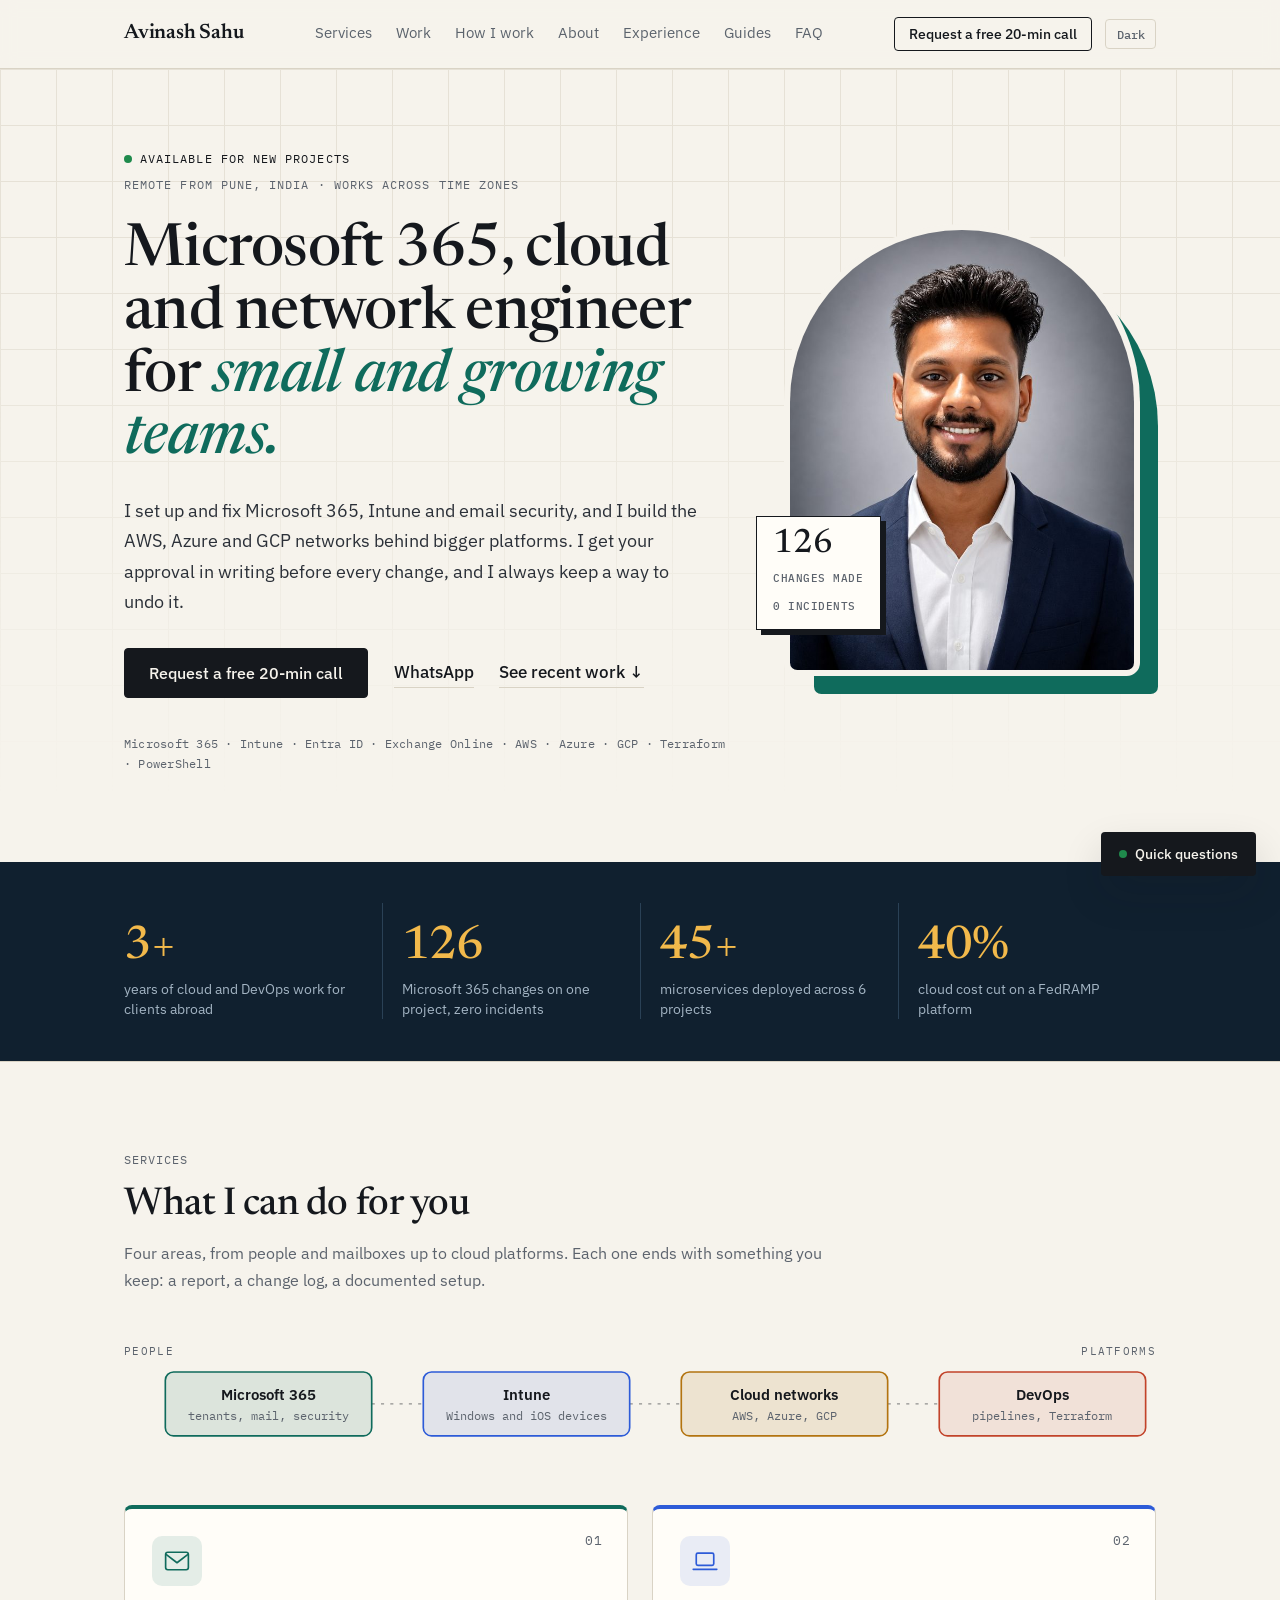
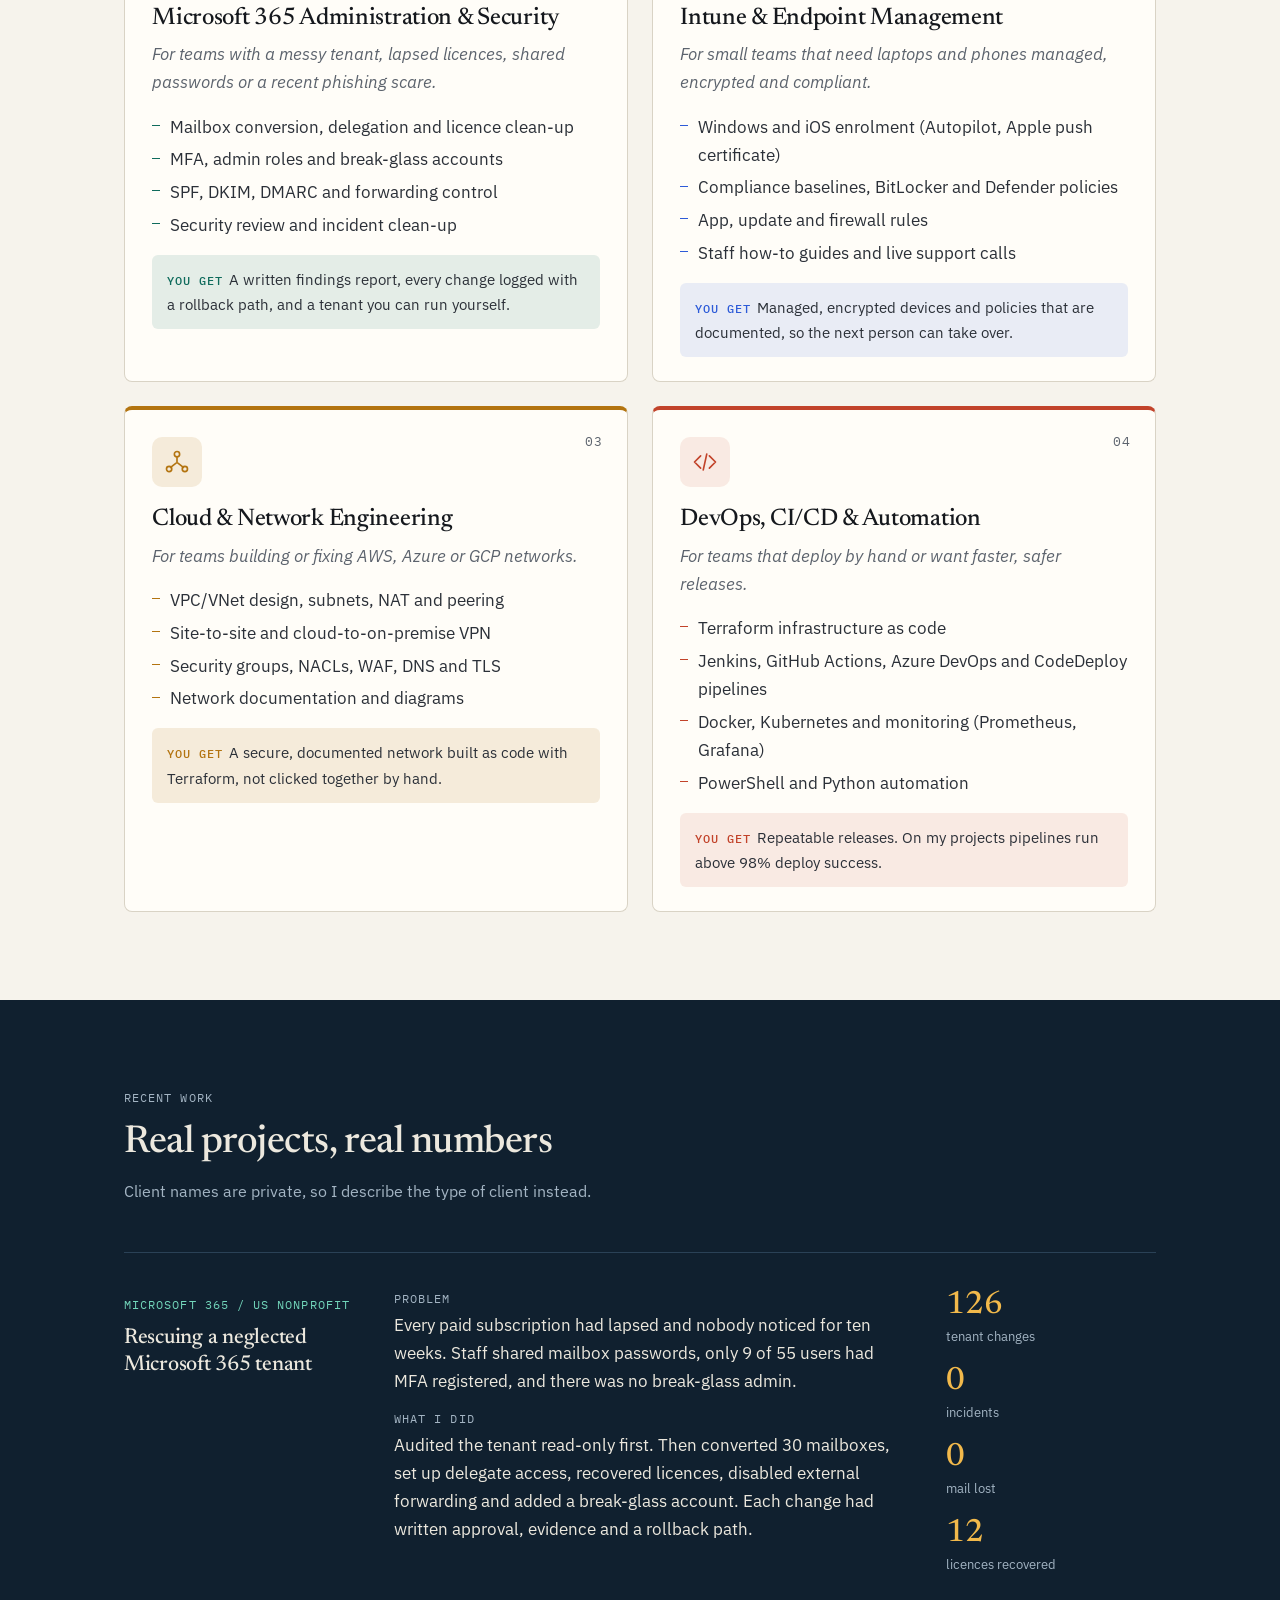
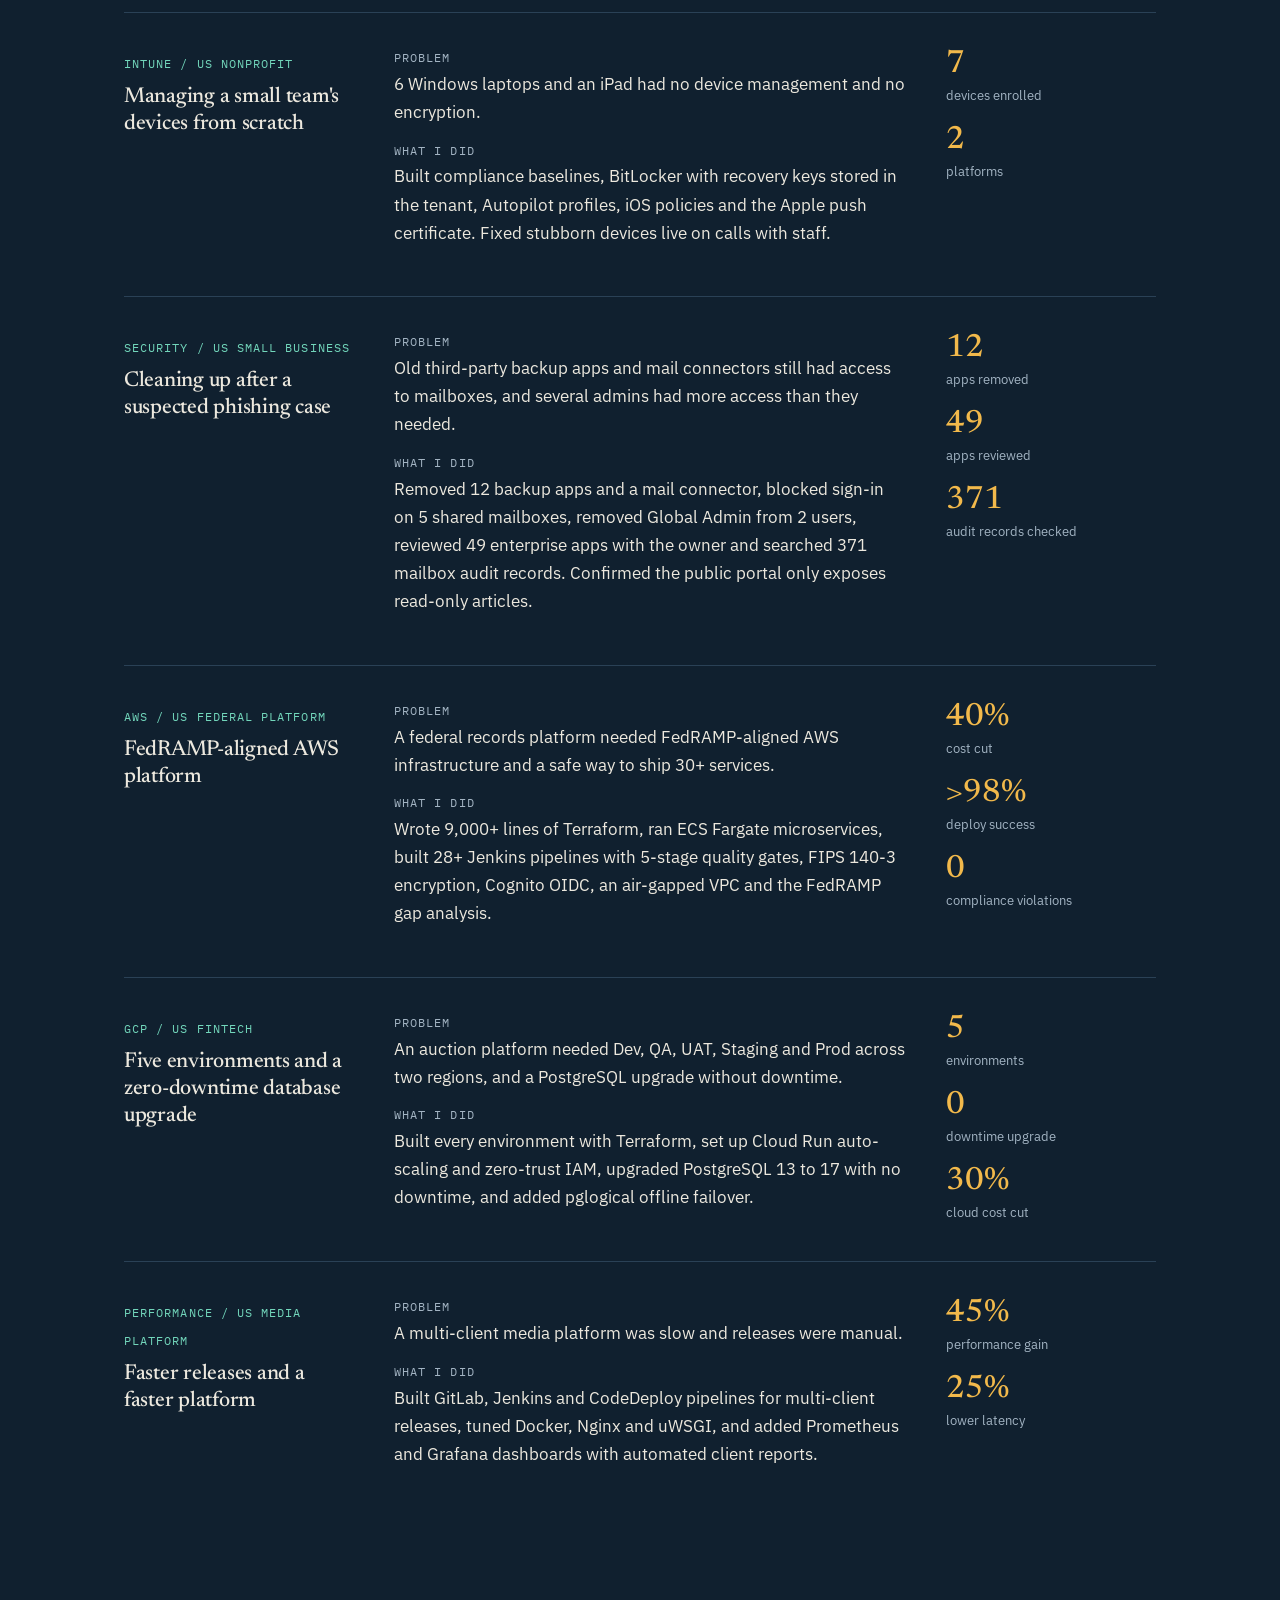
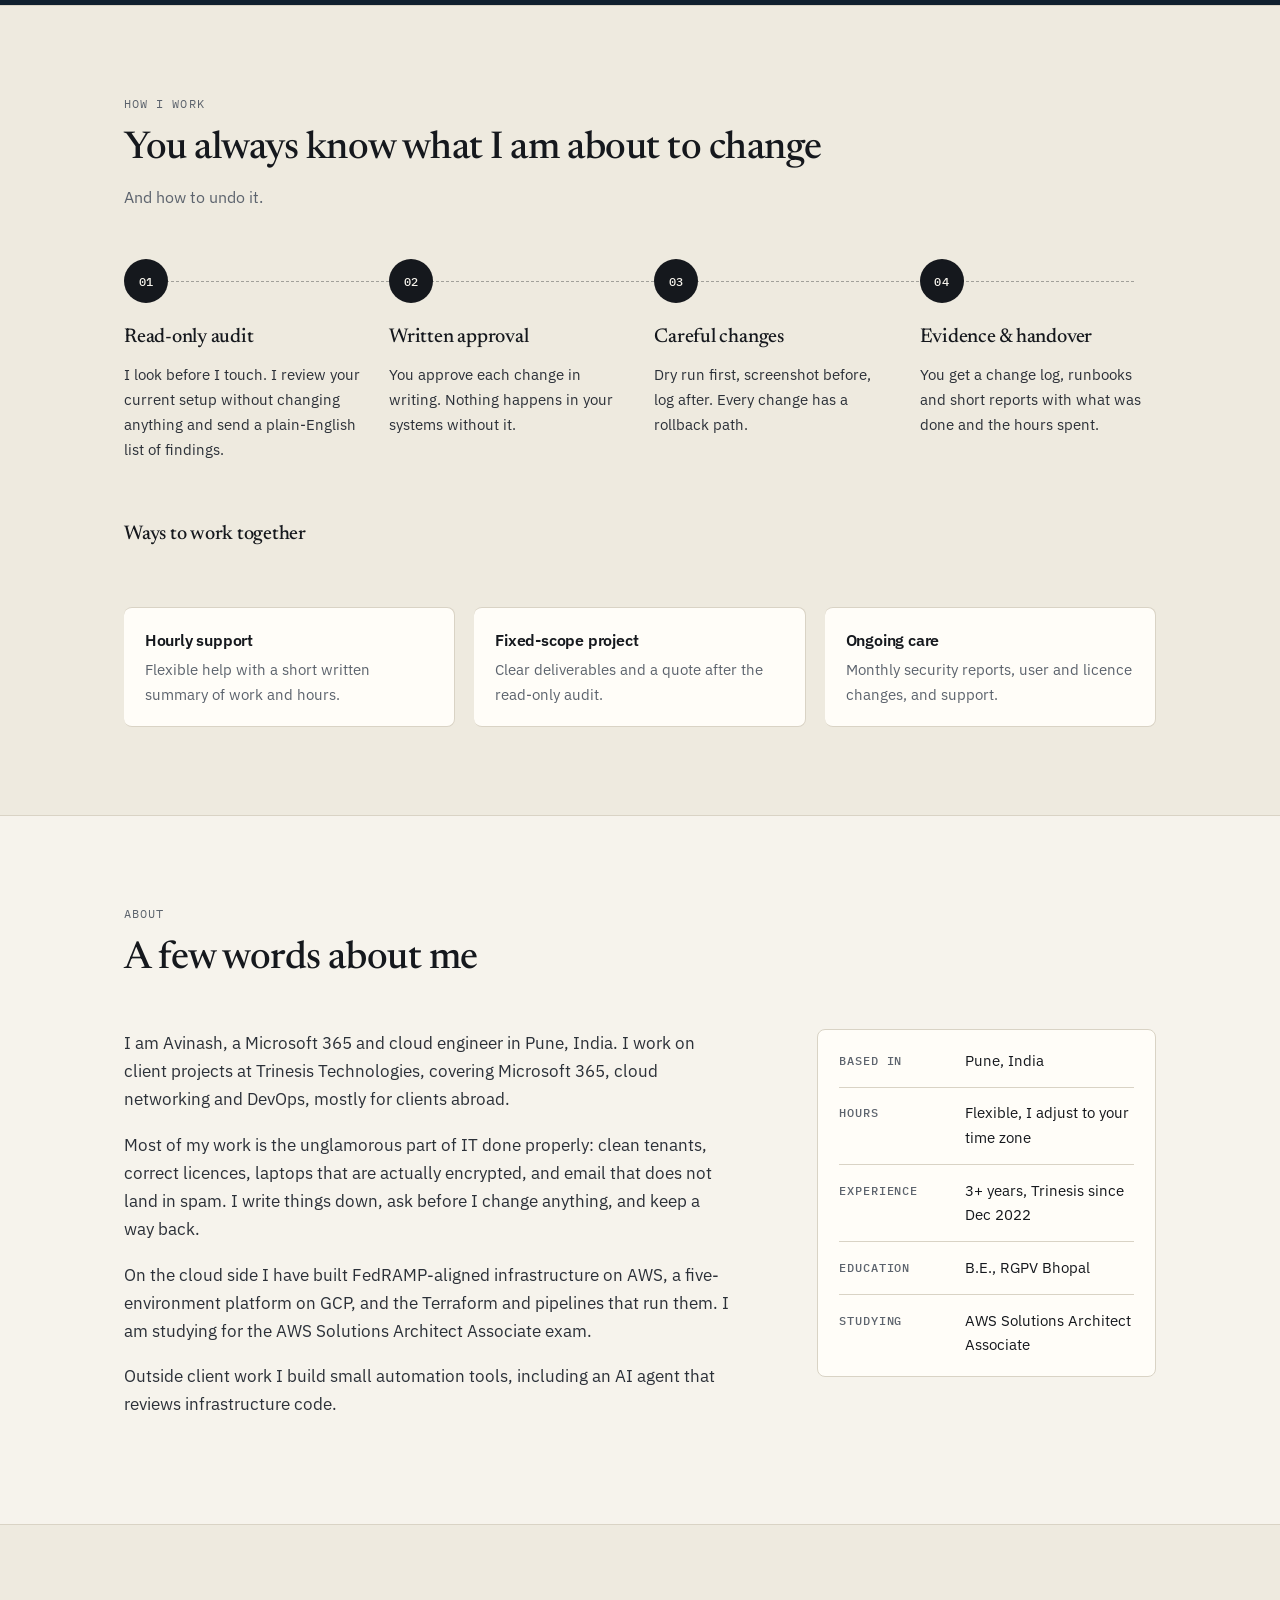
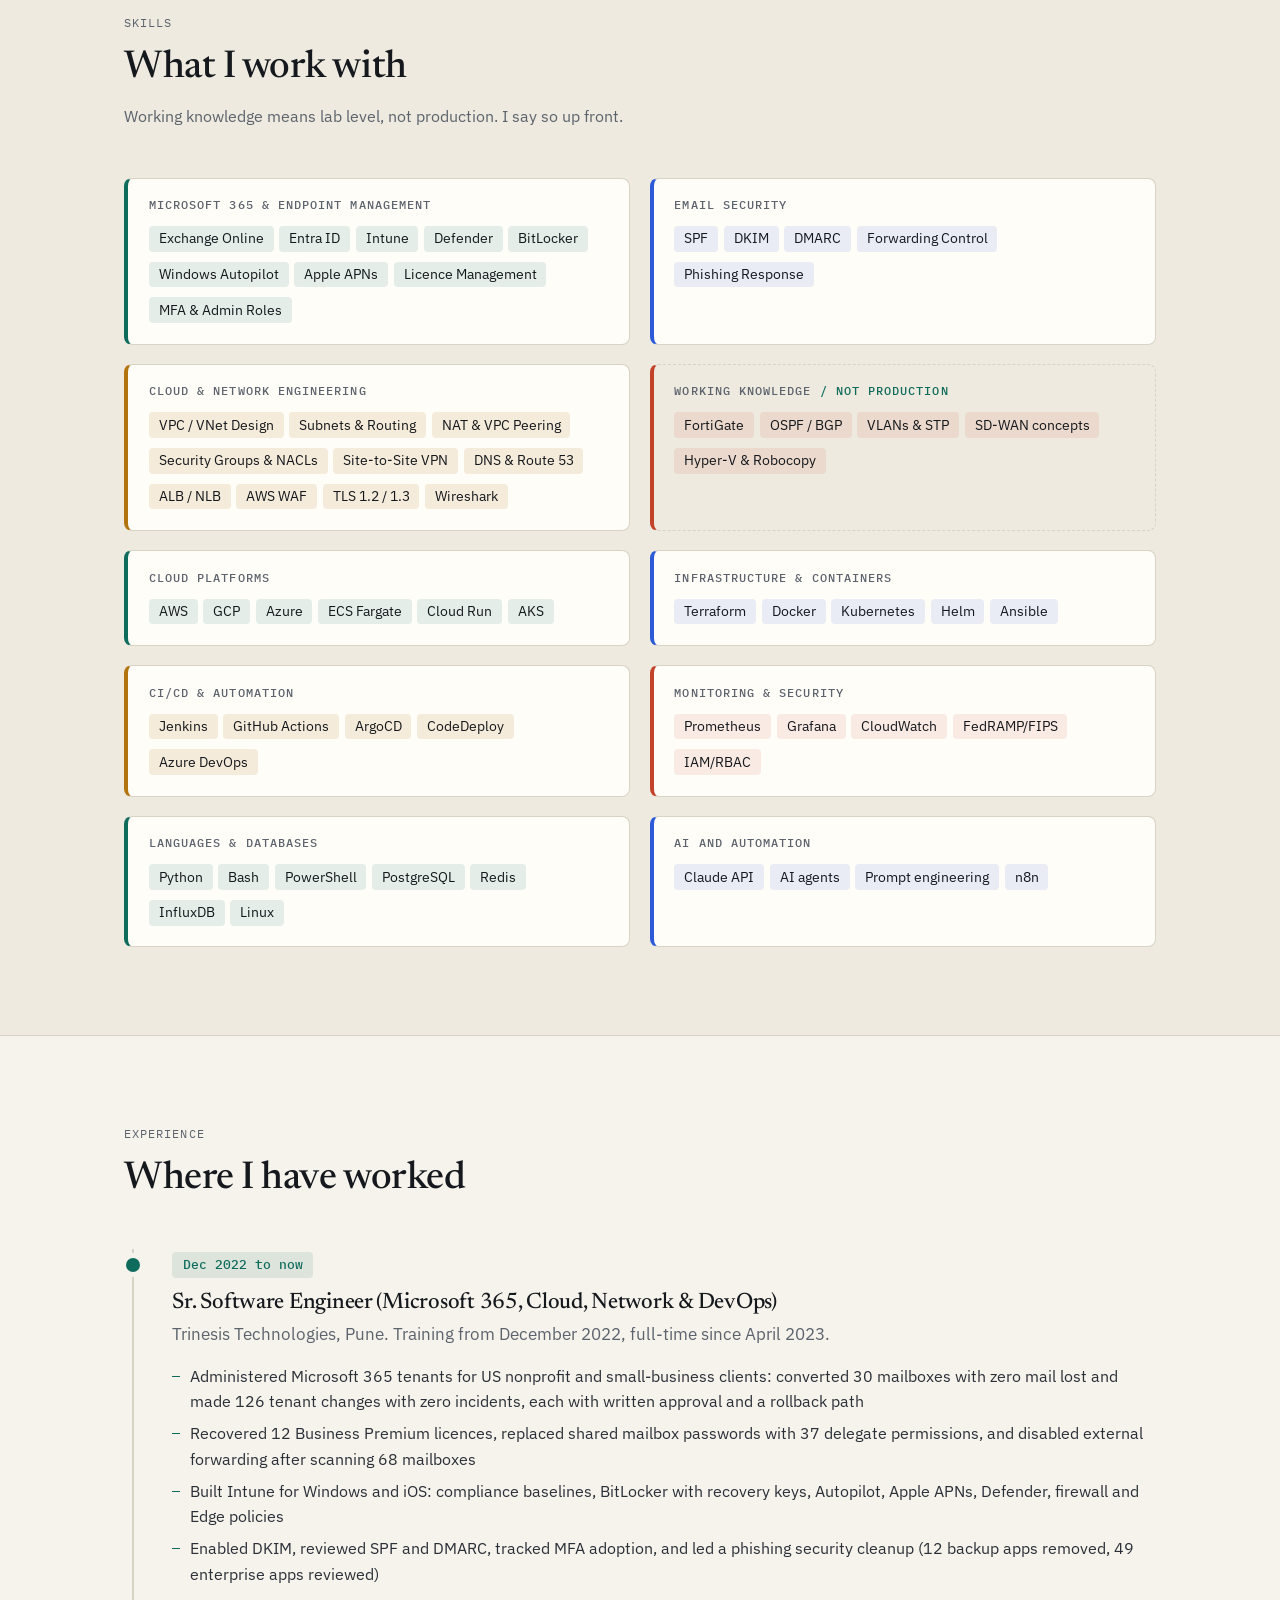
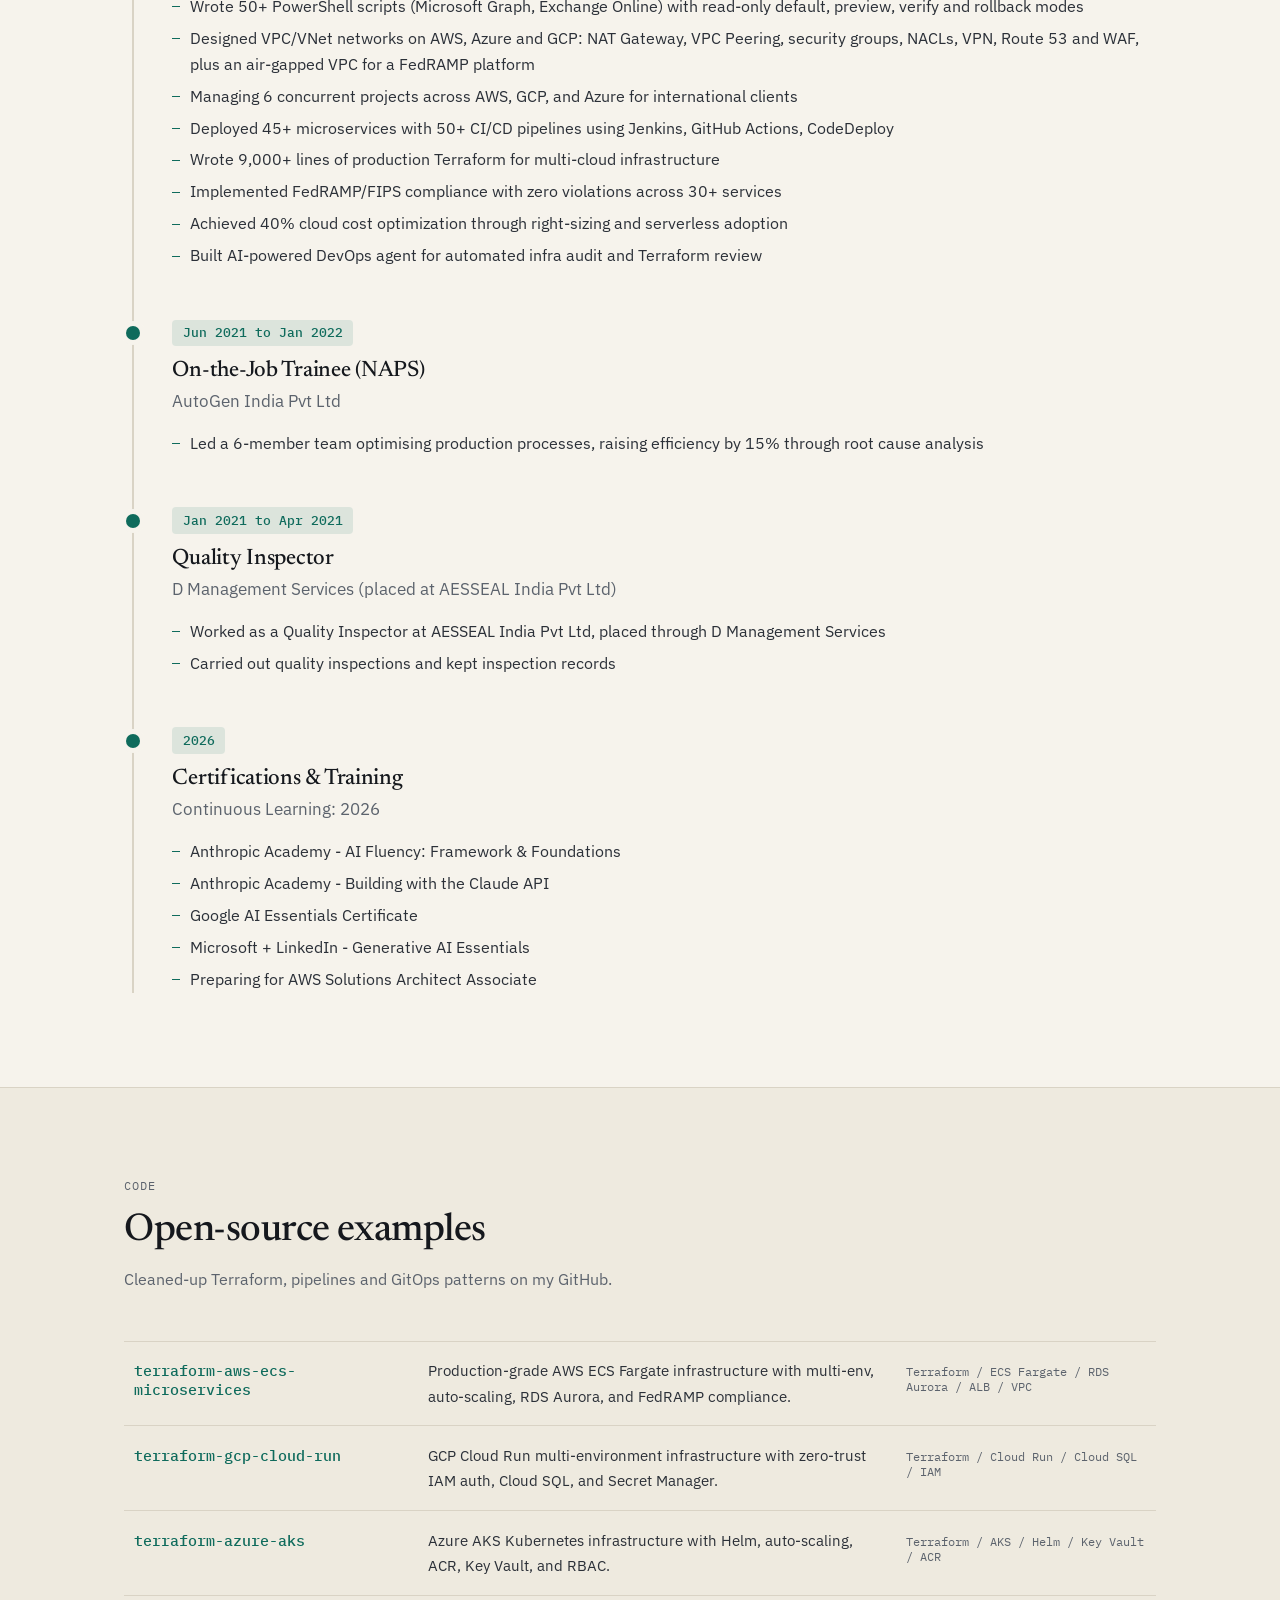
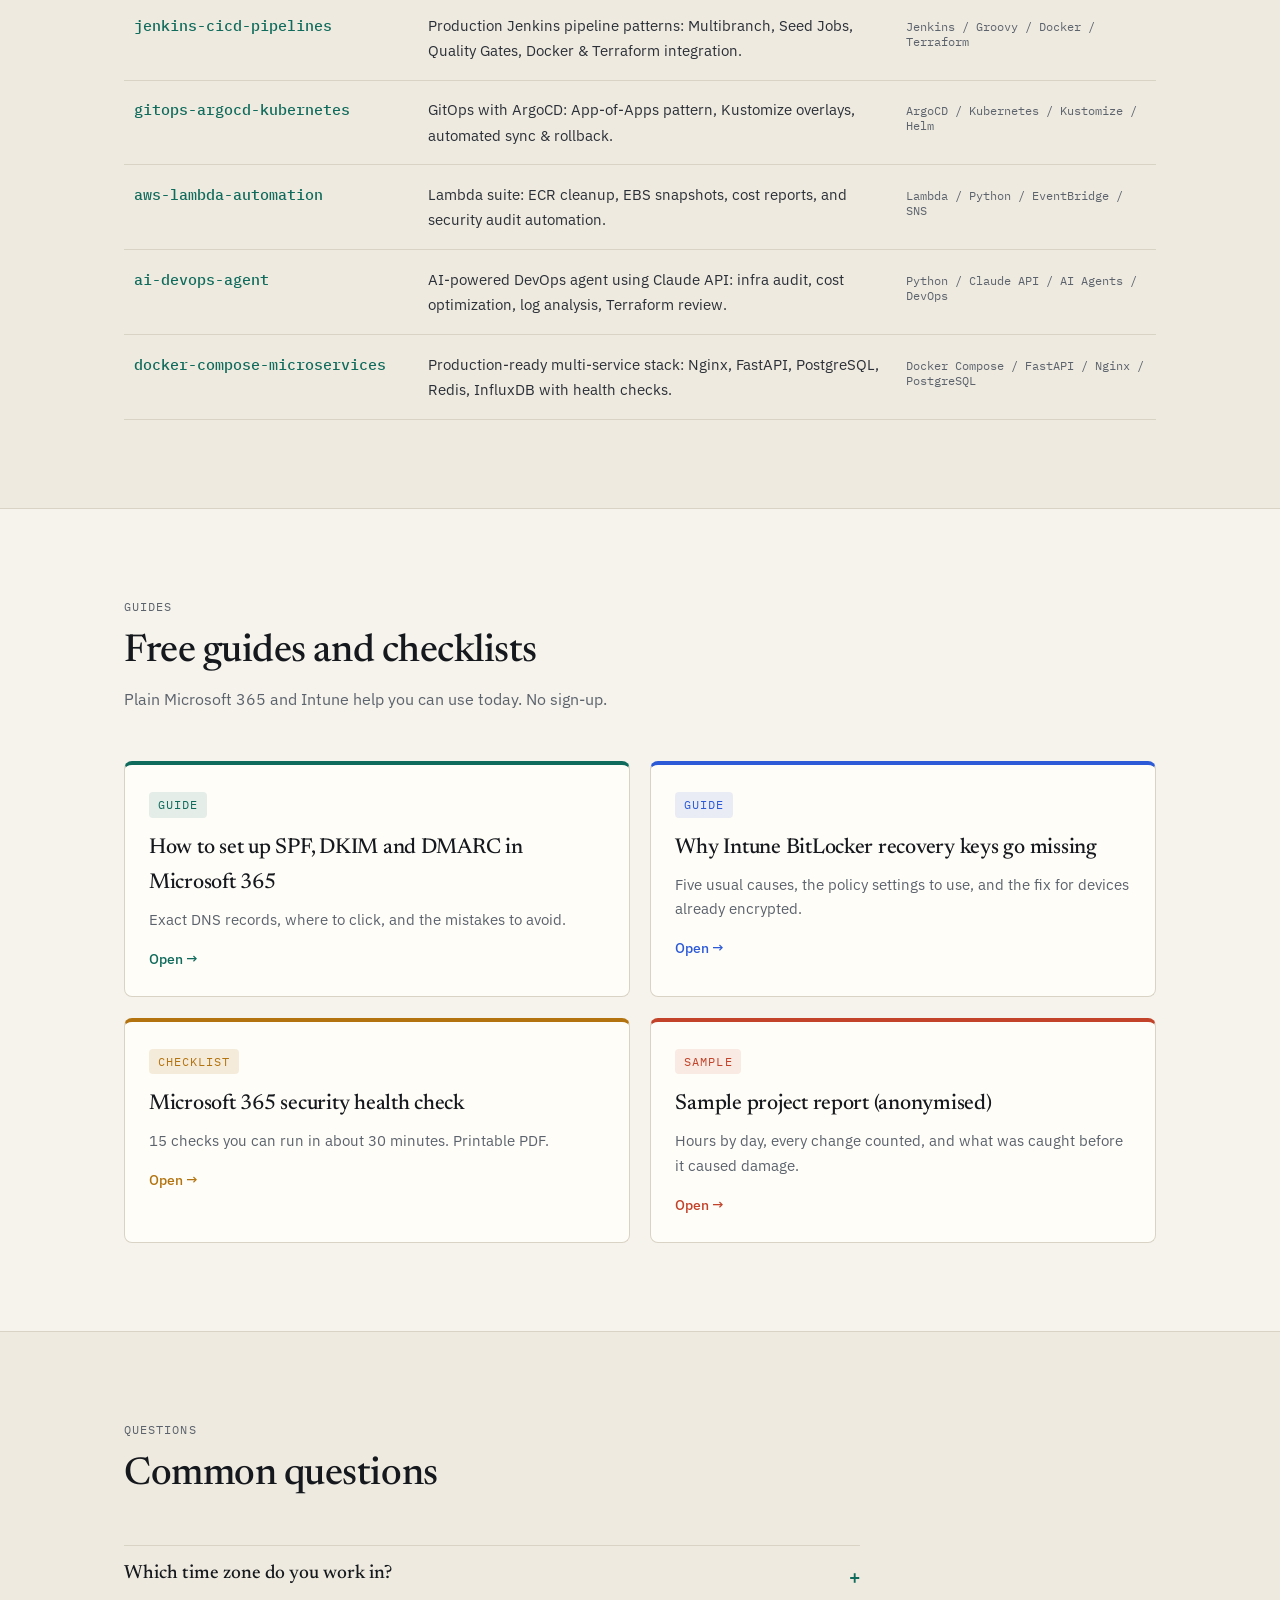
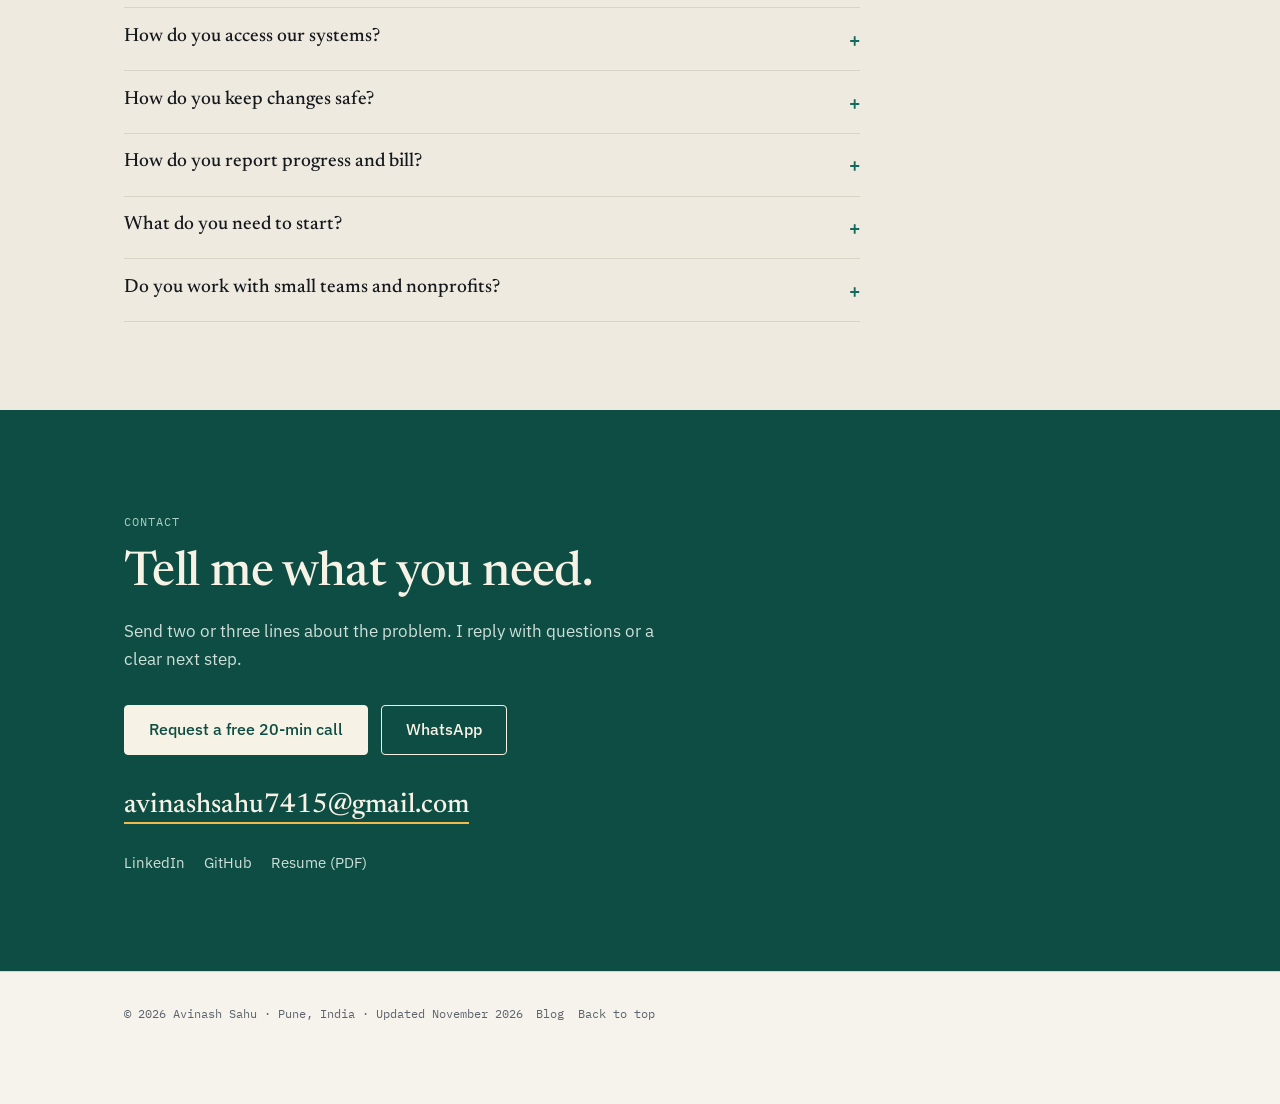
<file: index.html>
<!DOCTYPE html>
<html lang="en" data-theme="light">
<head>
  <meta charset="UTF-8" />
  <meta name="viewport" content="width=device-width, initial-scale=1.0" />
  <title>Avinash Sahu | Microsoft 365, Cloud & Network Engineer for Hire</title>
  <meta name="description" content="Remote Microsoft 365, Intune, cloud and network engineer for small and growing teams. Exchange Online, Entra ID, email security, AWS, Azure and GCP networking. Every change approved in writing and reversible." />
  <link rel="canonical" href="https://1998avinashsahu.github.io/portfolio/" />
  <meta name="theme-color" content="#f6f3ec" />
  <meta name="author" content="Avinash Sahu" />
  <meta property="og:type" content="website" />
  <meta property="og:site_name" content="Avinash Sahu" />
  <meta property="og:title" content="Avinash Sahu | Microsoft 365, Cloud & Network Engineer for Hire" />
  <meta property="og:description" content="Remote Microsoft 365, Intune, cloud and network engineer for small and growing teams. Exchange Online, Entra ID, email security, AWS, Azure and GCP networking. Every change approved in writing and reversible." />
  <meta property="og:url" content="https://1998avinashsahu.github.io/portfolio/" />
  <meta property="og:image" content="https://1998avinashsahu.github.io/portfolio/assets/og-image.jpg" />
  <meta property="og:image:width" content="1200" />
  <meta property="og:image:height" content="630" />
  <meta name="twitter:card" content="summary_large_image" />
  <meta name="twitter:title" content="Avinash Sahu | Microsoft 365, Cloud & Network Engineer for Hire" />
  <meta name="twitter:description" content="Remote Microsoft 365, Intune, cloud and network engineer for small and growing teams. Exchange Online, Entra ID, email security, AWS, Azure and GCP networking. Every change approved in writing and reversible." />
  <meta name="twitter:image" content="https://1998avinashsahu.github.io/portfolio/assets/og-image.jpg" />
  <link rel="icon" href="data:image/svg+xml,%3Csvg xmlns='http://www.w3.org/2000/svg' viewBox='0 0 64 64'%3E%3Crect width='64' height='64' rx='8' fill='%2315181d'/%3E%3Ctext x='32' y='42' font-size='30' font-family='Georgia,serif' font-weight='700' text-anchor='middle' fill='%23f6f3ec'%3EAS%3C/text%3E%3C/svg%3E" />
  <script>try{var t=localStorage.getItem('theme');if(t)document.documentElement.setAttribute('data-theme',t)}catch(e){}</script>
  <link rel="preconnect" href="https://fonts.googleapis.com" /><link rel="preconnect" href="https://fonts.gstatic.com" crossorigin /><link href="https://fonts.googleapis.com/css2?family=IBM+Plex+Mono:wght@400;500&family=IBM+Plex+Sans:wght@400;500;600&family=Newsreader:ital,opsz,wght@0,6..72,400;0,6..72,500;0,6..72,600;1,6..72,400&display=swap" rel="stylesheet" />
  <link rel="stylesheet" href="style.css" />
  <script type="application/ld+json">{"@context": "https://schema.org", "@type": "Person", "name": "Avinash Sahu", "jobTitle": "Microsoft 365, Cloud and Network Engineer", "url": "https://1998avinashsahu.github.io/portfolio/", "image": "https://1998avinashsahu.github.io/portfolio/assets/avinash.jpg", "email": "mailto:avinashsahu7415@gmail.com", "address": {"@type": "PostalAddress", "addressLocality": "Pune", "addressCountry": "IN"}, "sameAs": ["https://www.linkedin.com/in/avinash-sahu-0ba434181/", "https://github.com/1998avinashsahu"], "knowsAbout": ["Microsoft 365", "Exchange Online", "Microsoft Entra ID", "Microsoft Intune", "Email security", "AWS", "Azure", "Google Cloud", "Cloud networking", "Terraform", "CI/CD", "PowerShell", "FedRAMP"]}</script>
</head>
<body>
  <a class="skip-link" href="#main">Skip to content</a>
  <div class="scroll-progress" id="scrollProgress" aria-hidden="true"></div>

  <header class="nav" id="navbar">
    <div class="wrap nav-inner">
      <a class="nav-logo" href="#top">Avinash Sahu</a>
      <nav class="nav-menu" id="navMenu" aria-label="Main">
        <a href="#services" class="nav-link">Services</a>
        <a href="#work" class="nav-link">Work</a>
        <a href="#process" class="nav-link">How I work</a>
        <a href="#about" class="nav-link">About</a>
        <a href="#experience" class="nav-link">Experience</a>
        <a href="#guides" class="nav-link">Guides</a>
        <a href="#faq" class="nav-link">FAQ</a>
      </nav>
      <div class="nav-right">
        <a data-book href="#" class="btn btn-sm"><span class="book-label">Request a free call</span></a>
        <button class="theme-btn" id="themeToggle" aria-label="Switch between light and dark"><span class="t-to-dark">Dark</span><span class="t-to-light">Light</span></button>
        <button class="hamburger" id="hamburger" aria-label="Open menu"><span></span><span></span><span></span></button>
      </div>
    </div>
  </header>

  <main id="main">
  <section class="hero" id="top">
    <div class="hero-bg" aria-hidden="true"></div>
    <div class="wrap">
      <div class="hero-grid">
        <div>
          <div class="kicker label"><span class="avail"><span class="dot"></span> Available for new projects</span><span>Remote from Pune, India &middot; works across time zones</span></div>
          <h1>Microsoft 365, cloud and network engineer for <em>small and growing teams.</em></h1>
          <p class="lead">I set up and fix Microsoft 365, Intune and email security, and I build the AWS, Azure and GCP networks behind bigger platforms. I get your approval in writing before every change, and I always keep a way to undo it.</p>
          <div class="hero-cta">
            <a data-book href="#" class="btn btn-primary btn-lg"><span class="book-label">Request a free 20-min call</span></a>
            <a data-wa href="#" class="arrow-link">WhatsApp</a>
            <a href="#work" class="arrow-link">See recent work &darr;</a>
          </div>
          <p class="worksline">Microsoft 365 &middot; Intune &middot; Entra ID &middot; Exchange Online &middot; AWS &middot; Azure &middot; GCP &middot; Terraform &middot; PowerShell</p>
        </div>
        <div class="hero-visual">
          <div class="photo-frame">
            <img src="assets/avinash.jpg" alt="Portrait of Avinash Sahu" width="330" height="440" fetchpriority="high" />
            <div class="stamp"><b>126</b><span>changes made<br>0 incidents</span></div>
          </div>
        </div>
      </div>
    </div>
  </section>

  <section class="band facts-band" aria-label="Key numbers">
    <div class="wrap facts">
      <div class="fact"><b>3+</b><span>years of cloud and DevOps work for clients abroad</span></div>
      <div class="fact"><b>126</b><span>Microsoft 365 changes on one project, zero incidents</span></div>
      <div class="fact"><b>45+</b><span>microservices deployed across 6 projects</span></div>
      <div class="fact"><b>40%</b><span>cloud cost cut on a FedRAMP platform</span></div>
    </div>
  </section>

  <section class="section" id="services">
    <div class="wrap">
      <div class="sec-head"><span class="label">Services</span><h2>What I can do for you</h2><p>Four areas, from people and mailboxes up to cloud platforms. Each one ends with something you keep: a report, a change log, a documented setup.</p></div>
      <div class="map">
        <svg viewBox="0 0 1000 118" role="img" aria-label="The four service areas in a row, from people and mailboxes to cloud platforms">
          <path class="line" d="M240 61 H290"/><path class="line" d="M490 61 H540"/><path class="line" d="M740 61 H790"/>
          <text class="ends" x="0" y="14">PEOPLE</text><text class="ends" x="1000" y="14" text-anchor="end">PLATFORMS</text>
          <g><rect class="node n1" x="40" y="30" width="200" height="62" rx="8"/><text class="t1" x="140" y="57" text-anchor="middle">Microsoft 365</text><text class="t2" x="140" y="77" text-anchor="middle">tenants, mail, security</text></g>
          <g><rect class="node n2" x="290" y="30" width="200" height="62" rx="8"/><text class="t1" x="390" y="57" text-anchor="middle">Intune</text><text class="t2" x="390" y="77" text-anchor="middle">Windows and iOS devices</text></g>
          <g><rect class="node n3" x="540" y="30" width="200" height="62" rx="8"/><text class="t1" x="640" y="57" text-anchor="middle">Cloud networks</text><text class="t2" x="640" y="77" text-anchor="middle">AWS, Azure, GCP</text></g>
          <g><rect class="node n4" x="790" y="30" width="200" height="62" rx="8"/><text class="t1" x="890" y="57" text-anchor="middle">DevOps</text><text class="t2" x="890" y="77" text-anchor="middle">pipelines, Terraform</text></g>
        </svg>
      </div>
      <div class="svc-grid">
        <article class="svc c1">
          <span class="label">01</span>
          <div class="ico"><svg viewBox="0 0 32 32" aria-hidden="true"><rect x="3" y="6" width="26" height="20" rx="2.5"/><path d="M3.5 8.5l12.5 9.5 12.5-9.5"/></svg></div>
          <h3>Microsoft 365 Administration &amp; Security</h3>
          <p class="fit">For teams with a messy tenant, lapsed licences, shared passwords or a recent phishing scare.</p>
          <ul><li>Mailbox conversion, delegation and licence clean-up</li><li>MFA, admin roles and break-glass accounts</li><li>SPF, DKIM, DMARC and forwarding control</li><li>Security review and incident clean-up</li></ul>
          <p class="out"><b>You get</b>A written findings report, every change logged with a rollback path, and a tenant you can run yourself.</p>
        </article>
        <article class="svc c2">
          <span class="label">02</span>
          <div class="ico"><svg viewBox="0 0 32 32" aria-hidden="true"><rect x="6" y="7" width="20" height="14" rx="1.8"/><path d="M2.5 25.5h27"/></svg></div>
          <h3>Intune &amp; Endpoint Management</h3>
          <p class="fit">For small teams that need laptops and phones managed, encrypted and compliant.</p>
          <ul><li>Windows and iOS enrolment (Autopilot, Apple push certificate)</li><li>Compliance baselines, BitLocker and Defender policies</li><li>App, update and firewall rules</li><li>Staff how-to guides and live support calls</li></ul>
          <p class="out"><b>You get</b>Managed, encrypted devices and policies that are documented, so the next person can take over.</p>
        </article>
        <article class="svc c3">
          <span class="label">03</span>
          <div class="ico"><svg viewBox="0 0 32 32" aria-hidden="true"><circle cx="16" cy="7" r="3"/><circle cx="7" cy="24" r="3"/><circle cx="25" cy="24" r="3"/><path d="M16 10v6.5M16 16.5l-7.3 5.7M16 16.5l7.3 5.7"/></svg></div>
          <h3>Cloud &amp; Network Engineering</h3>
          <p class="fit">For teams building or fixing AWS, Azure or GCP networks.</p>
          <ul><li>VPC/VNet design, subnets, NAT and peering</li><li>Site-to-site and cloud-to-on-premise VPN</li><li>Security groups, NACLs, WAF, DNS and TLS</li><li>Network documentation and diagrams</li></ul>
          <p class="out"><b>You get</b>A secure, documented network built as code with Terraform, not clicked together by hand.</p>
        </article>
        <article class="svc c4">
          <span class="label">04</span>
          <div class="ico"><svg viewBox="0 0 32 32" aria-hidden="true"><path d="M11 9L4 16l7 7M21 9l7 7-7 7M18 7l-4 18"/></svg></div>
          <h3>DevOps, CI/CD &amp; Automation</h3>
          <p class="fit">For teams that deploy by hand or want faster, safer releases.</p>
          <ul><li>Terraform infrastructure as code</li><li>Jenkins, GitHub Actions, Azure DevOps and CodeDeploy pipelines</li><li>Docker, Kubernetes and monitoring (Prometheus, Grafana)</li><li>PowerShell and Python automation</li></ul>
          <p class="out"><b>You get</b>Repeatable releases. On my projects pipelines run above 98% deploy success.</p>
        </article>
      </div>
    </div>
  </section>

  <section class="section band" id="work">
    <div class="wrap">
      <div class="sec-head"><span class="label">Recent work</span><h2>Real projects, real numbers</h2><p>Client names are private, so I describe the type of client instead.</p></div>

      <article class="case">
        <div><span class="label">Microsoft 365 / US nonprofit</span><h3>Rescuing a neglected Microsoft 365 tenant</h3></div>
        <div class="col-text">
          <p><span class="label">Problem</span>Every paid subscription had lapsed and nobody noticed for ten weeks. Staff shared mailbox passwords, only 9 of 55 users had MFA registered, and there was no break-glass admin.</p>
          <p><span class="label">What I did</span>Audited the tenant read-only first. Then converted 30 mailboxes, set up delegate access, recovered licences, disabled external forwarding and added a break-glass account. Each change had written approval, evidence and a rollback path.</p>
        </div>
        <div class="results"><div><b>126</b><span>tenant changes</span></div><div><b>0</b><span>incidents</span></div><div><b>0</b><span>mail lost</span></div><div><b>12</b><span>licences recovered</span></div></div>
      </article>
      <article class="case">
        <div><span class="label">Intune / US nonprofit</span><h3>Managing a small team's devices from scratch</h3></div>
        <div class="col-text">
          <p><span class="label">Problem</span>6 Windows laptops and an iPad had no device management and no encryption.</p>
          <p><span class="label">What I did</span>Built compliance baselines, BitLocker with recovery keys stored in the tenant, Autopilot profiles, iOS policies and the Apple push certificate. Fixed stubborn devices live on calls with staff.</p>
        </div>
        <div class="results"><div><b>7</b><span>devices enrolled</span></div><div><b>2</b><span>platforms</span></div></div>
      </article>
      <article class="case">
        <div><span class="label">Security / US small business</span><h3>Cleaning up after a suspected phishing case</h3></div>
        <div class="col-text">
          <p><span class="label">Problem</span>Old third-party backup apps and mail connectors still had access to mailboxes, and several admins had more access than they needed.</p>
          <p><span class="label">What I did</span>Removed 12 backup apps and a mail connector, blocked sign-in on 5 shared mailboxes, removed Global Admin from 2 users, reviewed 49 enterprise apps with the owner and searched 371 mailbox audit records. Confirmed the public portal only exposes read-only articles.</p>
        </div>
        <div class="results"><div><b>12</b><span>apps removed</span></div><div><b>49</b><span>apps reviewed</span></div><div><b>371</b><span>audit records checked</span></div></div>
      </article>
      <article class="case">
        <div><span class="label">AWS / US federal platform</span><h3>FedRAMP-aligned AWS platform</h3></div>
        <div class="col-text">
          <p><span class="label">Problem</span>A federal records platform needed FedRAMP-aligned AWS infrastructure and a safe way to ship 30+ services.</p>
          <p><span class="label">What I did</span>Wrote 9,000+ lines of Terraform, ran ECS Fargate microservices, built 28+ Jenkins pipelines with 5-stage quality gates, FIPS 140-3 encryption, Cognito OIDC, an air-gapped VPC and the FedRAMP gap analysis.</p>
        </div>
        <div class="results"><div><b>40%</b><span>cost cut</span></div><div><b>&gt;98%</b><span>deploy success</span></div><div><b>0</b><span>compliance violations</span></div></div>
      </article>
      <article class="case">
        <div><span class="label">GCP / US fintech</span><h3>Five environments and a zero-downtime database upgrade</h3></div>
        <div class="col-text">
          <p><span class="label">Problem</span>An auction platform needed Dev, QA, UAT, Staging and Prod across two regions, and a PostgreSQL upgrade without downtime.</p>
          <p><span class="label">What I did</span>Built every environment with Terraform, set up Cloud Run auto-scaling and zero-trust IAM, upgraded PostgreSQL 13 to 17 with no downtime, and added pglogical offline failover.</p>
        </div>
        <div class="results"><div><b>5</b><span>environments</span></div><div><b>0</b><span>downtime upgrade</span></div><div><b>30%</b><span>cloud cost cut</span></div></div>
      </article>
      <article class="case">
        <div><span class="label">Performance / US media platform</span><h3>Faster releases and a faster platform</h3></div>
        <div class="col-text">
          <p><span class="label">Problem</span>A multi-client media platform was slow and releases were manual.</p>
          <p><span class="label">What I did</span>Built GitLab, Jenkins and CodeDeploy pipelines for multi-client releases, tuned Docker, Nginx and uWSGI, and added Prometheus and Grafana dashboards with automated client reports.</p>
        </div>
        <div class="results"><div><b>45%</b><span>performance gain</span></div><div><b>25%</b><span>lower latency</span></div></div>
      </article>
    </div>
  </section>

  <section class="section" id="testimonials" hidden>
    <div class="wrap">
      <div class="sec-head"><span class="label">Clients</span><h2>What clients say</h2></div>
      <div class="quote-grid" id="testimonialGrid"></div>
    </div>
  </section>

  <section class="section alt" id="process">
    <div class="wrap">
      <div class="sec-head"><span class="label">How I work</span><h2>You always know what I am about to change</h2><p>And how to undo it.</p></div>
      <ol class="steps"><li class="step"><span class="num">01</span><h3>Read-only audit</h3><p>I look before I touch. I review your current setup without changing anything and send a plain-English list of findings.</p></li><li class="step"><span class="num">02</span><h3>Written approval</h3><p>You approve each change in writing. Nothing happens in your systems without it.</p></li><li class="step"><span class="num">03</span><h3>Careful changes</h3><p>Dry run first, screenshot before, log after. Every change has a rollback path.</p></li><li class="step"><span class="num">04</span><h3>Evidence &amp; handover</h3><p>You get a change log, runbooks and short reports with what was done and the hours spent.</p></li></ol>
      <h3 class="ways-title">Ways to work together</h3>
      <div class="ways"><div class="way"><h3>Hourly support</h3><p>Flexible help with a short written summary of work and hours.</p></div><div class="way"><h3>Fixed-scope project</h3><p>Clear deliverables and a quote after the read-only audit.</p></div><div class="way"><h3>Ongoing care</h3><p>Monthly security reports, user and licence changes, and support.</p></div></div>
    </div>
  </section>

  <section class="section" id="about">
    <div class="wrap">
      <div class="sec-head"><span class="label">About</span><h2>A few words about me</h2></div>
      <div class="about-grid">
        <div class="about-text">
          <p>I am Avinash, a Microsoft 365 and cloud engineer in Pune, India. I work on client projects at Trinesis Technologies, covering Microsoft 365, cloud networking and DevOps, mostly for clients abroad.</p>
          <p>Most of my work is the unglamorous part of IT done properly: clean tenants, correct licences, laptops that are actually encrypted, and email that does not land in spam. I write things down, ask before I change anything, and keep a way back.</p>
          <p>On the cloud side I have built FedRAMP-aligned infrastructure on AWS, a five-environment platform on GCP, and the Terraform and pipelines that run them. I am studying for the AWS Solutions Architect Associate exam.</p>
          <p>Outside client work I build small automation tools, including an AI agent that reviews infrastructure code.</p>
        </div>
        <dl class="glance">
          <div><dt>Based in</dt><dd>Pune, India</dd></div>
          <div><dt>Hours</dt><dd>Flexible, I adjust to your time zone</dd></div>
          <div><dt>Experience</dt><dd>3+ years, Trinesis since Dec 2022</dd></div>
          <div><dt>Education</dt><dd>B.E., RGPV Bhopal</dd></div>
          <div><dt>Studying</dt><dd>AWS Solutions Architect Associate</dd></div>
        </dl>
      </div>
    </div>
  </section>

  <section class="section alt" id="skills">
    <div class="wrap">
      <div class="sec-head"><span class="label">Skills</span><h2>What I work with</h2><p>Working knowledge means lab level, not production. I say so up front.</p></div>
      <div class="skill-grid"><div class="skill c1"><h3>Microsoft 365 &amp; Endpoint Management</h3><p><span class=pill>Exchange Online</span><span class=pill>Entra ID</span><span class=pill>Intune</span><span class=pill>Defender</span><span class=pill>BitLocker</span><span class=pill>Windows Autopilot</span><span class=pill>Apple APNs</span><span class=pill>Licence Management</span><span class=pill>MFA &amp; Admin Roles</span></p></div><div class="skill c2"><h3>Email Security</h3><p><span class=pill>SPF</span><span class=pill>DKIM</span><span class=pill>DMARC</span><span class=pill>Forwarding Control</span><span class=pill>Phishing Response</span></p></div><div class="skill c3"><h3>Cloud &amp; Network Engineering</h3><p><span class=pill>VPC / VNet Design</span><span class=pill>Subnets &amp; Routing</span><span class=pill>NAT &amp; VPC Peering</span><span class=pill>Security Groups &amp; NACLs</span><span class=pill>Site-to-Site VPN</span><span class=pill>DNS &amp; Route 53</span><span class=pill>ALB / NLB</span><span class=pill>AWS WAF</span><span class=pill>TLS 1.2 / 1.3</span><span class=pill>Wireshark</span></p></div><div class="skill c4 note"><h3>Working Knowledge</h3><p><span class=pill>FortiGate</span><span class=pill>OSPF / BGP</span><span class=pill>VLANs &amp; STP</span><span class=pill>SD-WAN concepts</span><span class=pill>Hyper-V &amp; Robocopy</span></p></div><div class="skill c1"><h3>Cloud Platforms</h3><p><span class=pill>AWS</span><span class=pill>GCP</span><span class=pill>Azure</span><span class=pill>ECS Fargate</span><span class=pill>Cloud Run</span><span class=pill>AKS</span></p></div><div class="skill c2"><h3>Infrastructure &amp; Containers</h3><p><span class=pill>Terraform</span><span class=pill>Docker</span><span class=pill>Kubernetes</span><span class=pill>Helm</span><span class=pill>Ansible</span></p></div><div class="skill c3"><h3>CI/CD &amp; Automation</h3><p><span class=pill>Jenkins</span><span class=pill>GitHub Actions</span><span class=pill>ArgoCD</span><span class=pill>CodeDeploy</span><span class=pill>Azure DevOps</span></p></div><div class="skill c4"><h3>Monitoring &amp; Security</h3><p><span class=pill>Prometheus</span><span class=pill>Grafana</span><span class=pill>CloudWatch</span><span class=pill>FedRAMP/FIPS</span><span class=pill>IAM/RBAC</span></p></div><div class="skill c1"><h3>Languages &amp; Databases</h3><p><span class=pill>Python</span><span class=pill>Bash</span><span class=pill>PowerShell</span><span class=pill>PostgreSQL</span><span class=pill>Redis</span><span class=pill>InfluxDB</span><span class=pill>Linux</span></p></div><div class="skill c2"><h3>AI and automation</h3><p><span class=pill>Claude API</span><span class=pill>AI agents</span><span class=pill>Prompt engineering</span><span class=pill>n8n</span></p></div></div>
    </div>
  </section>

  <section class="section" id="experience">
    <div class="wrap">
      <div class="sec-head"><span class="label">Experience</span><h2>Where I have worked</h2></div>
      <div class="jobs"><div class="job"><div class="when">Dec 2022 to now</div><div><h3>Sr. Software Engineer (Microsoft 365, Cloud, Network &amp; DevOps)</h3><p class="co">Trinesis Technologies, Pune. Training from December 2022, full-time since April 2023.</p><ul><li>Administered Microsoft 365 tenants for US nonprofit and small-business clients: converted 30 mailboxes with zero mail lost and made 126 tenant changes with zero incidents, each with written approval and a rollback path</li><li>Recovered 12 Business Premium licences, replaced shared mailbox passwords with 37 delegate permissions, and disabled external forwarding after scanning 68 mailboxes</li><li>Built Intune for Windows and iOS: compliance baselines, BitLocker with recovery keys, Autopilot, Apple APNs, Defender, firewall and Edge policies</li><li>Enabled DKIM, reviewed SPF and DMARC, tracked MFA adoption, and led a phishing security cleanup (12 backup apps removed, 49 enterprise apps reviewed)</li><li>Wrote 50+ PowerShell scripts (Microsoft Graph, Exchange Online) with read-only default, preview, verify and rollback modes</li><li>Designed VPC/VNet networks on AWS, Azure and GCP: NAT Gateway, VPC Peering, security groups, NACLs, VPN, Route 53 and WAF, plus an air-gapped VPC for a FedRAMP platform</li><li>Managing 6 concurrent projects across AWS, GCP, and Azure for international clients</li><li>Deployed 45+ microservices with 50+ CI/CD pipelines using Jenkins, GitHub Actions, CodeDeploy</li><li>Wrote 9,000+ lines of production Terraform for multi-cloud infrastructure</li><li>Implemented FedRAMP/FIPS compliance with zero violations across 30+ services</li><li>Achieved 40% cloud cost optimization through right-sizing and serverless adoption</li><li>Built AI-powered DevOps agent for automated infra audit and Terraform review</li></ul></div></div><div class="job"><div class="when">Jun 2021 to Jan 2022</div><div><h3>On-the-Job Trainee (NAPS)</h3><p class="co">AutoGen India Pvt Ltd</p><ul><li>Led a 6-member team optimising production processes, raising efficiency by 15% through root cause analysis</li></ul></div></div><div class="job"><div class="when">Jan 2021 to Apr 2021</div><div><h3>Quality Inspector</h3><p class="co">D Management Services (placed at AESSEAL India Pvt Ltd)</p><ul><li>Worked as a Quality Inspector at AESSEAL India Pvt Ltd, placed through D Management Services</li><li>Carried out quality inspections and kept inspection records</li></ul></div></div><div class="job"><div class="when">2026</div><div><h3>Certifications &amp; Training</h3><p class="co">Continuous Learning: 2026</p><ul><li>Anthropic Academy - AI Fluency: Framework &amp; Foundations</li><li>Anthropic Academy - Building with the Claude API</li><li>Google AI Essentials Certificate</li><li>Microsoft + LinkedIn - Generative AI Essentials</li><li>Preparing for AWS Solutions Architect Associate</li></ul></div></div></div>
    </div>
  </section>

  <section class="section alt" id="code">
    <div class="wrap">
      <div class="sec-head"><span class="label">Code</span><h2>Open-source examples</h2><p>Cleaned-up Terraform, pipelines and GitOps patterns on my GitHub.</p></div>
      <div class="repos"><div class="repo"><a href="https://github.com/1998avinashsahu/terraform-aws-ecs-microservices" target="_blank" rel="noopener">terraform-aws-ecs-microservices</a><p>Production-grade AWS ECS Fargate infrastructure with multi-env, auto-scaling, RDS Aurora, and FedRAMP compliance.</p><span class="tech">Terraform / ECS Fargate / RDS Aurora / ALB / VPC</span></div><div class="repo"><a href="https://github.com/1998avinashsahu/terraform-gcp-cloud-run" target="_blank" rel="noopener">terraform-gcp-cloud-run</a><p>GCP Cloud Run multi-environment infrastructure with zero-trust IAM auth, Cloud SQL, and Secret Manager.</p><span class="tech">Terraform / Cloud Run / Cloud SQL / IAM</span></div><div class="repo"><a href="https://github.com/1998avinashsahu/terraform-azure-aks" target="_blank" rel="noopener">terraform-azure-aks</a><p>Azure AKS Kubernetes infrastructure with Helm, auto-scaling, ACR, Key Vault, and RBAC.</p><span class="tech">Terraform / AKS / Helm / Key Vault / ACR</span></div><div class="repo"><a href="https://github.com/1998avinashsahu/jenkins-cicd-pipelines" target="_blank" rel="noopener">jenkins-cicd-pipelines</a><p>Production Jenkins pipeline patterns: Multibranch, Seed Jobs, Quality Gates, Docker &amp; Terraform integration.</p><span class="tech">Jenkins / Groovy / Docker / Terraform</span></div><div class="repo"><a href="https://github.com/1998avinashsahu/gitops-argocd-kubernetes" target="_blank" rel="noopener">gitops-argocd-kubernetes</a><p>GitOps with ArgoCD: App-of-Apps pattern, Kustomize overlays, automated sync &amp; rollback.</p><span class="tech">ArgoCD / Kubernetes / Kustomize / Helm</span></div><div class="repo"><a href="https://github.com/1998avinashsahu/aws-lambda-automation" target="_blank" rel="noopener">aws-lambda-automation</a><p>Lambda suite: ECR cleanup, EBS snapshots, cost reports, and security audit automation.</p><span class="tech">Lambda / Python / EventBridge / SNS</span></div><div class="repo"><a href="https://github.com/1998avinashsahu/ai-devops-agent" target="_blank" rel="noopener">ai-devops-agent</a><p>AI-powered DevOps agent using Claude API: infra audit, cost optimization, log analysis, Terraform review.</p><span class="tech">Python / Claude API / AI Agents / DevOps</span></div><div class="repo"><a href="https://github.com/1998avinashsahu/docker-compose-microservices" target="_blank" rel="noopener">docker-compose-microservices</a><p>Production-ready multi-service stack: Nginx, FastAPI, PostgreSQL, Redis, InfluxDB with health checks.</p><span class="tech">Docker Compose / FastAPI / Nginx / PostgreSQL</span></div></div>
    </div>
  </section>

  <section class="section" id="guides">
    <div class="wrap">
      <div class="sec-head"><span class="label">Guides</span><h2>Free guides and checklists</h2><p>Plain Microsoft 365 and Intune help you can use today. No sign-up.</p></div>
      <div class="guides"><a class="guide c1" href="blog/dkim-dmarc-microsoft-365.html"><span class="label">Guide</span><h3>How to set up SPF, DKIM and DMARC in Microsoft 365</h3><p>Exact DNS records, where to click, and the mistakes to avoid.</p><span class="go">Open &rarr;</span></a><a class="guide c2" href="blog/intune-bitlocker-recovery-keys-missing.html"><span class="label">Guide</span><h3>Why Intune BitLocker recovery keys go missing</h3><p>Five usual causes, the policy settings to use, and the fix for devices already encrypted.</p><span class="go">Open &rarr;</span></a><a class="guide c3" href="resources/m365-security-health-check.html"><span class="label">Checklist</span><h3>Microsoft 365 security health check</h3><p>15 checks you can run in about 30 minutes. Printable PDF.</p><span class="go">Open &rarr;</span></a><a class="guide c4" href="resources/sample-work-report.html"><span class="label">Sample</span><h3>Sample project report (anonymised)</h3><p>Hours by day, every change counted, and what was caught before it caused damage.</p><span class="go">Open &rarr;</span></a></div>
    </div>
  </section>

  <section class="section alt" id="faq">
    <div class="wrap">
      <div class="sec-head"><span class="label">Questions</span><h2>Common questions</h2></div>
      <div class="faq"><details><summary>Which time zone do you work in?</summary><p>I work from India and adjust to your time zone. For clients in the Americas I overlap with their morning hours. Most work is done on my own time, with a short written update at the end of each day.</p></details><details><summary>How do you access our systems?</summary><p>Through an admin account you invite, with only the roles the job needs. I never ask for your passwords, and I remove my access when the work ends.</p></details><details><summary>How do you keep changes safe?</summary><p>I start read-only, get your approval in writing, do a dry run where possible, and keep a rollback path and a log for every change.</p></details><details><summary>How do you report progress and bill?</summary><p>You get short written reports of what was done and the hours spent. I can work hourly or on a fixed scope, whichever you prefer.</p></details><details><summary>What do you need to start?</summary><p>A short description of the problem, a contact who can approve changes, and an admin invite. A 30 minute call helps but is not required.</p></details><details><summary>Do you work with small teams and nonprofits?</summary><p>Yes. Much of my Microsoft 365 work is for small organisations with no in-house IT.</p></details></div>
    </div>
  </section>

  <section class="section contact" id="contact">
    <div class="wrap">
      <span class="label">Contact</span>
      <h2 style="margin-top:.9rem">Tell me what you need.</h2>
      <p class="sub">Send two or three lines about the problem. I reply with questions or a clear next step.</p>
      <div class="contact-actions">
        <a data-book href="#" class="btn btn-primary btn-lg"><span class="book-label">Request a free 20-min call</span></a>
        <a data-wa href="#" class="btn btn-lg">WhatsApp</a>
      </div>
      <a class="mailbig" href="mailto:avinashsahu7415@gmail.com?subject=Project%20enquiry%20from%20your%20portfolio&body=Hi%20Avinash%2C%0A%0AWhat%20I%20need%20help%20with%3A%0A%0ASystems%20involved%20%28Microsoft%20365%2C%20AWS%2C%20Azure%2C%20network...%29%3A%0A%0ATiming%3A%0A%0AThanks%2C">avinashsahu7415@gmail.com</a>
      <p class="elsewhere"><a href="https://www.linkedin.com/in/avinash-sahu-0ba434181/" target="_blank" rel="noopener">LinkedIn</a><a href="https://github.com/1998avinashsahu" target="_blank" rel="noopener">GitHub</a><a href="assets/Avinash_Sahu_Resume.pdf" target="_blank" rel="noopener">Resume (PDF)</a></p>
    </div>
  </section>
  </main>

  <footer class="footer">
    <div class="wrap">&copy; 2026 Avinash Sahu &middot; Pune, India &middot; Updated November 2026 <a href="blog/">Blog</a> <a href="#top">Back to top</a></div>
  </footer>

  <a data-book href="#" class="sticky-cta" id="stickyCta"><span class="book-label">Request a free call</span></a>

  <button class="chatbot-fab" id="chatbotFab" aria-label="Open quick questions">Quick questions</button>
  <div class="chatbot-window" id="chatbotWindow" role="dialog" aria-label="Quick answers about Avinash">
    <div class="chatbot-header">
      <div class="chatbot-header-info">
        <div class="chatbot-avatar">AS</div>
        <div><h4>Ask about Avinash</h4><span class="chatbot-status"><span class="status-dot"></span> Quick answers</span></div>
      </div>
      <button class="chatbot-close" id="chatbotClose" aria-label="Close chat">&times;</button>
    </div>
    <div class="chatbot-messages" id="chatbotMessages">
      <div class="chat-msg bot"><div class="chat-bubble">Hi! I can answer common questions about Avinash's services, results and how he works. For anything specific, email him and he replies personally. Try:</div></div>
      <div class="chat-suggestions" id="chatSuggestions">
        <button class="suggestion-btn" data-q="What services do you offer?">Services</button>
        <button class="suggestion-btn" data-q="Show me case studies and results">Results</button>
        <button class="suggestion-btn" data-q="How do you work and keep changes safe?">How he works</button>
        <button class="suggestion-btn" data-q="Are you available and how do we start?">Availability</button>
        <button class="suggestion-btn" data-q="How does pricing work?">Pricing</button>
        <button class="suggestion-btn" data-q="How to contact him?">Contact</button>
      </div>
    </div>
    <div class="chatbot-input">
      <input type="text" id="chatInput" placeholder="Ask about services, results, availability..." aria-label="Type your question" autocomplete="off" />
      <button id="chatSend" aria-label="Send">Send</button>
    </div>
  </div>

  <script src="site.js"></script>
  <script src="script.js"></script>
</body>
</html>
</file>
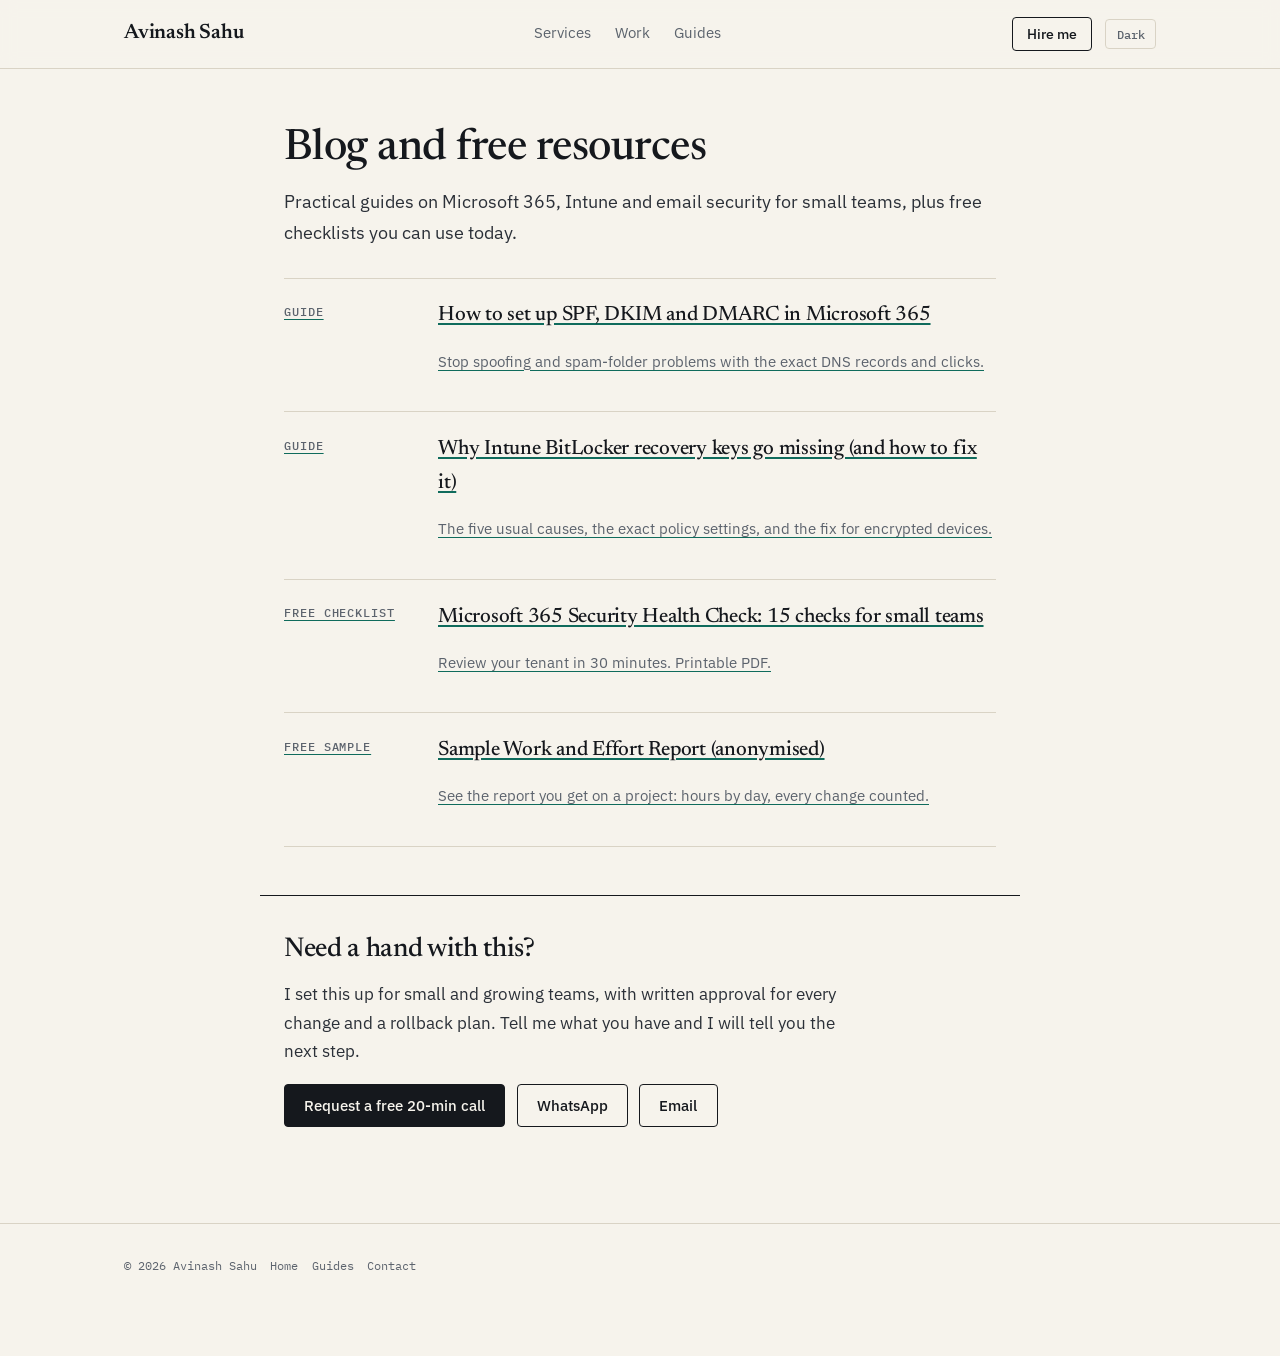
<file: blog/index.html>
<!DOCTYPE html>
<html lang="en" data-theme="light">
<head>
  <meta charset="UTF-8" />
  <meta name="viewport" content="width=device-width, initial-scale=1.0" />
  <title>Blog and free resources: Microsoft 365, Intune and email security | Avinash Sahu</title>
  <meta name="description" content="Practical guides on Microsoft 365, Intune and email security for small teams, plus free checklists and a sample project report." />
  <link rel="canonical" href="https://1998avinashsahu.github.io/portfolio/blog/" />
  <meta name="theme-color" content="#f6f3ec" />
  <meta property="og:type" content="website" />
  <meta property="og:title" content="Blog and free resources: Microsoft 365, Intune and email security" />
  <meta property="og:description" content="Practical guides on Microsoft 365, Intune and email security for small teams, plus free checklists and a sample project report." />
  <meta property="og:url" content="https://1998avinashsahu.github.io/portfolio/blog/" />
  <meta property="og:image" content="https://1998avinashsahu.github.io/portfolio/assets/og-image.jpg" />
  <meta name="twitter:card" content="summary_large_image" />
  <link rel="icon" href="data:image/svg+xml,%3Csvg xmlns='http://www.w3.org/2000/svg' viewBox='0 0 64 64'%3E%3Crect width='64' height='64' rx='8' fill='%2315181d'/%3E%3Ctext x='32' y='42' font-size='30' font-family='Georgia,serif' font-weight='700' text-anchor='middle' fill='%23f6f3ec'%3EAS%3C/text%3E%3C/svg%3E" />
  <script>try{var t=localStorage.getItem('theme');if(t)document.documentElement.setAttribute('data-theme',t)}catch(e){}</script>
  <link rel="preconnect" href="https://fonts.googleapis.com" /><link rel="preconnect" href="https://fonts.gstatic.com" crossorigin /><link href="https://fonts.googleapis.com/css2?family=IBM+Plex+Mono:wght@400;500&family=IBM+Plex+Sans:wght@400;500;600&family=Newsreader:ital,opsz,wght@0,6..72,400;0,6..72,500;0,6..72,600;1,6..72,400&display=swap" rel="stylesheet" />
  <link rel="stylesheet" href="../style.css" />
  
</head>
<body class="post-page">
  <a class="skip-link" href="#main">Skip to content</a>
  <header class="nav">
    <div class="wrap nav-inner">
      <a class="nav-logo" href="../">Avinash Sahu</a>
      <nav class="nav-menu" aria-label="Main"><a href="../#services">Services</a><a href="../#work">Work</a><a href="./">Guides</a></nav>
      <div class="nav-right">
        <a href="../#contact" class="btn btn-sm">Hire me</a>
        <button class="theme-btn" id="themeToggle" aria-label="Switch between light and dark"><span class="t-to-dark">Dark</span><span class="t-to-light">Light</span></button>
      </div>
    </div>
  </header>
  <main id="main">

    <section class="post container">
      <h1>Blog and free resources</h1>
      <p class="lead">Practical guides on Microsoft 365, Intune and email security for small teams, plus free checklists you can use today.</p>
      <div class="res-grid"><a class="res-card" href="../blog/dkim-dmarc-microsoft-365.html"><span class="res-tag">Guide</span><h3>How to set up SPF, DKIM and DMARC in Microsoft 365</h3><p>Stop spoofing and spam-folder problems with the exact DNS records and clicks.</p><span class="res-more">Read </span></a><a class="res-card" href="../blog/intune-bitlocker-recovery-keys-missing.html"><span class="res-tag">Guide</span><h3>Why Intune BitLocker recovery keys go missing (and how to fix it)</h3><p>The five usual causes, the exact policy settings, and the fix for encrypted devices.</p><span class="res-more">Read </span></a><a class="res-card" href="../resources/m365-security-health-check.html"><span class="res-tag">Free checklist</span><h3>Microsoft 365 Security Health Check: 15 checks for small teams</h3><p>Review your tenant in 30 minutes. Printable PDF.</p><span class="res-more">Read </span></a><a class="res-card" href="../resources/sample-work-report.html"><span class="res-tag">Free sample</span><h3>Sample Work and Effort Report (anonymised)</h3><p>See the report you get on a project: hours by day, every change counted.</p><span class="res-more">Read </span></a></div>
    </section>

    <section class="post-cta no-print">
      <h2>Need a hand with this?</h2>
      <p>I set this up for small and growing teams, with written approval for every change and a rollback plan. Tell me what you have and I will tell you the next step.</p>
      <div class="cta-actions">
        <a data-book class="btn btn-primary" href="#"><span class="book-label">Request a free 20-min call</span></a>
        <a data-wa class="btn" href="#">WhatsApp</a>
        <a class="btn" href="mailto:avinashsahu7415@gmail.com?subject=Question%20from%20your%20guides">Email</a>
      </div>
    </section>
  </main>
  <footer class="footer post-footer"><div class="wrap">&copy; 2026 Avinash Sahu <a href="../">Home</a> <a href="./">Guides</a> <a href="../#contact">Contact</a></div></footer>
  <script src="../site.js"></script>
</body>
</html>
</file>
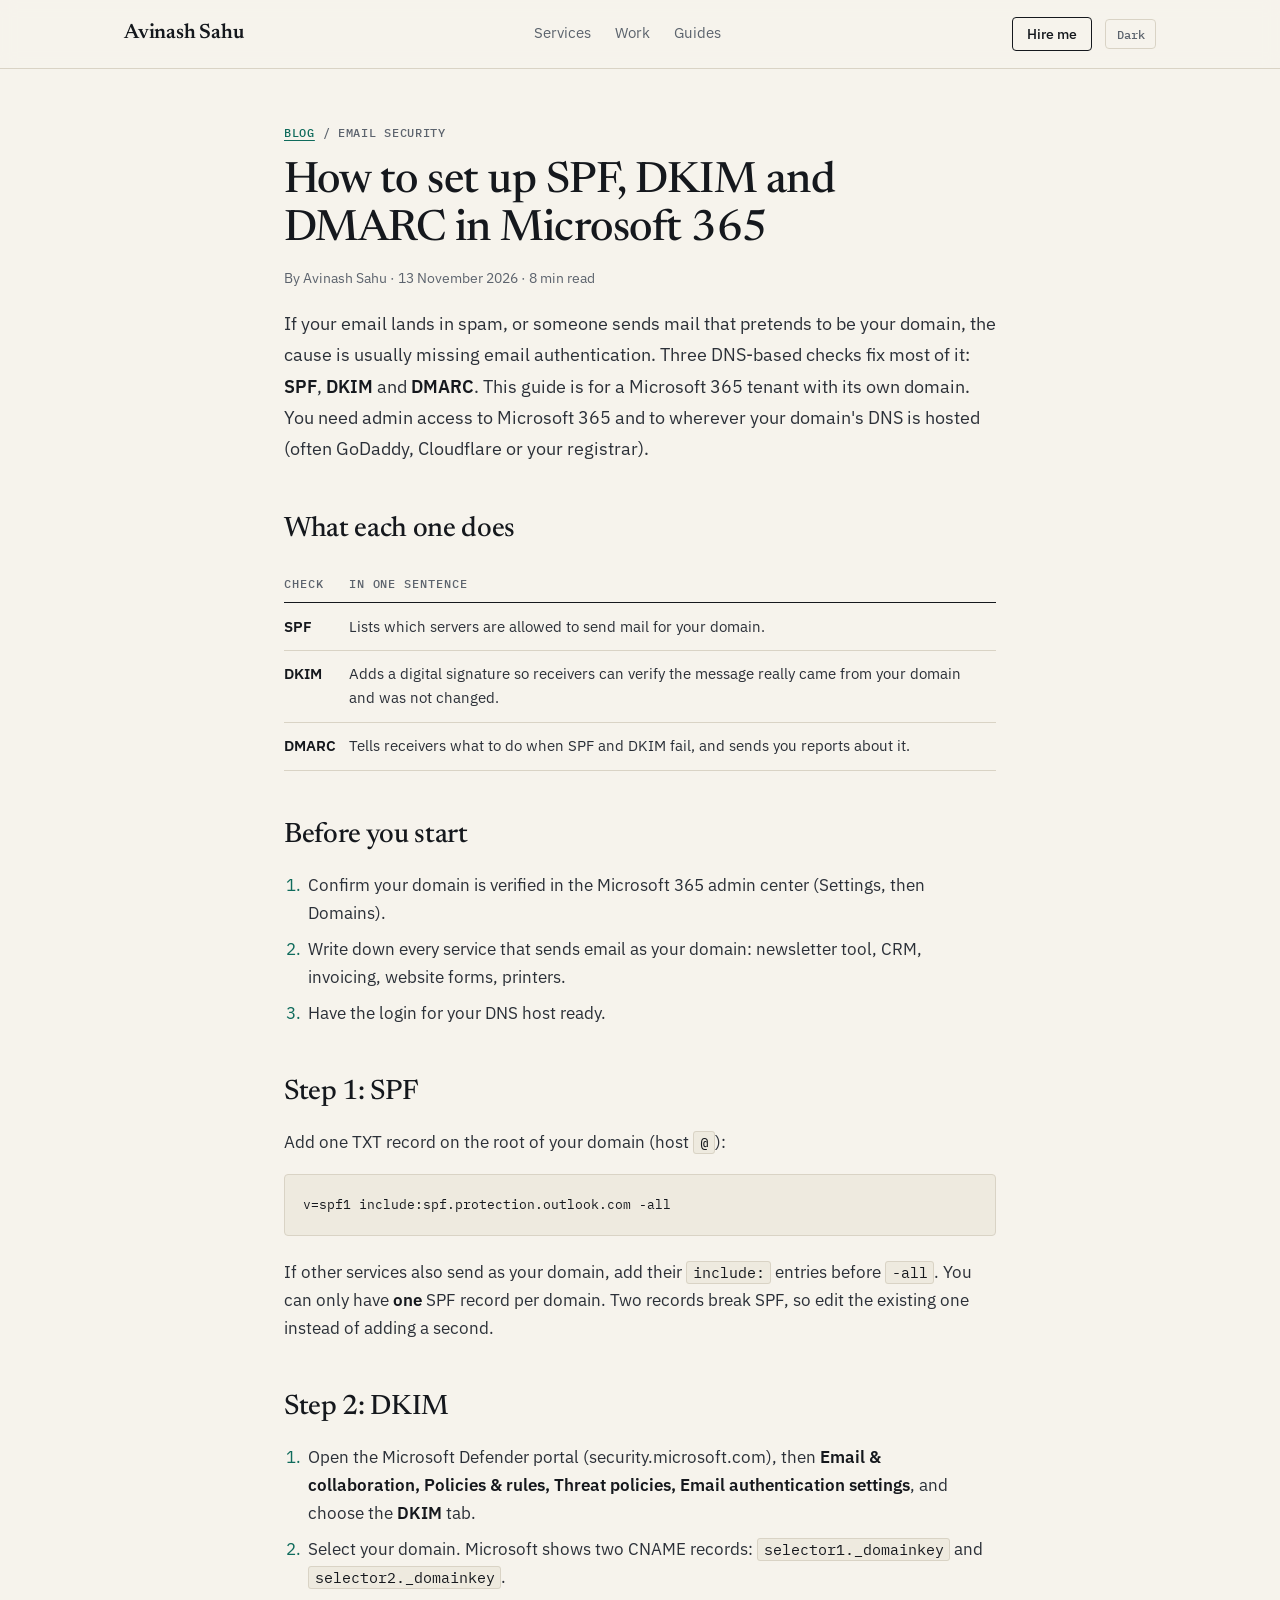
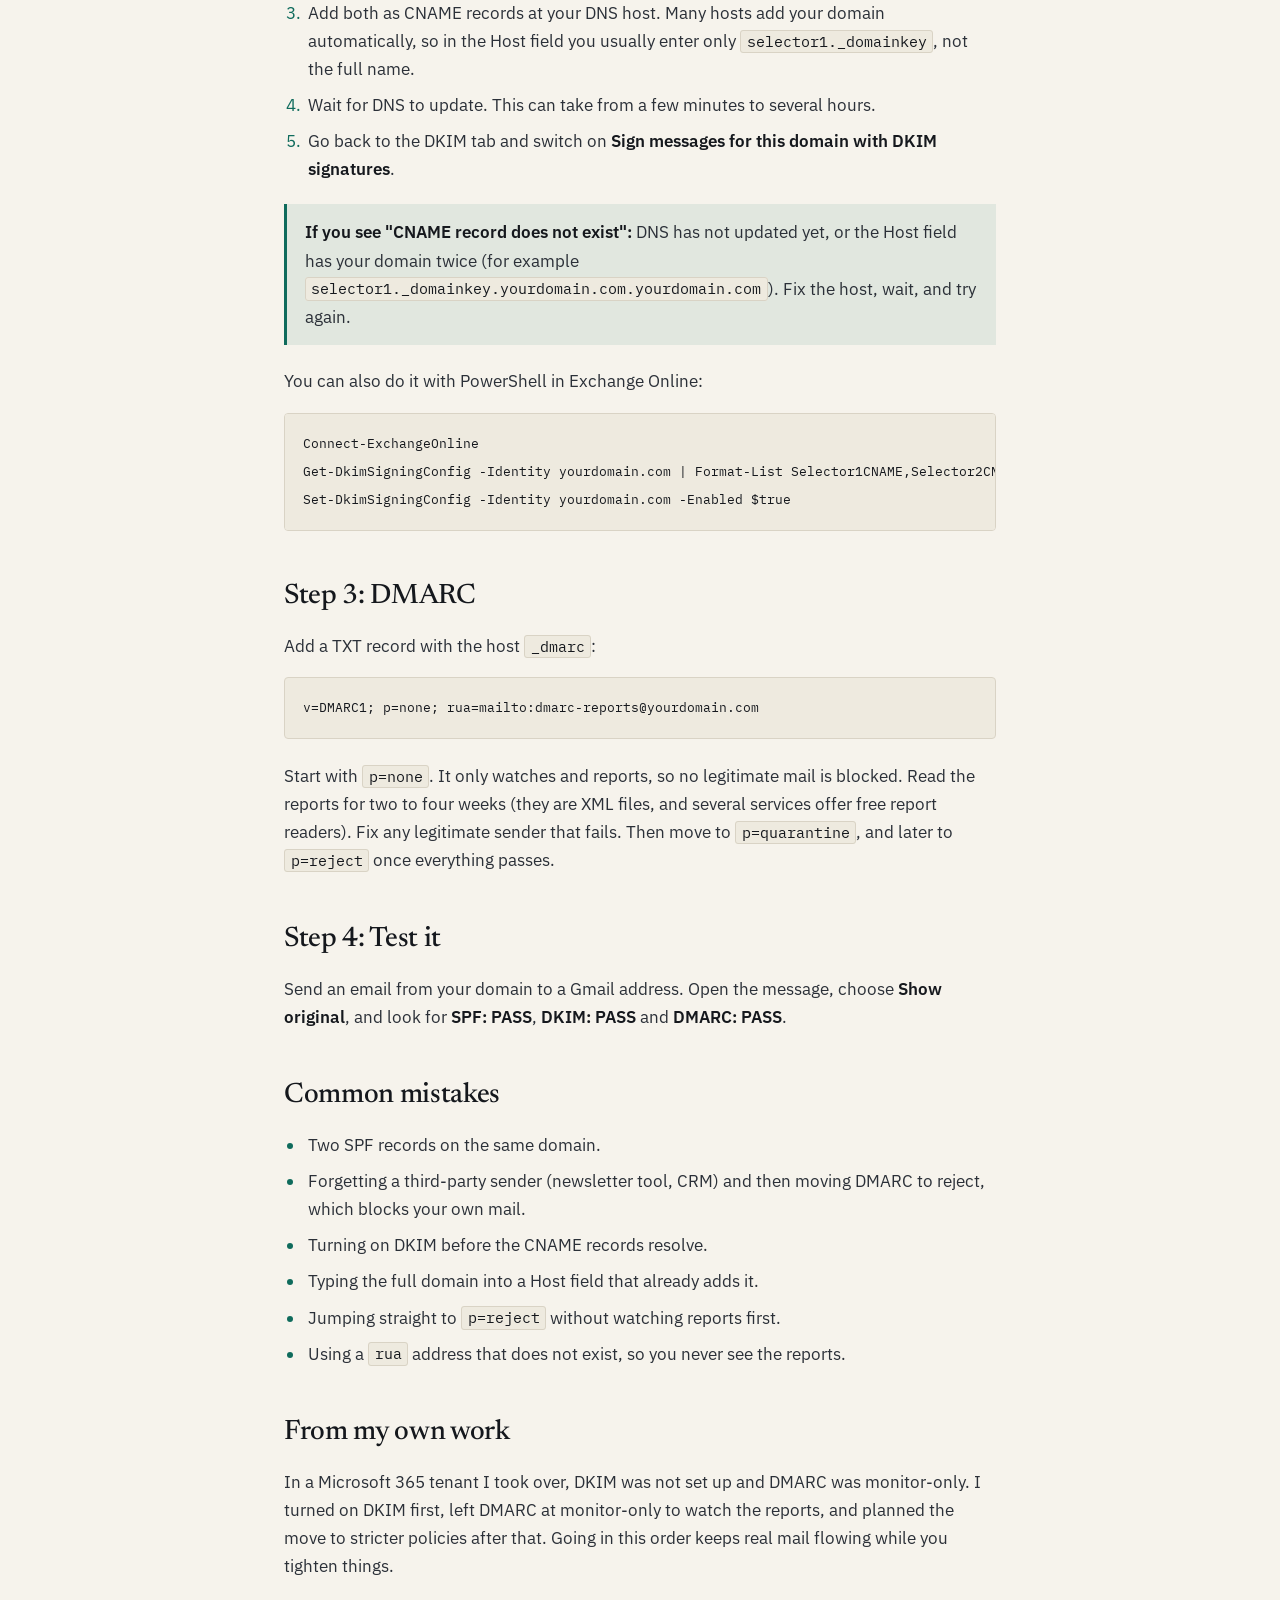
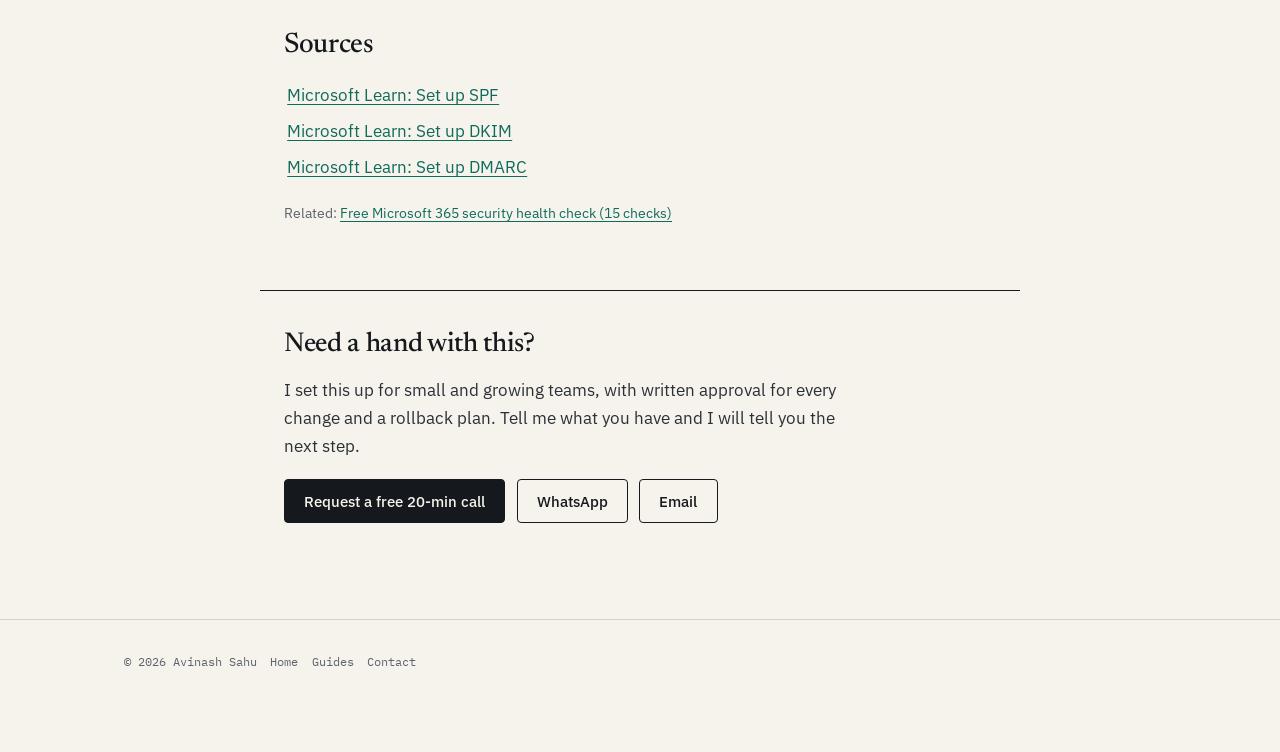
<file: blog/dkim-dmarc-microsoft-365.html>
<!DOCTYPE html>
<html lang="en" data-theme="light">
<head>
  <meta charset="UTF-8" />
  <meta name="viewport" content="width=device-width, initial-scale=1.0" />
  <title>How to set up SPF, DKIM and DMARC in Microsoft 365 | Avinash Sahu</title>
  <meta name="description" content="A plain-English, step-by-step guide to stopping spoofed email and spam-folder problems in Microsoft 365: the exact DNS records, where to click, and the mistakes to avoid." />
  <link rel="canonical" href="https://1998avinashsahu.github.io/portfolio/blog/dkim-dmarc-microsoft-365.html" />
  <meta name="theme-color" content="#f6f3ec" />
  <meta property="og:type" content="article" />
  <meta property="og:title" content="How to set up SPF, DKIM and DMARC in Microsoft 365" />
  <meta property="og:description" content="A plain-English, step-by-step guide to stopping spoofed email and spam-folder problems in Microsoft 365: the exact DNS records, where to click, and the mistakes to avoid." />
  <meta property="og:url" content="https://1998avinashsahu.github.io/portfolio/blog/dkim-dmarc-microsoft-365.html" />
  <meta property="og:image" content="https://1998avinashsahu.github.io/portfolio/assets/og-image.jpg" />
  <meta name="twitter:card" content="summary_large_image" />
  <link rel="icon" href="data:image/svg+xml,%3Csvg xmlns='http://www.w3.org/2000/svg' viewBox='0 0 64 64'%3E%3Crect width='64' height='64' rx='8' fill='%2315181d'/%3E%3Ctext x='32' y='42' font-size='30' font-family='Georgia,serif' font-weight='700' text-anchor='middle' fill='%23f6f3ec'%3EAS%3C/text%3E%3C/svg%3E" />
  <script>try{var t=localStorage.getItem('theme');if(t)document.documentElement.setAttribute('data-theme',t)}catch(e){}</script>
  <link rel="preconnect" href="https://fonts.googleapis.com" /><link rel="preconnect" href="https://fonts.gstatic.com" crossorigin /><link href="https://fonts.googleapis.com/css2?family=IBM+Plex+Mono:wght@400;500&family=IBM+Plex+Sans:wght@400;500;600&family=Newsreader:ital,opsz,wght@0,6..72,400;0,6..72,500;0,6..72,600;1,6..72,400&display=swap" rel="stylesheet" />
  <link rel="stylesheet" href="../style.css" />
  <script type="application/ld+json">{"@context": "https://schema.org", "@type": "Article", "headline": "How to set up SPF, DKIM and DMARC in Microsoft 365", "description": "A plain-English, step-by-step guide to stopping spoofed email and spam-folder problems in Microsoft 365: the exact DNS records, where to click, and the mistakes to avoid.", "datePublished": "2026-11-13", "dateModified": "2026-11-13", "mainEntityOfPage": "https://1998avinashsahu.github.io/portfolio/blog/dkim-dmarc-microsoft-365.html", "image": "https://1998avinashsahu.github.io/portfolio/assets/og-image.jpg", "author": {"@type": "Person", "name": "Avinash Sahu", "url": "https://1998avinashsahu.github.io/portfolio/"}}</script>
</head>
<body class="post-page">
  <a class="skip-link" href="#main">Skip to content</a>
  <header class="nav">
    <div class="wrap nav-inner">
      <a class="nav-logo" href="../">Avinash Sahu</a>
      <nav class="nav-menu" aria-label="Main"><a href="../#services">Services</a><a href="../#work">Work</a><a href="./">Guides</a></nav>
      <div class="nav-right">
        <a href="../#contact" class="btn btn-sm">Hire me</a>
        <button class="theme-btn" id="themeToggle" aria-label="Switch between light and dark"><span class="t-to-dark">Dark</span><span class="t-to-light">Light</span></button>
      </div>
    </div>
  </header>
  <main id="main">

    <article class="post container">
      <p class="post-crumb"><a href="./">Blog</a> / Email security</p>
      <h1>How to set up SPF, DKIM and DMARC in Microsoft 365</h1>
      <p class="post-meta">By Avinash Sahu &middot; 13 November 2026 &middot; 8 min read</p>
      <p class="lead">If your email lands in spam, or someone sends mail that pretends to be your domain, the cause is usually missing email authentication. Three DNS-based checks fix most of it: <strong>SPF</strong>, <strong>DKIM</strong> and <strong>DMARC</strong>. This guide is for a Microsoft 365 tenant with its own domain. You need admin access to Microsoft 365 and to wherever your domain's DNS is hosted (often GoDaddy, Cloudflare or your registrar).</p>

      <h2>What each one does</h2>
      <div class="table-wrap"><table>
        <tr><th>Check</th><th>In one sentence</th></tr>
        <tr><td><strong>SPF</strong></td><td>Lists which servers are allowed to send mail for your domain.</td></tr>
        <tr><td><strong>DKIM</strong></td><td>Adds a digital signature so receivers can verify the message really came from your domain and was not changed.</td></tr>
        <tr><td><strong>DMARC</strong></td><td>Tells receivers what to do when SPF and DKIM fail, and sends you reports about it.</td></tr>
      </table></div>

      <h2>Before you start</h2>
      <ol>
        <li>Confirm your domain is verified in the Microsoft 365 admin center (Settings, then Domains).</li>
        <li>Write down every service that sends email as your domain: newsletter tool, CRM, invoicing, website forms, printers.</li>
        <li>Have the login for your DNS host ready.</li>
      </ol>

      <h2>Step 1: SPF</h2>
      <p>Add one TXT record on the root of your domain (host <code>@</code>):</p>
      <pre><code>v=spf1 include:spf.protection.outlook.com -all</code></pre>
      <p>If other services also send as your domain, add their <code>include:</code> entries before <code>-all</code>. You can only have <strong>one</strong> SPF record per domain. Two records break SPF, so edit the existing one instead of adding a second.</p>

      <h2>Step 2: DKIM</h2>
      <ol>
        <li>Open the Microsoft Defender portal (security.microsoft.com), then <strong>Email &amp; collaboration, Policies &amp; rules, Threat policies, Email authentication settings</strong>, and choose the <strong>DKIM</strong> tab.</li>
        <li>Select your domain. Microsoft shows two CNAME records: <code>selector1._domainkey</code> and <code>selector2._domainkey</code>.</li>
        <li>Add both as CNAME records at your DNS host. Many hosts add your domain automatically, so in the Host field you usually enter only <code>selector1._domainkey</code>, not the full name.</li>
        <li>Wait for DNS to update. This can take from a few minutes to several hours.</li>
        <li>Go back to the DKIM tab and switch on <strong>Sign messages for this domain with DKIM signatures</strong>.</li>
      </ol>
      <div class="callout"><strong>If you see "CNAME record does not exist":</strong> DNS has not updated yet, or the Host field has your domain twice (for example <code>selector1._domainkey.yourdomain.com.yourdomain.com</code>). Fix the host, wait, and try again.</div>
      <p>You can also do it with PowerShell in Exchange Online:</p>
      <pre><code>Connect-ExchangeOnline
Get-DkimSigningConfig -Identity yourdomain.com | Format-List Selector1CNAME,Selector2CNAME
Set-DkimSigningConfig -Identity yourdomain.com -Enabled $true</code></pre>

      <h2>Step 3: DMARC</h2>
      <p>Add a TXT record with the host <code>_dmarc</code>:</p>
      <pre><code>v=DMARC1; p=none; rua=mailto:dmarc-reports@yourdomain.com</code></pre>
      <p>Start with <code>p=none</code>. It only watches and reports, so no legitimate mail is blocked. Read the reports for two to four weeks (they are XML files, and several services offer free report readers). Fix any legitimate sender that fails. Then move to <code>p=quarantine</code>, and later to <code>p=reject</code> once everything passes.</p>

      <h2>Step 4: Test it</h2>
      <p>Send an email from your domain to a Gmail address. Open the message, choose <strong>Show original</strong>, and look for <strong>SPF: PASS</strong>, <strong>DKIM: PASS</strong> and <strong>DMARC: PASS</strong>.</p>

      <h2>Common mistakes</h2>
      <ul>
        <li>Two SPF records on the same domain.</li>
        <li>Forgetting a third-party sender (newsletter tool, CRM) and then moving DMARC to reject, which blocks your own mail.</li>
        <li>Turning on DKIM before the CNAME records resolve.</li>
        <li>Typing the full domain into a Host field that already adds it.</li>
        <li>Jumping straight to <code>p=reject</code> without watching reports first.</li>
        <li>Using a <code>rua</code> address that does not exist, so you never see the reports.</li>
      </ul>

      <h2>From my own work</h2>
      <p>In a Microsoft 365 tenant I took over, DKIM was not set up and DMARC was monitor-only. I turned on DKIM first, left DMARC at monitor-only to watch the reports, and planned the move to stricter policies after that. Going in this order keeps real mail flowing while you tighten things.</p>

      <h2>Sources</h2>
      <ul class="sources">
        <li><a href="https://learn.microsoft.com/en-us/defender-office-365/email-authentication-spf-configure" target="_blank" rel="noopener">Microsoft Learn: Set up SPF</a></li>
        <li><a href="https://learn.microsoft.com/en-us/defender-office-365/email-authentication-dkim-configure" target="_blank" rel="noopener">Microsoft Learn: Set up DKIM</a></li>
        <li><a href="https://learn.microsoft.com/en-us/defender-office-365/email-authentication-dmarc-configure" target="_blank" rel="noopener">Microsoft Learn: Set up DMARC</a></li>
      </ul>
      <p class="post-note">Related: <a href="../resources/m365-security-health-check.html">Free Microsoft 365 security health check (15 checks)</a></p>
    </article>

    <section class="post-cta no-print">
      <h2>Need a hand with this?</h2>
      <p>I set this up for small and growing teams, with written approval for every change and a rollback plan. Tell me what you have and I will tell you the next step.</p>
      <div class="cta-actions">
        <a data-book class="btn btn-primary" href="#"><span class="book-label">Request a free 20-min call</span></a>
        <a data-wa class="btn" href="#">WhatsApp</a>
        <a class="btn" href="mailto:avinashsahu7415@gmail.com?subject=Question%20from%20your%20guides">Email</a>
      </div>
    </section>
  </main>
  <footer class="footer post-footer"><div class="wrap">&copy; 2026 Avinash Sahu <a href="../">Home</a> <a href="./">Guides</a> <a href="../#contact">Contact</a></div></footer>
  <script src="../site.js"></script>
</body>
</html>
</file>
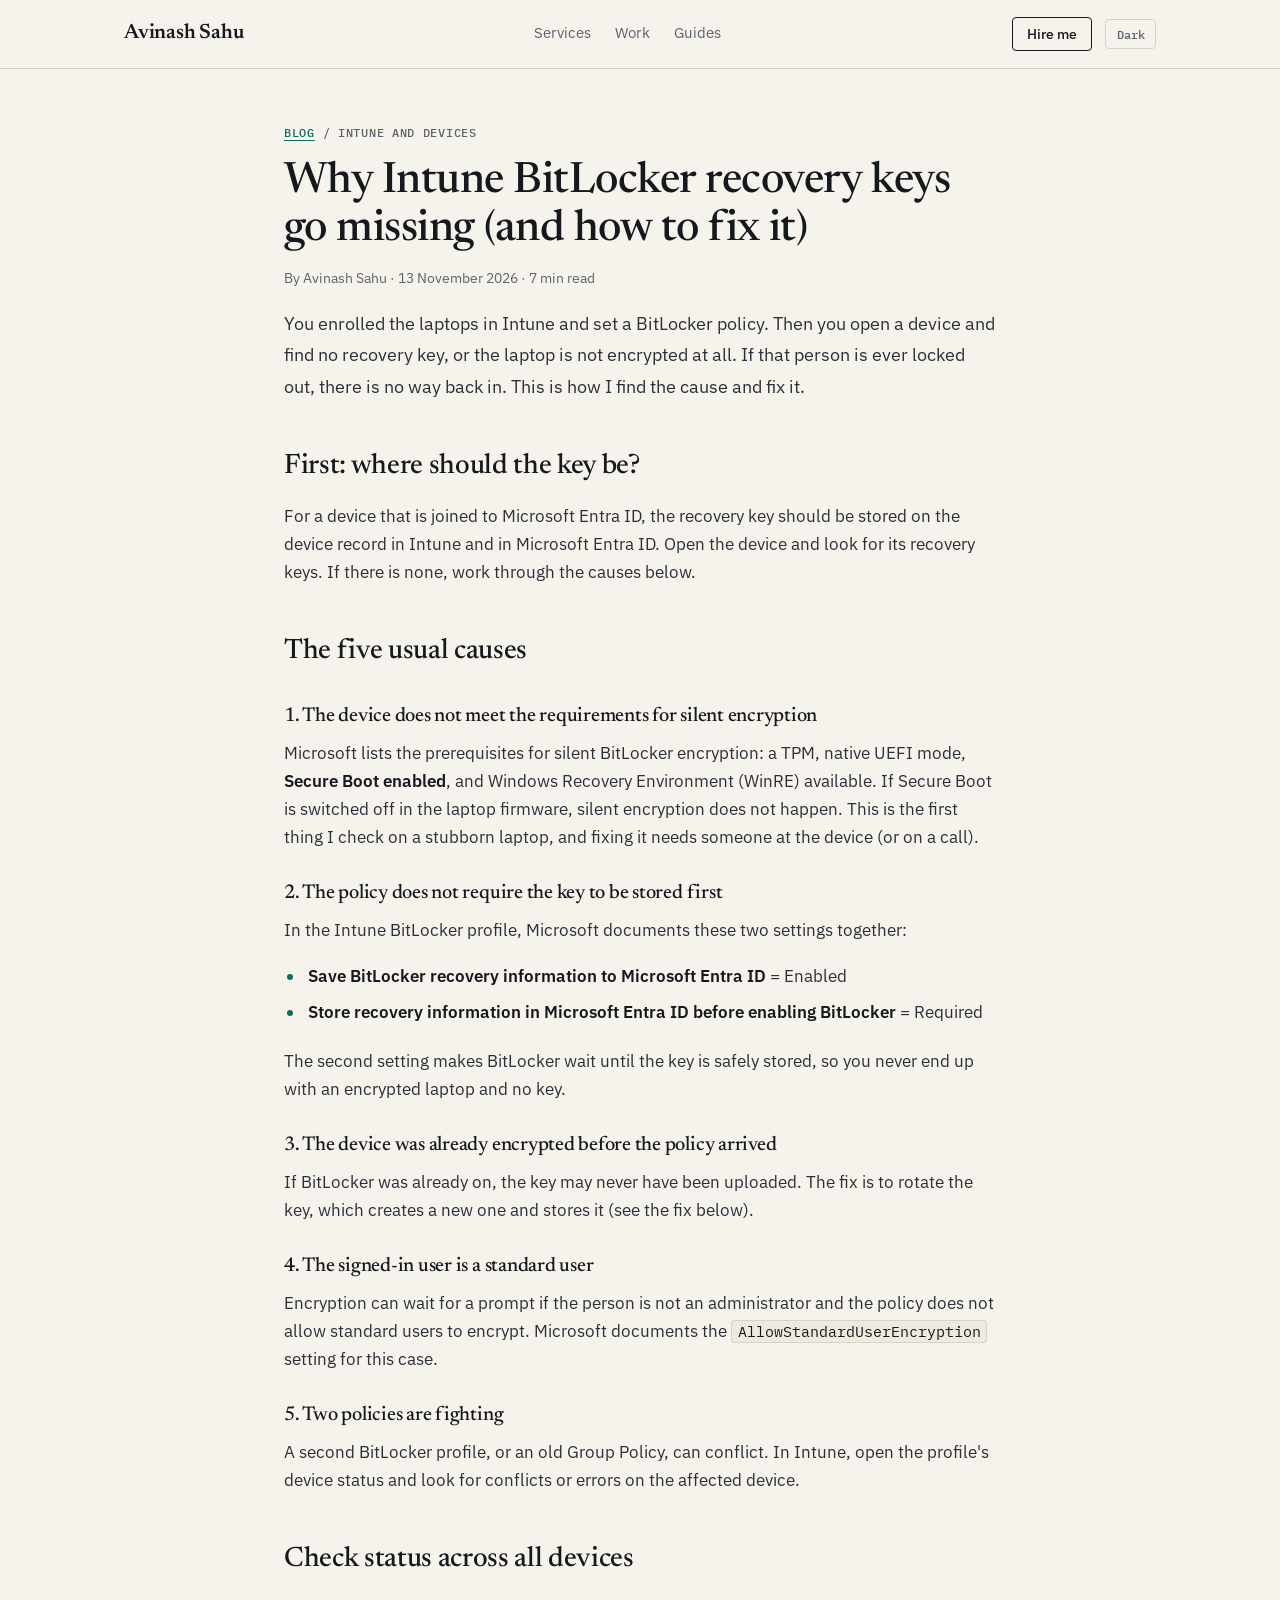
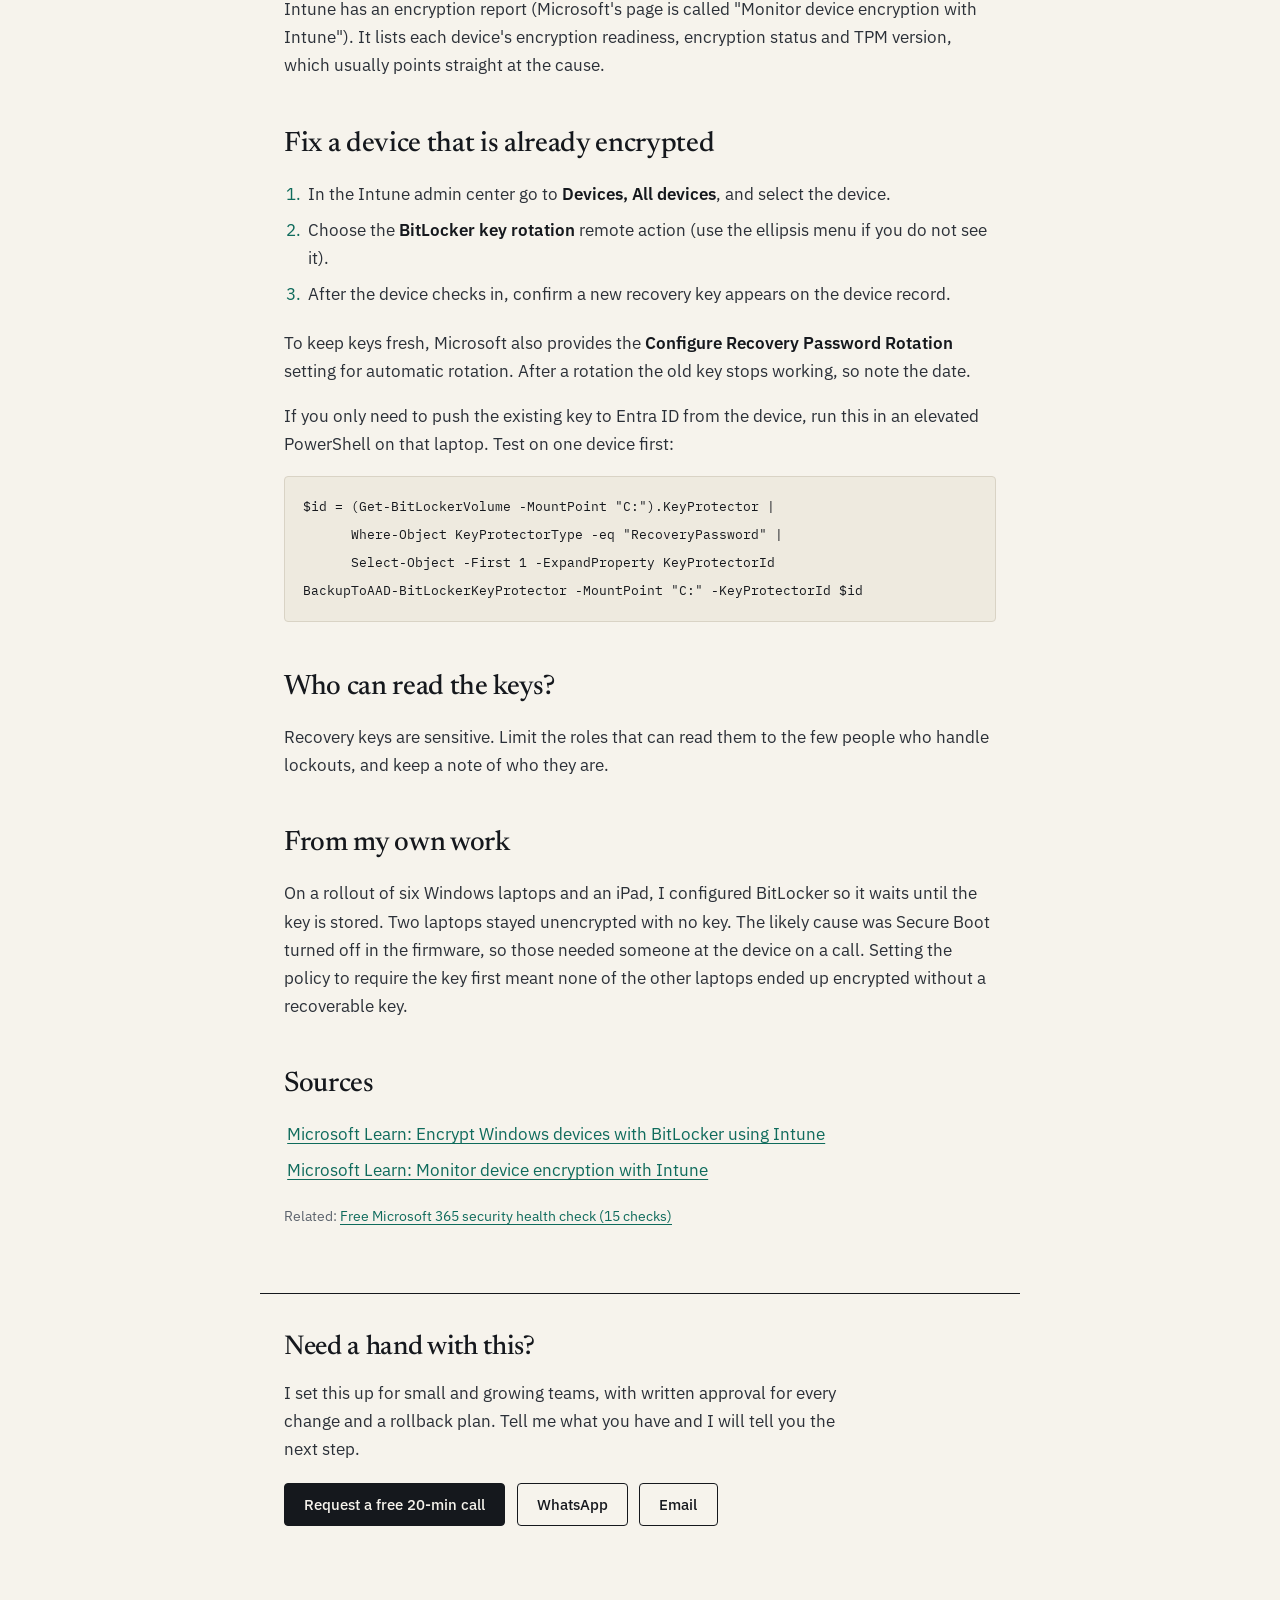
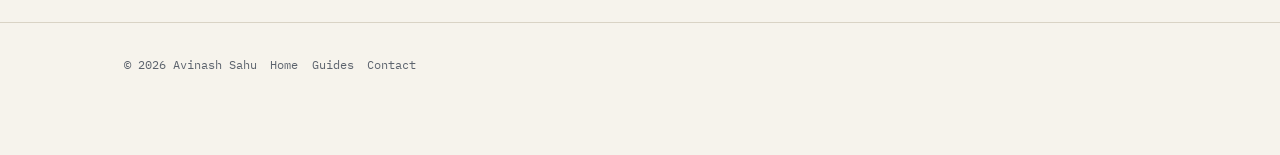
<file: blog/intune-bitlocker-recovery-keys-missing.html>
<!DOCTYPE html>
<html lang="en" data-theme="light">
<head>
  <meta charset="UTF-8" />
  <meta name="viewport" content="width=device-width, initial-scale=1.0" />
  <title>Why Intune BitLocker recovery keys go missing (and how to fix it) | Avinash Sahu</title>
  <meta name="description" content="Laptops enrolled in Intune but no BitLocker recovery key in Microsoft Entra ID? The five usual causes, the exact policy settings to use, and how to fix devices that are already encrypted." />
  <link rel="canonical" href="https://1998avinashsahu.github.io/portfolio/blog/intune-bitlocker-recovery-keys-missing.html" />
  <meta name="theme-color" content="#f6f3ec" />
  <meta property="og:type" content="article" />
  <meta property="og:title" content="Why Intune BitLocker recovery keys go missing (and how to fix it)" />
  <meta property="og:description" content="Laptops enrolled in Intune but no BitLocker recovery key in Microsoft Entra ID? The five usual causes, the exact policy settings to use, and how to fix devices that are already encrypted." />
  <meta property="og:url" content="https://1998avinashsahu.github.io/portfolio/blog/intune-bitlocker-recovery-keys-missing.html" />
  <meta property="og:image" content="https://1998avinashsahu.github.io/portfolio/assets/og-image.jpg" />
  <meta name="twitter:card" content="summary_large_image" />
  <link rel="icon" href="data:image/svg+xml,%3Csvg xmlns='http://www.w3.org/2000/svg' viewBox='0 0 64 64'%3E%3Crect width='64' height='64' rx='8' fill='%2315181d'/%3E%3Ctext x='32' y='42' font-size='30' font-family='Georgia,serif' font-weight='700' text-anchor='middle' fill='%23f6f3ec'%3EAS%3C/text%3E%3C/svg%3E" />
  <script>try{var t=localStorage.getItem('theme');if(t)document.documentElement.setAttribute('data-theme',t)}catch(e){}</script>
  <link rel="preconnect" href="https://fonts.googleapis.com" /><link rel="preconnect" href="https://fonts.gstatic.com" crossorigin /><link href="https://fonts.googleapis.com/css2?family=IBM+Plex+Mono:wght@400;500&family=IBM+Plex+Sans:wght@400;500;600&family=Newsreader:ital,opsz,wght@0,6..72,400;0,6..72,500;0,6..72,600;1,6..72,400&display=swap" rel="stylesheet" />
  <link rel="stylesheet" href="../style.css" />
  <script type="application/ld+json">{"@context": "https://schema.org", "@type": "Article", "headline": "Why Intune BitLocker recovery keys go missing (and how to fix it)", "description": "Laptops enrolled in Intune but no BitLocker recovery key in Microsoft Entra ID? The five usual causes, the exact policy settings to use, and how to fix devices that are already encrypted.", "datePublished": "2026-11-13", "dateModified": "2026-11-13", "mainEntityOfPage": "https://1998avinashsahu.github.io/portfolio/blog/intune-bitlocker-recovery-keys-missing.html", "image": "https://1998avinashsahu.github.io/portfolio/assets/og-image.jpg", "author": {"@type": "Person", "name": "Avinash Sahu", "url": "https://1998avinashsahu.github.io/portfolio/"}}</script>
</head>
<body class="post-page">
  <a class="skip-link" href="#main">Skip to content</a>
  <header class="nav">
    <div class="wrap nav-inner">
      <a class="nav-logo" href="../">Avinash Sahu</a>
      <nav class="nav-menu" aria-label="Main"><a href="../#services">Services</a><a href="../#work">Work</a><a href="./">Guides</a></nav>
      <div class="nav-right">
        <a href="../#contact" class="btn btn-sm">Hire me</a>
        <button class="theme-btn" id="themeToggle" aria-label="Switch between light and dark"><span class="t-to-dark">Dark</span><span class="t-to-light">Light</span></button>
      </div>
    </div>
  </header>
  <main id="main">

    <article class="post container">
      <p class="post-crumb"><a href="./">Blog</a> / Intune and devices</p>
      <h1>Why Intune BitLocker recovery keys go missing (and how to fix it)</h1>
      <p class="post-meta">By Avinash Sahu &middot; 13 November 2026 &middot; 7 min read</p>
      <p class="lead">You enrolled the laptops in Intune and set a BitLocker policy. Then you open a device and find no recovery key, or the laptop is not encrypted at all. If that person is ever locked out, there is no way back in. This is how I find the cause and fix it.</p>

      <h2>First: where should the key be?</h2>
      <p>For a device that is joined to Microsoft Entra ID, the recovery key should be stored on the device record in Intune and in Microsoft Entra ID. Open the device and look for its recovery keys. If there is none, work through the causes below.</p>

      <h2>The five usual causes</h2>
      <h3>1. The device does not meet the requirements for silent encryption</h3>
      <p>Microsoft lists the prerequisites for silent BitLocker encryption: a TPM, native UEFI mode, <strong>Secure Boot enabled</strong>, and Windows Recovery Environment (WinRE) available. If Secure Boot is switched off in the laptop firmware, silent encryption does not happen. This is the first thing I check on a stubborn laptop, and fixing it needs someone at the device (or on a call).</p>

      <h3>2. The policy does not require the key to be stored first</h3>
      <p>In the Intune BitLocker profile, Microsoft documents these two settings together:</p>
      <ul>
        <li><strong>Save BitLocker recovery information to Microsoft Entra ID</strong> = Enabled</li>
        <li><strong>Store recovery information in Microsoft Entra ID before enabling BitLocker</strong> = Required</li>
      </ul>
      <p>The second setting makes BitLocker wait until the key is safely stored, so you never end up with an encrypted laptop and no key.</p>

      <h3>3. The device was already encrypted before the policy arrived</h3>
      <p>If BitLocker was already on, the key may never have been uploaded. The fix is to rotate the key, which creates a new one and stores it (see the fix below).</p>

      <h3>4. The signed-in user is a standard user</h3>
      <p>Encryption can wait for a prompt if the person is not an administrator and the policy does not allow standard users to encrypt. Microsoft documents the <code>AllowStandardUserEncryption</code> setting for this case.</p>

      <h3>5. Two policies are fighting</h3>
      <p>A second BitLocker profile, or an old Group Policy, can conflict. In Intune, open the profile's device status and look for conflicts or errors on the affected device.</p>

      <h2>Check status across all devices</h2>
      <p>Intune has an encryption report (Microsoft's page is called "Monitor device encryption with Intune"). It lists each device's encryption readiness, encryption status and TPM version, which usually points straight at the cause.</p>

      <h2>Fix a device that is already encrypted</h2>
      <ol>
        <li>In the Intune admin center go to <strong>Devices, All devices</strong>, and select the device.</li>
        <li>Choose the <strong>BitLocker key rotation</strong> remote action (use the ellipsis menu if you do not see it).</li>
        <li>After the device checks in, confirm a new recovery key appears on the device record.</li>
      </ol>
      <p>To keep keys fresh, Microsoft also provides the <strong>Configure Recovery Password Rotation</strong> setting for automatic rotation. After a rotation the old key stops working, so note the date.</p>
      <p>If you only need to push the existing key to Entra ID from the device, run this in an elevated PowerShell on that laptop. Test on one device first:</p>
      <pre><code>$id = (Get-BitLockerVolume -MountPoint "C:").KeyProtector |
      Where-Object KeyProtectorType -eq "RecoveryPassword" |
      Select-Object -First 1 -ExpandProperty KeyProtectorId
BackupToAAD-BitLockerKeyProtector -MountPoint "C:" -KeyProtectorId $id</code></pre>

      <h2>Who can read the keys?</h2>
      <p>Recovery keys are sensitive. Limit the roles that can read them to the few people who handle lockouts, and keep a note of who they are.</p>

      <h2>From my own work</h2>
      <p>On a rollout of six Windows laptops and an iPad, I configured BitLocker so it waits until the key is stored. Two laptops stayed unencrypted with no key. The likely cause was Secure Boot turned off in the firmware, so those needed someone at the device on a call. Setting the policy to require the key first meant none of the other laptops ended up encrypted without a recoverable key.</p>

      <h2>Sources</h2>
      <ul class="sources">
        <li><a href="https://learn.microsoft.com/en-us/mem/intune/protect/encrypt-devices" target="_blank" rel="noopener">Microsoft Learn: Encrypt Windows devices with BitLocker using Intune</a></li>
        <li><a href="https://learn.microsoft.com/en-us/mem/intune/protect/encryption-monitor" target="_blank" rel="noopener">Microsoft Learn: Monitor device encryption with Intune</a></li>
      </ul>
      <p class="post-note">Related: <a href="../resources/m365-security-health-check.html">Free Microsoft 365 security health check (15 checks)</a></p>
    </article>

    <section class="post-cta no-print">
      <h2>Need a hand with this?</h2>
      <p>I set this up for small and growing teams, with written approval for every change and a rollback plan. Tell me what you have and I will tell you the next step.</p>
      <div class="cta-actions">
        <a data-book class="btn btn-primary" href="#"><span class="book-label">Request a free 20-min call</span></a>
        <a data-wa class="btn" href="#">WhatsApp</a>
        <a class="btn" href="mailto:avinashsahu7415@gmail.com?subject=Question%20from%20your%20guides">Email</a>
      </div>
    </section>
  </main>
  <footer class="footer post-footer"><div class="wrap">&copy; 2026 Avinash Sahu <a href="../">Home</a> <a href="./">Guides</a> <a href="../#contact">Contact</a></div></footer>
  <script src="../site.js"></script>
</body>
</html>
</file>
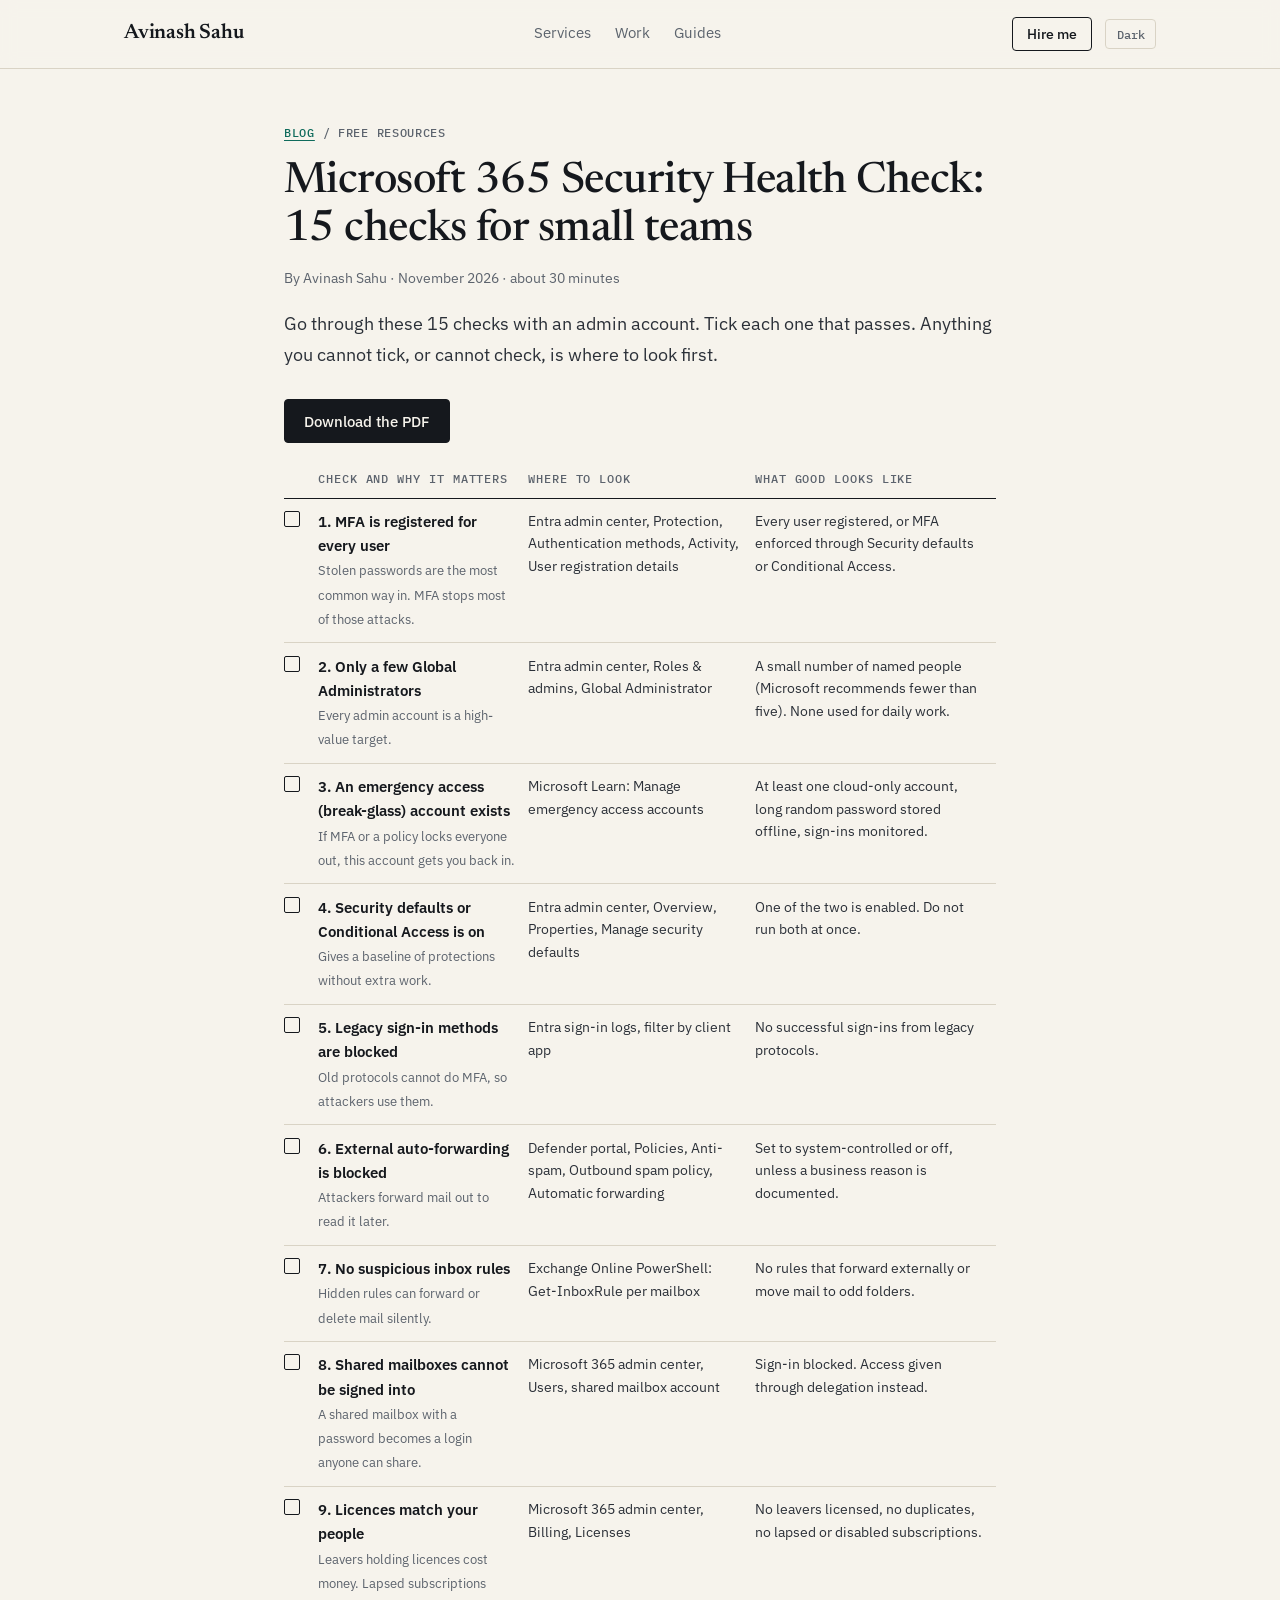
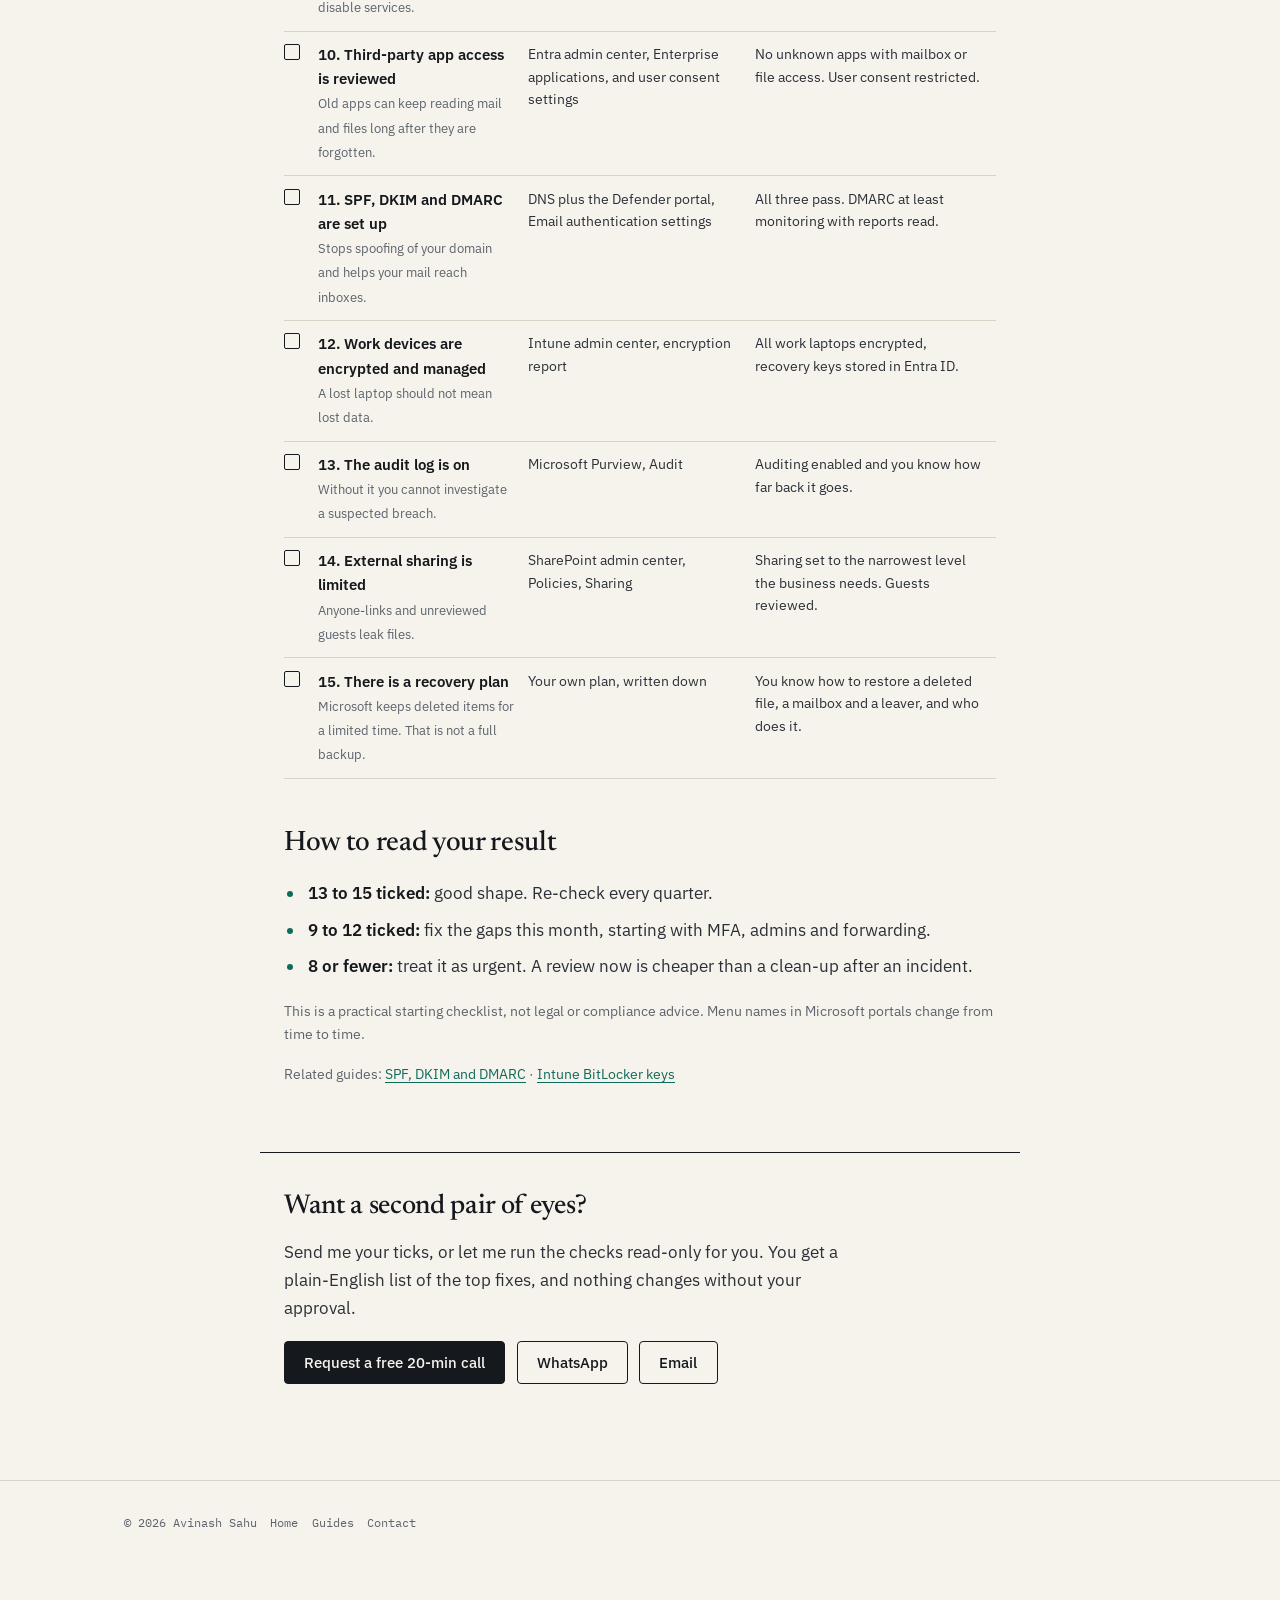
<file: resources/m365-security-health-check.html>
<!DOCTYPE html>
<html lang="en" data-theme="light">
<head>
  <meta charset="UTF-8" />
  <meta name="viewport" content="width=device-width, initial-scale=1.0" />
  <title>Microsoft 365 Security Health Check: 15 checks for small teams | Avinash Sahu</title>
  <meta name="description" content="A free 15-point checklist to review the security of your Microsoft 365 tenant in about 30 minutes. What to check, where to look, and what good looks like. Printable PDF." />
  <link rel="canonical" href="https://1998avinashsahu.github.io/portfolio/resources/m365-security-health-check.html" />
  <meta name="theme-color" content="#f6f3ec" />
  <meta property="og:type" content="article" />
  <meta property="og:title" content="Microsoft 365 Security Health Check: 15 checks for small teams" />
  <meta property="og:description" content="A free 15-point checklist to review the security of your Microsoft 365 tenant in about 30 minutes. What to check, where to look, and what good looks like. Printable PDF." />
  <meta property="og:url" content="https://1998avinashsahu.github.io/portfolio/resources/m365-security-health-check.html" />
  <meta property="og:image" content="https://1998avinashsahu.github.io/portfolio/assets/og-image.jpg" />
  <meta name="twitter:card" content="summary_large_image" />
  <link rel="icon" href="data:image/svg+xml,%3Csvg xmlns='http://www.w3.org/2000/svg' viewBox='0 0 64 64'%3E%3Crect width='64' height='64' rx='8' fill='%2315181d'/%3E%3Ctext x='32' y='42' font-size='30' font-family='Georgia,serif' font-weight='700' text-anchor='middle' fill='%23f6f3ec'%3EAS%3C/text%3E%3C/svg%3E" />
  <script>try{var t=localStorage.getItem('theme');if(t)document.documentElement.setAttribute('data-theme',t)}catch(e){}</script>
  <link rel="preconnect" href="https://fonts.googleapis.com" /><link rel="preconnect" href="https://fonts.gstatic.com" crossorigin /><link href="https://fonts.googleapis.com/css2?family=IBM+Plex+Mono:wght@400;500&family=IBM+Plex+Sans:wght@400;500;600&family=Newsreader:ital,opsz,wght@0,6..72,400;0,6..72,500;0,6..72,600;1,6..72,400&display=swap" rel="stylesheet" />
  <link rel="stylesheet" href="../style.css" />
  <script type="application/ld+json">{"@context": "https://schema.org", "@type": "Article", "headline": "Microsoft 365 Security Health Check: 15 checks for small teams", "description": "A free 15-point checklist to review the security of your Microsoft 365 tenant in about 30 minutes. What to check, where to look, and what good looks like. Printable PDF.", "datePublished": "2026-11-13", "dateModified": "2026-11-13", "mainEntityOfPage": "https://1998avinashsahu.github.io/portfolio/resources/m365-security-health-check.html", "image": "https://1998avinashsahu.github.io/portfolio/assets/og-image.jpg", "author": {"@type": "Person", "name": "Avinash Sahu", "url": "https://1998avinashsahu.github.io/portfolio/"}}</script>
</head>
<body class="post-page">
  <a class="skip-link" href="#main">Skip to content</a>
  <header class="nav">
    <div class="wrap nav-inner">
      <a class="nav-logo" href="../">Avinash Sahu</a>
      <nav class="nav-menu" aria-label="Main"><a href="../#services">Services</a><a href="../#work">Work</a><a href="./">Guides</a></nav>
      <div class="nav-right">
        <a href="../#contact" class="btn btn-sm">Hire me</a>
        <button class="theme-btn" id="themeToggle" aria-label="Switch between light and dark"><span class="t-to-dark">Dark</span><span class="t-to-light">Light</span></button>
      </div>
    </div>
  </header>
  <main id="main">

    <article class="post container print-doc">
      <p class="post-crumb no-print"><a href="./../blog/">Blog</a> / Free resources</p>
      <h1>Microsoft 365 Security Health Check: 15 checks for small teams</h1>
      <p class="post-meta">By Avinash Sahu &middot; November 2026 &middot; about 30 minutes</p>
      <p class="lead">Go through these 15 checks with an admin account. Tick each one that passes. Anything you cannot tick, or cannot check, is where to look first.</p>
      <p class="no-print"><a class="btn btn-primary" href="../assets/Microsoft-365-Security-Health-Check.pdf" download>Download the PDF </a></p>
      <div class="table-wrap"><table class="check-table">
        <thead><tr><th></th><th>Check and why it matters</th><th>Where to look</th><th>What good looks like</th></tr></thead>
        <tbody><tr><td class="c-box"><span class="box" aria-hidden="true"></span></td><td><strong>1. MFA is registered for every user</strong><br><span class="c-why">Stolen passwords are the most common way in. MFA stops most of those attacks.</span></td><td class="c-where">Entra admin center, Protection, Authentication methods, Activity, User registration details</td><td class="c-good">Every user registered, or MFA enforced through Security defaults or Conditional Access.</td></tr><tr><td class="c-box"><span class="box" aria-hidden="true"></span></td><td><strong>2. Only a few Global Administrators</strong><br><span class="c-why">Every admin account is a high-value target.</span></td><td class="c-where">Entra admin center, Roles &amp; admins, Global Administrator</td><td class="c-good">A small number of named people (Microsoft recommends fewer than five). None used for daily work.</td></tr><tr><td class="c-box"><span class="box" aria-hidden="true"></span></td><td><strong>3. An emergency access (break-glass) account exists</strong><br><span class="c-why">If MFA or a policy locks everyone out, this account gets you back in.</span></td><td class="c-where">Microsoft Learn: Manage emergency access accounts</td><td class="c-good">At least one cloud-only account, long random password stored offline, sign-ins monitored.</td></tr><tr><td class="c-box"><span class="box" aria-hidden="true"></span></td><td><strong>4. Security defaults or Conditional Access is on</strong><br><span class="c-why">Gives a baseline of protections without extra work.</span></td><td class="c-where">Entra admin center, Overview, Properties, Manage security defaults</td><td class="c-good">One of the two is enabled. Do not run both at once.</td></tr><tr><td class="c-box"><span class="box" aria-hidden="true"></span></td><td><strong>5. Legacy sign-in methods are blocked</strong><br><span class="c-why">Old protocols cannot do MFA, so attackers use them.</span></td><td class="c-where">Entra sign-in logs, filter by client app</td><td class="c-good">No successful sign-ins from legacy protocols.</td></tr><tr><td class="c-box"><span class="box" aria-hidden="true"></span></td><td><strong>6. External auto-forwarding is blocked</strong><br><span class="c-why">Attackers forward mail out to read it later.</span></td><td class="c-where">Defender portal, Policies, Anti-spam, Outbound spam policy, Automatic forwarding</td><td class="c-good">Set to system-controlled or off, unless a business reason is documented.</td></tr><tr><td class="c-box"><span class="box" aria-hidden="true"></span></td><td><strong>7. No suspicious inbox rules</strong><br><span class="c-why">Hidden rules can forward or delete mail silently.</span></td><td class="c-where">Exchange Online PowerShell: Get-InboxRule per mailbox</td><td class="c-good">No rules that forward externally or move mail to odd folders.</td></tr><tr><td class="c-box"><span class="box" aria-hidden="true"></span></td><td><strong>8. Shared mailboxes cannot be signed into</strong><br><span class="c-why">A shared mailbox with a password becomes a login anyone can share.</span></td><td class="c-where">Microsoft 365 admin center, Users, shared mailbox account</td><td class="c-good">Sign-in blocked. Access given through delegation instead.</td></tr><tr><td class="c-box"><span class="box" aria-hidden="true"></span></td><td><strong>9. Licences match your people</strong><br><span class="c-why">Leavers holding licences cost money. Lapsed subscriptions disable services.</span></td><td class="c-where">Microsoft 365 admin center, Billing, Licenses</td><td class="c-good">No leavers licensed, no duplicates, no lapsed or disabled subscriptions.</td></tr><tr><td class="c-box"><span class="box" aria-hidden="true"></span></td><td><strong>10. Third-party app access is reviewed</strong><br><span class="c-why">Old apps can keep reading mail and files long after they are forgotten.</span></td><td class="c-where">Entra admin center, Enterprise applications, and user consent settings</td><td class="c-good">No unknown apps with mailbox or file access. User consent restricted.</td></tr><tr><td class="c-box"><span class="box" aria-hidden="true"></span></td><td><strong>11. SPF, DKIM and DMARC are set up</strong><br><span class="c-why">Stops spoofing of your domain and helps your mail reach inboxes.</span></td><td class="c-where">DNS plus the Defender portal, Email authentication settings</td><td class="c-good">All three pass. DMARC at least monitoring with reports read.</td></tr><tr><td class="c-box"><span class="box" aria-hidden="true"></span></td><td><strong>12. Work devices are encrypted and managed</strong><br><span class="c-why">A lost laptop should not mean lost data.</span></td><td class="c-where">Intune admin center, encryption report</td><td class="c-good">All work laptops encrypted, recovery keys stored in Entra ID.</td></tr><tr><td class="c-box"><span class="box" aria-hidden="true"></span></td><td><strong>13. The audit log is on</strong><br><span class="c-why">Without it you cannot investigate a suspected breach.</span></td><td class="c-where">Microsoft Purview, Audit</td><td class="c-good">Auditing enabled and you know how far back it goes.</td></tr><tr><td class="c-box"><span class="box" aria-hidden="true"></span></td><td><strong>14. External sharing is limited</strong><br><span class="c-why">Anyone-links and unreviewed guests leak files.</span></td><td class="c-where">SharePoint admin center, Policies, Sharing</td><td class="c-good">Sharing set to the narrowest level the business needs. Guests reviewed.</td></tr><tr><td class="c-box"><span class="box" aria-hidden="true"></span></td><td><strong>15. There is a recovery plan</strong><br><span class="c-why">Microsoft keeps deleted items for a limited time. That is not a full backup.</span></td><td class="c-where">Your own plan, written down</td><td class="c-good">You know how to restore a deleted file, a mailbox and a leaver, and who does it.</td></tr></tbody>
      </table></div>
      <h2>How to read your result</h2>
      <ul>
        <li><strong>13 to 15 ticked:</strong> good shape. Re-check every quarter.</li>
        <li><strong>9 to 12 ticked:</strong> fix the gaps this month, starting with MFA, admins and forwarding.</li>
        <li><strong>8 or fewer:</strong> treat it as urgent. A review now is cheaper than a clean-up after an incident.</li>
      </ul>
      <p class="post-note">This is a practical starting checklist, not legal or compliance advice. Menu names in Microsoft portals change from time to time.</p>
      <p class="post-note print-only">avinashs portfolio: 1998avinashsahu.github.io/portfolio &middot; avinashsahu7415@gmail.com</p>
      <p class="post-note no-print">Related guides: <a href="../blog/dkim-dmarc-microsoft-365.html">SPF, DKIM and DMARC</a> &middot; <a href="../blog/intune-bitlocker-recovery-keys-missing.html">Intune BitLocker keys</a></p>
    </article>
    <section class="post-cta no-print">
      <h2>Want a second pair of eyes?</h2>
      <p>Send me your ticks, or let me run the checks read-only for you. You get a plain-English list of the top fixes, and nothing changes without your approval.</p>
      <div class="cta-actions">
        <a data-book class="btn btn-primary" href="#"><span class="book-label">Request a free 20-min call</span></a>
        <a data-wa class="btn btn-outline" href="#">WhatsApp</a>
        <a class="btn btn-outline" href="mailto:avinashsahu7415@gmail.com?subject=Security%20health%20check">Email</a>
      </div>
    </section>
  </main>
  <footer class="footer post-footer"><div class="wrap">&copy; 2026 Avinash Sahu <a href="../">Home</a> <a href="./">Guides</a> <a href="../#contact">Contact</a></div></footer>
  <script src="../site.js"></script>
</body>
</html>
</file>
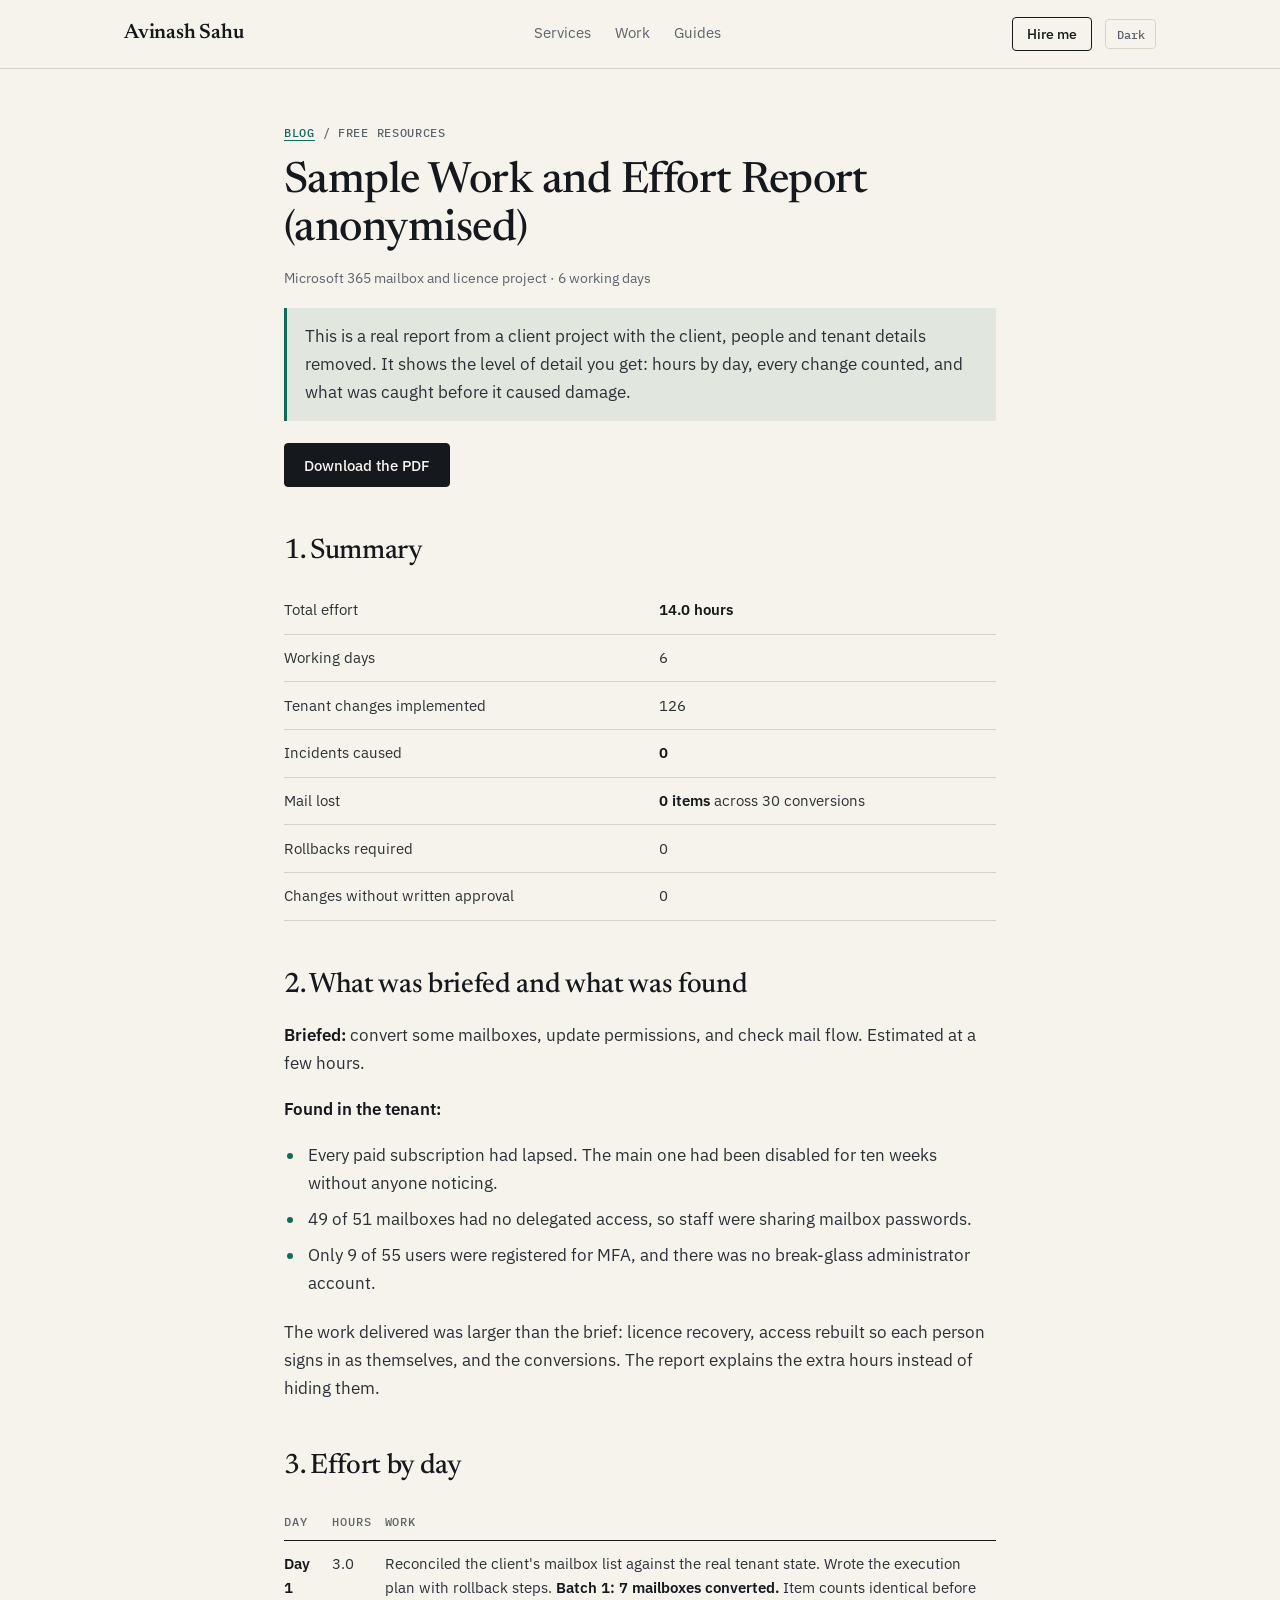
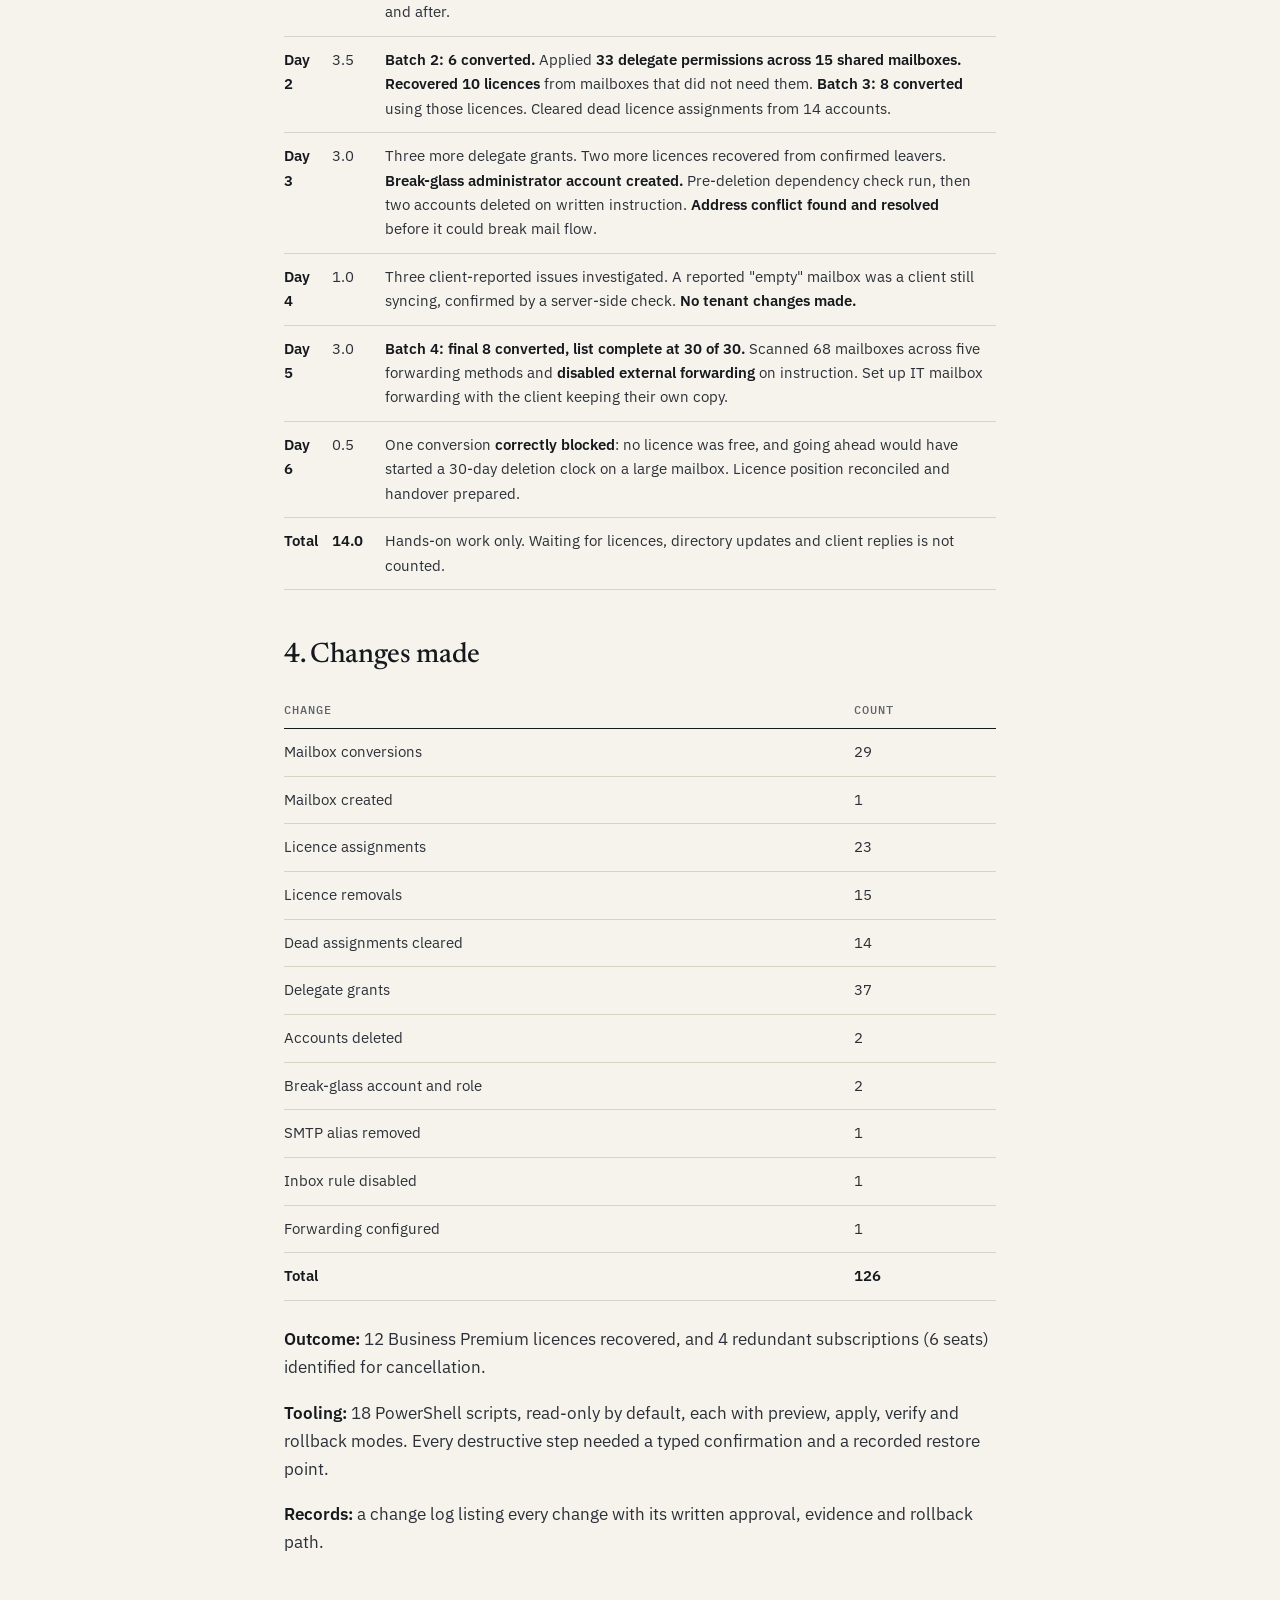
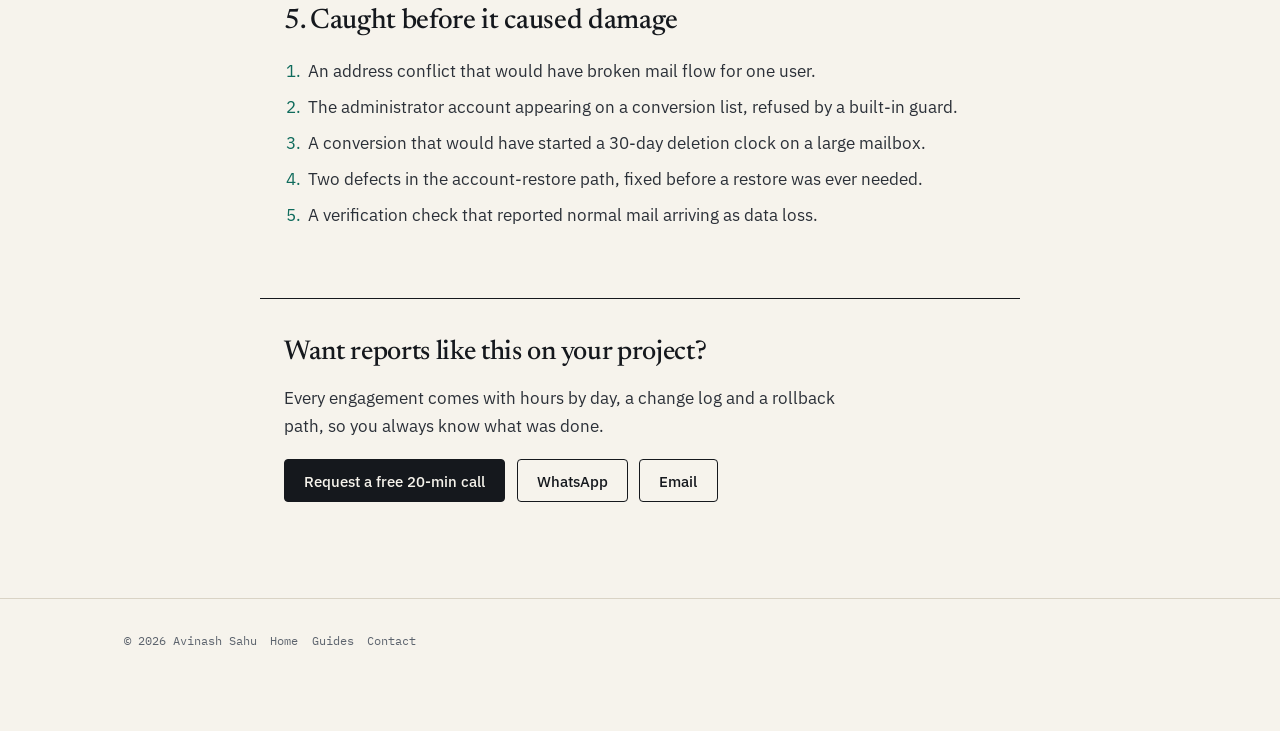
<file: resources/sample-work-report.html>
<!DOCTYPE html>
<html lang="en" data-theme="light">
<head>
  <meta charset="UTF-8" />
  <meta name="viewport" content="width=device-width, initial-scale=1.0" />
  <title>Sample Work and Effort Report (anonymised) | Avinash Sahu</title>
  <meta name="description" content="An anonymised example of the work report I give clients: hours by day, every change counted, and a quality record. Real numbers from a Microsoft 365 project, client details removed." />
  <link rel="canonical" href="https://1998avinashsahu.github.io/portfolio/resources/sample-work-report.html" />
  <meta name="theme-color" content="#f6f3ec" />
  <meta property="og:type" content="article" />
  <meta property="og:title" content="Sample Work and Effort Report (anonymised)" />
  <meta property="og:description" content="An anonymised example of the work report I give clients: hours by day, every change counted, and a quality record. Real numbers from a Microsoft 365 project, client details removed." />
  <meta property="og:url" content="https://1998avinashsahu.github.io/portfolio/resources/sample-work-report.html" />
  <meta property="og:image" content="https://1998avinashsahu.github.io/portfolio/assets/og-image.jpg" />
  <meta name="twitter:card" content="summary_large_image" />
  <link rel="icon" href="data:image/svg+xml,%3Csvg xmlns='http://www.w3.org/2000/svg' viewBox='0 0 64 64'%3E%3Crect width='64' height='64' rx='8' fill='%2315181d'/%3E%3Ctext x='32' y='42' font-size='30' font-family='Georgia,serif' font-weight='700' text-anchor='middle' fill='%23f6f3ec'%3EAS%3C/text%3E%3C/svg%3E" />
  <script>try{var t=localStorage.getItem('theme');if(t)document.documentElement.setAttribute('data-theme',t)}catch(e){}</script>
  <link rel="preconnect" href="https://fonts.googleapis.com" /><link rel="preconnect" href="https://fonts.gstatic.com" crossorigin /><link href="https://fonts.googleapis.com/css2?family=IBM+Plex+Mono:wght@400;500&family=IBM+Plex+Sans:wght@400;500;600&family=Newsreader:ital,opsz,wght@0,6..72,400;0,6..72,500;0,6..72,600;1,6..72,400&display=swap" rel="stylesheet" />
  <link rel="stylesheet" href="../style.css" />
  <script type="application/ld+json">{"@context": "https://schema.org", "@type": "Article", "headline": "Sample Work and Effort Report (anonymised)", "description": "An anonymised example of the work report I give clients: hours by day, every change counted, and a quality record. Real numbers from a Microsoft 365 project, client details removed.", "datePublished": "2026-11-13", "dateModified": "2026-11-13", "mainEntityOfPage": "https://1998avinashsahu.github.io/portfolio/resources/sample-work-report.html", "image": "https://1998avinashsahu.github.io/portfolio/assets/og-image.jpg", "author": {"@type": "Person", "name": "Avinash Sahu", "url": "https://1998avinashsahu.github.io/portfolio/"}}</script>
</head>
<body class="post-page">
  <a class="skip-link" href="#main">Skip to content</a>
  <header class="nav">
    <div class="wrap nav-inner">
      <a class="nav-logo" href="../">Avinash Sahu</a>
      <nav class="nav-menu" aria-label="Main"><a href="../#services">Services</a><a href="../#work">Work</a><a href="./">Guides</a></nav>
      <div class="nav-right">
        <a href="../#contact" class="btn btn-sm">Hire me</a>
        <button class="theme-btn" id="themeToggle" aria-label="Switch between light and dark"><span class="t-to-dark">Dark</span><span class="t-to-light">Light</span></button>
      </div>
    </div>
  </header>
  <main id="main">

    <article class="post container print-doc">
      <p class="post-crumb no-print"><a href="./../blog/">Blog</a> / Free resources</p>
      <h1>Sample Work and Effort Report (anonymised)</h1>
      <p class="post-meta">Microsoft 365 mailbox and licence project &middot; 6 working days</p>
      <div class="callout">This is a real report from a client project with the client, people and tenant details removed. It shows the level of detail you get: hours by day, every change counted, and what was caught before it caused damage.</div>
      <p class="no-print"><a class="btn btn-primary" href="../assets/Sample-Work-and-Effort-Report.pdf" download>Download the PDF </a></p>

      <h2>1. Summary</h2>
      <div class="table-wrap"><table>
        <tr><td>Total effort</td><td class="num"><strong>14.0 hours</strong></td></tr>
        <tr><td>Working days</td><td class="num">6</td></tr>
        <tr><td>Tenant changes implemented</td><td class="num">126</td></tr>
        <tr><td>Incidents caused</td><td class="num"><strong>0</strong></td></tr>
        <tr><td>Mail lost</td><td class="num"><strong>0 items</strong> across 30 conversions</td></tr>
        <tr><td>Rollbacks required</td><td class="num">0</td></tr>
        <tr><td>Changes without written approval</td><td class="num">0</td></tr>
      </table></div>

      <h2>2. What was briefed and what was found</h2>
      <p><strong>Briefed:</strong> convert some mailboxes, update permissions, and check mail flow. Estimated at a few hours.</p>
      <p><strong>Found in the tenant:</strong></p>
      <ul>
        <li>Every paid subscription had lapsed. The main one had been disabled for ten weeks without anyone noticing.</li>
        <li>49 of 51 mailboxes had no delegated access, so staff were sharing mailbox passwords.</li>
        <li>Only 9 of 55 users were registered for MFA, and there was no break-glass administrator account.</li>
      </ul>
      <p>The work delivered was larger than the brief: licence recovery, access rebuilt so each person signs in as themselves, and the conversions. The report explains the extra hours instead of hiding them.</p>

      <h2>3. Effort by day</h2>
      <div class="table-wrap"><table class="wide">
        <thead><tr><th>Day</th><th>Hours</th><th>Work</th></tr></thead>
        <tbody><tr><td><strong>Day 1</strong></td><td class="num">3.0</td><td>Reconciled the client's mailbox list against the real tenant state. Wrote the execution plan with rollback steps. <strong>Batch 1: 7 mailboxes converted.</strong> Item counts identical before and after.</td></tr><tr><td><strong>Day 2</strong></td><td class="num">3.5</td><td><strong>Batch 2: 6 converted.</strong> Applied <strong>33 delegate permissions across 15 shared mailboxes.</strong> <strong>Recovered 10 licences</strong> from mailboxes that did not need them. <strong>Batch 3: 8 converted</strong> using those licences. Cleared dead licence assignments from 14 accounts.</td></tr><tr><td><strong>Day 3</strong></td><td class="num">3.0</td><td>Three more delegate grants. Two more licences recovered from confirmed leavers. <strong>Break-glass administrator account created.</strong> Pre-deletion dependency check run, then two accounts deleted on written instruction. <strong>Address conflict found and resolved</strong> before it could break mail flow.</td></tr><tr><td><strong>Day 4</strong></td><td class="num">1.0</td><td>Three client-reported issues investigated. A reported "empty" mailbox was a client still syncing, confirmed by a server-side check. <strong>No tenant changes made.</strong></td></tr><tr><td><strong>Day 5</strong></td><td class="num">3.0</td><td><strong>Batch 4: final 8 converted, list complete at 30 of 30.</strong> Scanned 68 mailboxes across five forwarding methods and <strong>disabled external forwarding</strong> on instruction. Set up IT mailbox forwarding with the client keeping their own copy.</td></tr><tr><td><strong>Day 6</strong></td><td class="num">0.5</td><td>One conversion <strong>correctly blocked</strong>: no licence was free, and going ahead would have started a 30-day deletion clock on a large mailbox. Licence position reconciled and handover prepared.</td></tr>
        <tr class="total"><td><strong>Total</strong></td><td class="num"><strong>14.0</strong></td><td>Hands-on work only. Waiting for licences, directory updates and client replies is not counted.</td></tr></tbody>
      </table></div>

      <h2>4. Changes made</h2>
      <div class="table-wrap"><table>
        <thead><tr><th>Change</th><th>Count</th></tr></thead>
        <tbody><tr><td>Mailbox conversions</td><td class="num">29</td></tr><tr><td>Mailbox created</td><td class="num">1</td></tr><tr><td>Licence assignments</td><td class="num">23</td></tr><tr><td>Licence removals</td><td class="num">15</td></tr><tr><td>Dead assignments cleared</td><td class="num">14</td></tr><tr><td>Delegate grants</td><td class="num">37</td></tr><tr><td>Accounts deleted</td><td class="num">2</td></tr><tr><td>Break-glass account and role</td><td class="num">2</td></tr><tr><td>SMTP alias removed</td><td class="num">1</td></tr><tr><td>Inbox rule disabled</td><td class="num">1</td></tr><tr><td>Forwarding configured</td><td class="num">1</td></tr><tr class="total"><td><strong>Total</strong></td><td class="num"><strong>126</strong></td></tr></tbody>
      </table></div>
      <p><strong>Outcome:</strong> 12 Business Premium licences recovered, and 4 redundant subscriptions (6 seats) identified for cancellation.</p>
      <p><strong>Tooling:</strong> 18 PowerShell scripts, read-only by default, each with preview, apply, verify and rollback modes. Every destructive step needed a typed confirmation and a recorded restore point.</p>
      <p><strong>Records:</strong> a change log listing every change with its written approval, evidence and rollback path.</p>

      <h2>5. Caught before it caused damage</h2>
      <ol>
        <li>An address conflict that would have broken mail flow for one user.</li>
        <li>The administrator account appearing on a conversion list, refused by a built-in guard.</li>
        <li>A conversion that would have started a 30-day deletion clock on a large mailbox.</li>
        <li>Two defects in the account-restore path, fixed before a restore was ever needed.</li>
        <li>A verification check that reported normal mail arriving as data loss.</li>
      </ol>
      <p class="post-note print-only">avinashs portfolio: 1998avinashsahu.github.io/portfolio &middot; avinashsahu7415@gmail.com</p>
    </article>
    <section class="post-cta no-print">
      <h2>Want reports like this on your project?</h2>
      <p>Every engagement comes with hours by day, a change log and a rollback path, so you always know what was done.</p>
      <div class="cta-actions">
        <a data-book class="btn btn-primary" href="#"><span class="book-label">Request a free 20-min call</span></a>
        <a data-wa class="btn btn-outline" href="#">WhatsApp</a>
        <a class="btn btn-outline" href="mailto:avinashsahu7415@gmail.com?subject=Project%20enquiry">Email</a>
      </div>
    </section>
  </main>
  <footer class="footer post-footer"><div class="wrap">&copy; 2026 Avinash Sahu <a href="../">Home</a> <a href="./">Guides</a> <a href="../#contact">Contact</a></div></footer>
  <script src="../site.js"></script>
</body>
</html>
</file>
<file: style.css>
/* ==========================================================
   Avinash Sahu, portfolio
   Editorial style: warm paper, ink text, one green accent.
   Serif headlines, plain sans body, mono for small labels.
   No gradients, no glow, no animation. Rules instead of boxes.
   ========================================================== */

:root,
[data-theme="light"] {
  --bg:        #f6f3ec;
  --bg2:       #eeeadf;
  --surface:   #fffdf8;
  --ink:       #15181d;
  --text:      #2b3038;
  --muted:     #5c636d;
  --rule:      #d9d3c5;
  --accent:    #0f6b5c;
  --accent-ink:#0a4d42;
  --accent-soft: rgba(15,107,92,.09);
  --on-ink:    #f6f3ec;
  --ok:        #1f8a4c;
  --shadow:    0 18px 40px rgba(21,24,29,.14);
}
[data-theme="dark"] {
  --bg:        #111418;
  --bg2:       #161a20;
  --surface:   #1a1f26;
  --ink:       #efebe2;
  --text:      #cfcbc1;
  --muted:     #98a0aa;
  --rule:      #2b313a;
  --accent:    #5fcfb0;
  --accent-ink:#8ae0c9;
  --accent-soft: rgba(95,207,176,.12);
  --on-ink:    #111418;
  --ok:        #4cc37e;
  --shadow:    0 18px 40px rgba(0,0,0,.5);
}

*, *::before, *::after { box-sizing:border-box; margin:0; padding:0; }
html { scroll-behavior:smooth; scroll-padding-top:84px; -webkit-text-size-adjust:100%; }
body {
  background:var(--bg); color:var(--text);
  font-family:'IBM Plex Sans', system-ui, -apple-system, 'Segoe UI', sans-serif;
  font-size:17px; line-height:1.65; -webkit-font-smoothing:antialiased;
}
img { max-width:100%; display:block; }
a { color:var(--accent); text-decoration:none; }
a:hover { color:var(--accent-ink); text-decoration:underline; text-underline-offset:3px; }
ul, ol { list-style:none; }
strong { color:var(--ink); font-weight:600; }
code, .mono { font-family:'IBM Plex Mono', ui-monospace, Menlo, Consolas, monospace; }
:focus-visible { outline:2px solid var(--accent); outline-offset:3px; border-radius:2px; }
[hidden] { display:none !important; }

.skip-link { position:absolute; left:-999px; top:0; background:var(--ink); color:var(--on-ink); padding:.6rem 1rem; z-index:10001; }
.skip-link:focus { left:0; }
.wrap { max-width:1080px; margin:0 auto; padding:0 24px; }
.scroll-progress { position:fixed; top:0; left:0; height:2px; width:0; background:var(--accent); z-index:10000; }

h1, h2, h3 { font-family:'Newsreader', Georgia, 'Times New Roman', serif; color:var(--ink); font-weight:500; letter-spacing:-.012em; }
.label { font-family:'IBM Plex Mono', ui-monospace, monospace; font-size:.74rem; letter-spacing:.09em; text-transform:uppercase; color:var(--muted); }

/* ---------- buttons ---------- */
.btn { display:inline-flex; align-items:center; gap:.5rem; padding:.72rem 1.2rem; border:1px solid var(--ink); border-radius:4px;
  font:500 .95rem/1.2 'IBM Plex Sans', sans-serif; color:var(--ink); background:transparent; cursor:pointer; text-decoration:none; }
.btn:hover { text-decoration:none; background:var(--ink); color:var(--on-ink); }
.btn-primary { background:var(--ink); color:var(--on-ink); }
.btn-primary:hover { background:var(--accent); border-color:var(--accent); color:#fff; }
.btn-sm { padding:.5rem .9rem; font-size:.86rem; }
.btn-lg { padding:.9rem 1.5rem; font-size:1rem; }
.arrow-link { font-weight:500; color:var(--ink); border-bottom:1px solid var(--rule); padding-bottom:1px; }
.arrow-link:hover { color:var(--accent); border-color:var(--accent); text-decoration:none; }

/* ---------- navigation ---------- */
.nav { position:sticky; top:0; z-index:100; background:color-mix(in srgb, var(--bg) 92%, transparent); backdrop-filter:blur(8px); border-bottom:1px solid var(--rule); }
.nav-inner { display:flex; align-items:center; justify-content:space-between; gap:1.5rem; height:68px; }
.nav-logo { font-family:'Newsreader', Georgia, serif; font-size:1.3rem; font-weight:600; color:var(--ink); letter-spacing:-.01em; }
.nav-logo:hover { color:var(--ink); text-decoration:none; }
.nav-logo { white-space:nowrap; }
.nav-menu { display:flex; align-items:center; gap:1.5rem; font-size:.92rem; }
.nav-menu a:not(.btn) { color:var(--muted); padding:.2rem 0; border-bottom:1px solid transparent; }
.nav-menu a:not(.btn):hover, .nav-menu a.active { color:var(--ink); border-color:var(--accent); text-decoration:none; }
.nav-right { display:flex; align-items:center; gap:.8rem; }
.theme-btn { background:none; border:1px solid var(--rule); border-radius:4px; color:var(--muted); font:500 .78rem 'IBM Plex Mono', monospace; padding:.38rem .65rem; cursor:pointer; }
.theme-btn:hover { color:var(--ink); border-color:var(--ink); }
[data-theme="light"] .t-to-light, :root:not([data-theme]) .t-to-light { display:none; }
[data-theme="dark"] .t-to-dark { display:none; }
.hamburger { display:none; background:none; border:1px solid var(--rule); border-radius:4px; width:40px; height:36px; cursor:pointer; flex-direction:column; justify-content:center; align-items:center; gap:4px; }
.hamburger span { width:18px; height:2px; background:var(--ink); }

/* ---------- hero ---------- */
.hero { padding:4.5rem 0 3.5rem; }
.hero-grid { display:grid; grid-template-columns:1.4fr .6fr; gap:4rem; align-items:start; }
.kicker { display:flex; flex-wrap:wrap; align-items:center; gap:.4rem 1rem; margin-bottom:1.6rem; }
.kicker .avail { display:inline-flex; align-items:center; gap:.5rem; color:var(--ink); }
.kicker .dot { width:8px; height:8px; border-radius:50%; background:var(--ok); }
.hero h1 { font-size:3.5rem; line-height:1.06; font-weight:500; margin-bottom:1.5rem; max-width:15em; }
.hero .lead { font-size:1.15rem; max-width:36rem; color:var(--text); margin-bottom:2rem; }
.hero-cta { display:flex; flex-wrap:wrap; align-items:center; gap:1.2rem 1.6rem; }
.hero figure { margin-top:.4rem; }
.hero figure img { width:100%; max-width:330px; aspect-ratio:3/4; object-fit:cover; border-radius:3px; background:var(--bg2); }
.hero figcaption { margin-top:.7rem; font-family:'IBM Plex Mono', monospace; font-size:.74rem; color:var(--muted); }
.facts { display:grid; grid-template-columns:repeat(4,1fr); gap:0; margin-top:3.5rem; border-top:1px solid var(--rule); }
.fact { padding:1.3rem 1.2rem 0 0; }
.fact + .fact { padding-left:1.2rem; border-left:1px solid var(--rule); }
.fact b { display:block; font:500 2.5rem/1 'Newsreader', Georgia, serif; color:var(--ink); letter-spacing:-.02em; }
.fact span { display:block; margin-top:.5rem; font-size:.84rem; color:var(--muted); line-height:1.45; }
.worksline { margin-top:2.2rem; font-family:'IBM Plex Mono', monospace; font-size:.76rem; color:var(--muted); letter-spacing:.02em; }

/* ---------- sections ---------- */
.section { padding:5.5rem 0; border-top:1px solid var(--rule); }
.sec-head { max-width:46rem; margin-bottom:3rem; }
.sec-head .label { display:block; margin-bottom:.9rem; }
.sec-head h2 { font-size:2.4rem; line-height:1.12; margin-bottom:.8rem; }
.sec-head p { color:var(--muted); font-size:1.02rem; }

/* services */
.svc-grid { display:grid; grid-template-columns:1fr 1fr; gap:0 4rem; }
.svc { padding:1.8rem 0 2.2rem; border-top:1px solid var(--rule); }
.svc h3 { font-size:1.5rem; margin:.5rem 0 .5rem; line-height:1.2; }
.svc .fit { color:var(--muted); margin-bottom:1rem; font-style:italic; }
.svc ul { margin:0 0 1rem; }
.svc li { position:relative; padding-left:1.1rem; margin-bottom:.3rem; }
.svc li::before { content:""; position:absolute; left:0; top:.72em; width:6px; height:1px; background:var(--accent); width:8px; }
.svc .out { font-size:.95rem; }
.svc .out b { font:500 .72rem 'IBM Plex Mono', monospace; letter-spacing:.08em; text-transform:uppercase; color:var(--accent); margin-right:.4rem; }

/* case studies */
.case { display:grid; grid-template-columns:230px 1fr 210px; gap:2.5rem; padding:2.2rem 0; border-top:1px solid var(--rule); }
.case h3 { font-size:1.35rem; line-height:1.25; margin-top:.5rem; }
.case .col-text p { margin-bottom:.9rem; }
.case .col-text .label { display:block; margin-bottom:.15rem; }
.results { display:grid; gap:1rem; align-content:start; }
.results div b { display:block; font:500 2rem/1 'Newsreader', Georgia, serif; color:var(--ink); }
.results div span { font-size:.82rem; color:var(--muted); }

/* process */
.steps { display:grid; grid-template-columns:repeat(4,1fr); gap:2rem; counter-reset:s; }
.step { border-top:2px solid var(--ink); padding-top:1rem; }
.step .num { font:500 .78rem 'IBM Plex Mono', monospace; color:var(--accent); letter-spacing:.08em; }
.step h3 { font-size:1.25rem; margin:.4rem 0 .5rem; }
.step p { font-size:.95rem; color:var(--text); }
.ways { display:grid; grid-template-columns:repeat(3,1fr); gap:2rem; margin-top:3.5rem; }
.way { border-top:1px solid var(--rule); padding-top:1rem; }
.way h3 { font-size:1.1rem; margin-bottom:.3rem; }
.way p { font-size:.93rem; color:var(--muted); }
.ways-title { margin-top:3.5rem; }

/* testimonials */
.quote-grid { display:grid; grid-template-columns:repeat(auto-fit,minmax(300px,1fr)); gap:2.5rem; }
.quote-card blockquote { font:italic 400 1.4rem/1.45 'Newsreader', Georgia, serif; color:var(--ink); border-left:3px solid var(--accent); padding-left:1.2rem; margin-bottom:1rem; }
.quote-card figcaption strong { display:block; }
.quote-card figcaption span { color:var(--muted); font-size:.88rem; }

/* about */
.about-grid { display:grid; grid-template-columns:1.3fr .7fr; gap:4rem; }
.about-text p { margin-bottom:1.1rem; max-width:38rem; }
.glance { border-top:1px solid var(--rule); }
.glance div { display:grid; grid-template-columns:110px 1fr; gap:1rem; padding:.85rem 0; border-bottom:1px solid var(--rule); font-size:.93rem; }
.glance dt { font:500 .72rem 'IBM Plex Mono', monospace; letter-spacing:.08em; text-transform:uppercase; color:var(--muted); padding-top:.25rem; }
.glance dd { color:var(--ink); }

/* skills */
.skill-grid { display:grid; grid-template-columns:1fr 1fr; gap:0 4rem; }
.skill { padding:1.2rem 0; border-top:1px solid var(--rule); }
.skill h3 { font:500 .74rem 'IBM Plex Mono', monospace; letter-spacing:.09em; text-transform:uppercase; color:var(--muted); margin-bottom:.45rem; }
.skill p { color:var(--ink); line-height:1.7; }
.skill p i { color:var(--muted); font-style:normal; }
.skill.note h3::after { content:" / not production"; color:var(--accent); }

/* experience */
.job { display:grid; grid-template-columns:170px 1fr; gap:2.5rem; padding:2rem 0; border-top:1px solid var(--rule); }
.job .when { font:500 .8rem/1.5 'IBM Plex Mono', monospace; color:var(--muted); padding-top:.5rem; }
.job h3 { font-size:1.4rem; line-height:1.25; }
.job .co { color:var(--muted); margin:.15rem 0 1rem; }
.job li { position:relative; padding-left:1.1rem; margin-bottom:.4rem; font-size:.97rem; }
.job li::before { content:""; position:absolute; left:0; top:.78em; width:8px; height:1px; background:var(--accent); }

/* code list */
.repos { border-bottom:1px solid var(--rule); }
.repo { display:grid; grid-template-columns:270px 1fr 240px; gap:1.5rem; padding:1.1rem 0; border-top:1px solid var(--rule); align-items:baseline; }
.repo a { font:500 .92rem 'IBM Plex Mono', monospace; word-break:break-word; }
.repo p { font-size:.95rem; }
.repo .tech { font:400 .74rem 'IBM Plex Mono', monospace; color:var(--muted); }

/* guides */
.guide { display:grid; grid-template-columns:130px 1fr 30px; gap:1.5rem; padding:1.3rem 0; border-top:1px solid var(--rule); align-items:baseline; color:var(--text); }
.guide:last-child { border-bottom:1px solid var(--rule); }
.guide:hover { text-decoration:none; }
.guide:hover h3 { color:var(--accent); }
.guide h3 { font-size:1.3rem; margin-bottom:.2rem; }
.guide p { color:var(--muted); font-size:.93rem; }
.guide .go { color:var(--accent); font-size:1.2rem; }

/* faq */
.faq { max-width:46rem; border-bottom:1px solid var(--rule); }
.faq details { border-top:1px solid var(--rule); }
.faq summary { cursor:pointer; list-style:none; padding:1.15rem 0; font:500 1.2rem 'Newsreader', Georgia, serif; color:var(--ink); display:flex; justify-content:space-between; gap:1rem; }
.faq summary::-webkit-details-marker { display:none; }
.faq summary::after { content:"+"; color:var(--accent); font-family:'IBM Plex Mono', monospace; }
.faq details[open] summary::after { content:"\2212"; }
.faq details p { padding:0 0 1.2rem; max-width:40rem; }

/* contact */
.contact h2 { font-size:3rem; line-height:1.08; margin-bottom:1rem; max-width:14em; }
.contact .sub { color:var(--muted); max-width:34rem; margin-bottom:2rem; }
.contact-actions { display:flex; flex-wrap:wrap; gap:.8rem; margin-bottom:2.2rem; }
.mailbig { display:inline-block; font:500 1.7rem/1.2 'Newsreader', Georgia, serif; color:var(--ink); border-bottom:2px solid var(--accent); margin-bottom:1.6rem; }
.mailbig:hover { color:var(--accent); text-decoration:none; }
.elsewhere { font-size:.95rem; color:var(--muted); }
.elsewhere a { margin-right:1.2rem; }

.footer { border-top:1px solid var(--rule); padding:2rem 0 5rem; font-family:'IBM Plex Mono', monospace; font-size:.76rem; color:var(--muted); }
.footer a { color:var(--muted); margin-left:.4rem; }

/* ---------- sticky mobile call button ---------- */
.sticky-cta { display:none; }

/* ---------- chat widget ---------- */
.chatbot-fab { position:fixed; right:1.5rem; bottom:1.5rem; z-index:9998; background:var(--ink); color:var(--on-ink); border:none; border-radius:4px;
  padding:.8rem 1.1rem; font:500 .88rem 'IBM Plex Sans', sans-serif; cursor:pointer; box-shadow:var(--shadow); display:flex; align-items:center; gap:.55rem; }
.chatbot-fab:hover { background:var(--accent); color:#fff; }
.chatbot-fab::before { content:""; width:8px; height:8px; border-radius:50%; background:var(--ok); }
.chatbot-window { position:fixed; right:1.5rem; bottom:5rem; z-index:9999; width:380px; height:500px; max-height:calc(100vh - 7rem); background:var(--surface);
  border:1px solid var(--rule); border-radius:8px; box-shadow:var(--shadow); display:none; flex-direction:column; overflow:hidden; }
.chatbot-window.open { display:flex; }
.chatbot-header { display:flex; align-items:center; justify-content:space-between; padding:.9rem 1rem; border-bottom:1px solid var(--rule); background:var(--bg2); }
.chatbot-header-info { display:flex; align-items:center; gap:.75rem; }
.chatbot-avatar { width:36px; height:36px; border-radius:50%; background:var(--ink); color:var(--on-ink); display:flex; align-items:center; justify-content:center; font:600 .8rem 'IBM Plex Sans', sans-serif; }
.chatbot-header h4 { font:600 .95rem 'IBM Plex Sans', sans-serif; color:var(--ink); }
.chatbot-status { font-size:.74rem; color:var(--muted); display:flex; align-items:center; gap:.35rem; }
.status-dot { width:6px; height:6px; border-radius:50%; background:var(--ok); display:inline-block; }
.chatbot-close { background:none; border:none; color:var(--muted); font-size:1.5rem; line-height:1; cursor:pointer; padding:.2rem .5rem; }
.chatbot-close:hover { color:var(--ink); }
.chatbot-messages { flex:1; overflow-y:auto; padding:1rem; display:flex; flex-direction:column; gap:.7rem; }
.chat-msg { display:flex; }
.chat-msg.user { justify-content:flex-end; }
.chat-bubble { max-width:88%; padding:.65rem .9rem; border-radius:8px; font-size:.9rem; line-height:1.55; background:var(--bg2); color:var(--text); }
.chat-msg.user .chat-bubble { background:var(--ink); color:var(--on-ink); }
.chat-bubble a { color:var(--accent); text-decoration:underline; }
.chat-suggestions { display:flex; flex-wrap:wrap; gap:.4rem; }
.suggestion-btn { background:transparent; border:1px solid var(--rule); color:var(--ink); border-radius:4px; padding:.35rem .7rem; font:500 .8rem 'IBM Plex Sans', sans-serif; cursor:pointer; }
.suggestion-btn:hover { border-color:var(--ink); }
.typing-dots { display:flex; gap:4px; padding:.2rem 0; }
.typing-dots span { width:6px; height:6px; border-radius:50%; background:var(--muted); opacity:.6; }
.chatbot-input { display:flex; gap:.5rem; padding:.75rem; border-top:1px solid var(--rule); background:var(--bg2); }
.chatbot-input input { flex:1; background:var(--surface); border:1px solid var(--rule); color:var(--ink); border-radius:4px; padding:.6rem .75rem; font:400 .9rem 'IBM Plex Sans', sans-serif; }
.chatbot-input input::placeholder { color:var(--muted); }
.chatbot-input button { background:var(--ink); color:var(--on-ink); border:none; border-radius:4px; padding:0 .95rem; font:500 .85rem 'IBM Plex Sans', sans-serif; cursor:pointer; }
.chatbot-input button:hover { background:var(--accent); color:#fff; }

/* ---------- blog and resource pages ---------- */
.post { max-width:760px; margin:0 auto; padding:3.5rem 24px 2rem; }
.post-crumb { font:500 .74rem 'IBM Plex Mono', monospace; letter-spacing:.06em; text-transform:uppercase; color:var(--muted); margin-bottom:1rem; }
.post-crumb a { color:var(--muted); }
.post h1 { font-size:2.7rem; line-height:1.12; margin-bottom:.8rem; }
.post-meta { color:var(--muted); font-size:.88rem; margin-bottom:1.8rem; }
.post .lead { font-size:1.15rem; color:var(--text); margin-bottom:1.8rem; line-height:1.7; }
.post h2 { font-size:1.75rem; margin:2.6rem 0 .8rem; }
.post h3 { font-size:1.25rem; margin:1.6rem 0 .4rem; }
.post p { margin-bottom:1.1rem; }
.post ul, .post ol { margin:0 0 1.3rem 1.3rem; }
.post ul { list-style:disc; }
.post ol { list-style:decimal; }
.post li { margin-bottom:.5rem; padding-left:.2rem; }
.post li::marker { color:var(--accent); }
.post code { background:var(--bg2); border:1px solid var(--rule); padding:.08rem .35rem; border-radius:3px; font-size:.86em; color:var(--ink); }
.post pre { background:var(--bg2); border:1px solid var(--rule); border-radius:4px; padding:1rem 1.1rem; overflow-x:auto; margin:0 0 1.4rem; }
.post pre code { background:none; border:none; padding:0; font-size:.84rem; line-height:1.6; }
.callout { background:var(--accent-soft); border-left:3px solid var(--accent); padding:.9rem 1.1rem; margin:0 0 1.4rem; }
.post-note { font-size:.86rem; color:var(--muted); }
.post a:not(.btn) { color:var(--accent); text-decoration:underline; text-underline-offset:3px; }
.sources { list-style:none !important; margin-left:0 !important; }
.table-wrap { overflow-x:auto; margin:0 0 1.5rem; }
.post table { width:100%; border-collapse:collapse; font-size:.92rem; }
.post th, .post td { text-align:left; padding:.7rem .8rem .7rem 0; border-bottom:1px solid var(--rule); vertical-align:top; }
.post th { font:500 .72rem 'IBM Plex Mono', monospace; letter-spacing:.08em; text-transform:uppercase; color:var(--muted); border-bottom:1px solid var(--ink); }
.post td.num { white-space:nowrap; }
.post tr.total td { border-top:1px solid var(--ink); }
.box { display:inline-block; width:16px; height:16px; border:1.5px solid var(--ink); border-radius:2px; }
.check-table .c-box { width:34px; }
.check-table .c-why { font-size:.84rem; color:var(--muted); }
.check-table .c-where, .check-table .c-good { font-size:.86rem; }
.print-only { display:none; }
.post-cta { max-width:760px; margin:1rem auto 4rem; padding:2rem 24px; border-top:1px solid var(--ink); }
.post-cta h2 { font-size:1.7rem; margin-bottom:.5rem; }
.post-cta p { color:var(--text); max-width:36rem; margin-bottom:1.2rem; }
.cta-actions { display:flex; flex-wrap:wrap; gap:.7rem; }
.res-grid { display:block; border-bottom:1px solid var(--rule); margin-top:1.5rem; }
.res-card { display:grid; grid-template-columns:130px 1fr; gap:1rem 1.5rem; padding:1.3rem 0; border-top:1px solid var(--rule); color:var(--text); }
.res-card:hover { text-decoration:none; }
.res-card:hover h3 { color:var(--accent); }
.res-tag { grid-row:span 3; font:500 .72rem 'IBM Plex Mono', monospace; letter-spacing:.08em; text-transform:uppercase; color:var(--muted); padding-top:.3rem; }
.res-card h3 { font-size:1.3rem; margin:0; }
.res-card p { margin:0; color:var(--muted); font-size:.93rem; }
.res-more { display:none; }
.post-footer { margin-top:1rem; }

/* ---------- responsive ---------- */
@media (max-width:980px) {
  .hero-grid { grid-template-columns:1fr; gap:2.5rem; }
  .hero figure { order:-1; }
  .hero figure img { max-width:230px; }
  .hero h1 { font-size:2.8rem; }
  .facts { grid-template-columns:1fr 1fr; }
  .fact:nth-child(3) { border-left:none; padding-left:0; }
  .fact:nth-child(n+3) { border-top:1px solid var(--rule); margin-top:1.2rem; }
  .case { grid-template-columns:1fr; gap:1rem; }
  .results { grid-template-columns:repeat(auto-fit,minmax(110px,1fr)); }
  .steps { grid-template-columns:1fr 1fr; }
  .about-grid, .svc-grid, .skill-grid { grid-template-columns:1fr; gap:2rem; }
  .svc-grid, .skill-grid { gap:0; }
  .repo { grid-template-columns:1fr; gap:.3rem; }
}
@media (max-width:820px) {
  body { font-size:16px; }
  .hamburger { display:flex; }
  .nav-menu { display:none; position:absolute; top:68px; left:0; right:0; flex-direction:column; align-items:flex-start; gap:0; background:var(--bg); border-bottom:1px solid var(--rule); padding:.5rem 24px 1rem; }
  .nav-menu.open { display:flex; }
  .nav-menu a { padding:.7rem 0 !important; width:100%; border-bottom:1px solid var(--rule) !important; }
  .nav-menu .btn { margin-top:.8rem; width:auto; border-bottom:1px solid var(--ink) !important; }
  .section { padding:4rem 0; }
  .sec-head h2, .contact h2 { font-size:2rem; }
  .steps, .ways { grid-template-columns:1fr; }
  .job { grid-template-columns:1fr; gap:.4rem; }
  .guide { grid-template-columns:1fr; gap:.3rem; }
  .guide .go { display:none; }
  .post h1 { font-size:2rem; }
  .res-card { grid-template-columns:1fr; }
  .res-tag { grid-row:auto; }
  .chatbot-window { right:.75rem; left:.75rem; width:auto; bottom:4.6rem; }
  .chatbot-fab { right:.75rem; bottom:.75rem; }
  .sticky-cta { position:fixed; left:.75rem; bottom:.75rem; z-index:9990; display:flex; align-items:center; justify-content:center; width:calc(100% - 10.5rem); padding:.8rem 1rem;
    background:var(--accent); color:#fff; border-radius:4px; font:500 .88rem 'IBM Plex Sans', sans-serif; box-shadow:var(--shadow); transform:translateY(160%); transition:transform .25s; }
  .sticky-cta:hover { color:#fff; text-decoration:none; }
  .sticky-cta.show { transform:translateY(0); }
  .mailbig { font-size:1.3rem; }
}
@media (max-width:640px) { .nav-right .btn { display:none; } }
@media (prefers-reduced-motion:reduce) { * { scroll-behavior:auto !important; transition:none !important; } }

/* ==========================================================
   v2 layer: more colour, depth and structure.
   Four service colours, a dark results band, drawn icons,
   timeline, arched portrait, blueprint grid in the hero.
   ========================================================== */
:root, [data-theme="light"] {
  --c1:#0f6b5c; --c2:#2d5bd8; --c3:#b37410; --c4:#c2432a;
  --c1s:rgba(15,107,92,.11); --c2s:rgba(45,91,216,.10); --c3s:rgba(179,116,16,.13); --c4s:rgba(194,67,42,.10);
  --band:#10202f; --band-text:#ece8de; --band-muted:#a3b4c3; --band-rule:#2a4156; --band-accent:#f2b94b; --band-teal:#72d6bb;
  --cta:#0e4d43;
}
[data-theme="dark"] {
  --c1:#5fcfb0; --c2:#8aaaff; --c3:#e6b85e; --c4:#f2967f;
  --c1s:rgba(95,207,176,.13); --c2s:rgba(138,170,255,.13); --c3s:rgba(230,184,94,.14); --c4s:rgba(242,150,127,.13);
  --band:#192633; --band-text:#ece8de; --band-muted:#a3b4c3; --band-rule:#2c4256; --band-accent:#f2b94b; --band-teal:#72d6bb;
  --cta:#14483f;
}
.c1 { --cx:var(--c1); --cxs:var(--c1s); }
.c2 { --cx:var(--c2); --cxs:var(--c2s); }
.c3 { --cx:var(--c3); --cxs:var(--c3s); }
.c4 { --cx:var(--c4); --cxs:var(--c4s); }
.alt { background:var(--bg2); }

/* ---------- hero ---------- */
.hero { position:relative; padding:5rem 0 5.5rem; overflow:hidden; }
.hero-bg { position:absolute; inset:0; pointer-events:none; opacity:.55;
  background-image:linear-gradient(var(--rule) 1px, transparent 1px), linear-gradient(90deg, var(--rule) 1px, transparent 1px);
  background-size:56px 56px;
  -webkit-mask-image:linear-gradient(to bottom, #000 25%, transparent 92%); mask-image:linear-gradient(to bottom, #000 25%, transparent 92%); }
.hero .hero-grid { position:relative; z-index:1; grid-template-columns:1.25fr .75fr; align-items:center; gap:3.5rem; }
.hero h1 { font-size:3.7rem; max-width:13em; }
.hero h1 em { font-style:italic; color:var(--accent); font-weight:500; }
.hero-visual { display:flex; justify-content:center; padding:0 22px 22px 0; }
.photo-frame { position:relative; width:100%; max-width:360px; }
.photo-frame::before { content:""; position:absolute; inset:24px -24px -24px 24px; background:var(--c1); border-radius:190px 190px 8px 8px; }
.photo-frame img { position:relative; width:100%; aspect-ratio:3/4; object-fit:cover; border-radius:190px 190px 8px 8px; box-shadow:0 0 0 6px var(--bg); background:var(--bg2); }
.stamp { position:absolute; left:-34px; bottom:40px; background:var(--surface); border:1.5px solid var(--ink); padding:.7rem 1rem; box-shadow:5px 5px 0 var(--ink); z-index:2; }
.stamp b { display:block; font:500 2.1rem/1 'Newsreader', Georgia, serif; color:var(--ink); }
.stamp span { font:500 .68rem/1.35 'IBM Plex Mono', monospace; letter-spacing:.05em; text-transform:uppercase; color:var(--muted); }
.worksline { position:relative; z-index:1; }

/* ---------- dark facts band ---------- */
.band { background:var(--band); color:var(--band-text); }
.facts-band { padding:2.6rem 0; }
.facts-band .facts { margin-top:0; margin-bottom:0; border-top:none; }
.facts-band .fact b { color:var(--band-accent); font-size:2.9rem; }
.facts-band .fact span { color:var(--band-muted); font-size:.88rem; }
.facts-band .fact + .fact { border-left:1px solid var(--band-rule); }

/* ---------- services ---------- */
.map { margin:0 0 2.6rem; color:var(--ink); }
.map svg { width:100%; height:auto; display:block; }
.map .node { stroke-width:1.6; }
.map .n1 { fill:var(--c1s); stroke:var(--c1); } .map .n2 { fill:var(--c2s); stroke:var(--c2); }
.map .n3 { fill:var(--c3s); stroke:var(--c3); } .map .n4 { fill:var(--c4s); stroke:var(--c4); }
.map text { font-family:'IBM Plex Sans', sans-serif; fill:var(--ink); }
.map .t1 { font-size:15px; font-weight:600; } .map .t2 { font-size:11.5px; fill:var(--muted); font-family:'IBM Plex Mono', monospace; }
.map .ends { font-family:'IBM Plex Mono', monospace; font-size:10.5px; letter-spacing:.12em; fill:var(--muted); }
.map .line { stroke:var(--ink); stroke-width:1.3; stroke-dasharray:3 6; opacity:.45; fill:none; }
.svc-grid { gap:1.5rem; }
.svc { position:relative; border:1px solid var(--rule); border-top:4px solid var(--cx); border-radius:8px; padding:1.7rem 1.7rem 1.5rem; background:var(--surface); }
.svc .label { position:absolute; top:1.3rem; right:1.5rem; font-size:.8rem; color:var(--muted); }
.svc .ico { width:50px; height:50px; border-radius:10px; background:var(--cxs); color:var(--cx); display:flex; align-items:center; justify-content:center; margin-bottom:1.1rem; }
.svc .ico svg { width:28px; height:28px; stroke:currentColor; fill:none; stroke-width:1.9; stroke-linecap:round; stroke-linejoin:round; }
.svc h3 { margin-top:0; }
.svc li::before { background:var(--cx); }
.svc .out { background:var(--cxs); padding:.75rem .95rem; border-radius:6px; }
.svc .out b { color:var(--cx); }

/* ---------- results band ---------- */
.band .sec-head h2, .band h3 { color:var(--band-text); }
.band .label { color:var(--band-muted); }
.band .sec-head p { color:var(--band-muted); }
.section.band { border-top:none; }
.band .case { border-top:1px solid var(--band-rule); }
.band .case:first-of-type { border-top:1px solid var(--band-rule); }
.band .case > div:first-child .label { color:var(--band-teal); }
.band .case p { color:var(--band-text); }
.band .case .col-text .label { color:var(--band-muted); }
.band .results b { color:var(--band-accent); }
.band .results span { color:var(--band-muted); }

/* ---------- process ---------- */
.steps { position:relative; gap:1.8rem; }
.steps::before { content:""; position:absolute; left:22px; right:22px; top:22px; border-top:1.5px dashed var(--ink); opacity:.35; }
.step { border-top:none; padding-top:0; position:relative; }
.step .num { display:flex; width:44px; height:44px; border-radius:50%; background:var(--ink); color:var(--on-ink); align-items:center; justify-content:center; margin-bottom:1.1rem; position:relative; z-index:1; letter-spacing:.04em; }
.ways { gap:1.2rem; }
.way { background:var(--surface); border:1px solid var(--rule); border-left:4px solid var(--cx); border-radius:8px; padding:1.2rem 1.3rem; }
.way h3 { font-family:'IBM Plex Sans', sans-serif; font-size:1rem; font-weight:600; }

/* ---------- about ---------- */
.glance { background:var(--surface); border:1px solid var(--rule); border-radius:8px; padding:.3rem 1.3rem; align-self:start; }
.glance div:last-child { border-bottom:none; }

/* ---------- skills ---------- */
.skill-grid { gap:1.2rem; }
.skill { border:1px solid var(--rule); border-left:4px solid var(--cx); border-radius:8px; padding:1.15rem 1.3rem .85rem; background:var(--surface); }
.skill h3 { margin-bottom:.7rem; }
.pill { display:inline-block; background:var(--cxs); color:var(--ink); padding:.2rem .62rem; border-radius:4px; font-size:.86rem; margin:0 .35rem .45rem 0; line-height:1.4; }
.skill.note { background:transparent; border-style:dashed; border-left-style:solid; }

/* ---------- experience timeline ---------- */
.jobs { position:relative; margin-left:.5rem; padding-left:2.4rem; border-left:2px solid var(--rule); }
.job { display:block; border-top:none; padding:0 0 2.6rem; position:relative; }
.job::before { content:""; position:absolute; left:calc(-2.4rem - 8px); top:.55rem; width:14px; height:14px; border-radius:50%; background:var(--accent); box-shadow:0 0 0 5px var(--bg2); }
#experience .job::before { box-shadow:0 0 0 5px var(--bg); }
.job .when { display:inline-block; background:var(--c1s); color:var(--c1); padding:.22rem .65rem; border-radius:4px; margin-bottom:.7rem; padding-top:.22rem; }
.job:last-child { padding-bottom:0; }

/* ---------- code list ---------- */
.repo { padding:1.05rem .6rem; }
.repo:hover { background:var(--surface); }

/* ---------- guides ---------- */
.guides { display:grid; grid-template-columns:1fr 1fr; gap:1.3rem; }
.guide { display:block; border:1px solid var(--rule); border-top:4px solid var(--cx); border-radius:8px; padding:1.5rem; background:var(--surface); transition:border-color .15s; }
.guide:last-child { border-bottom:1px solid var(--rule); }
.guide:hover { border-color:var(--cx); text-decoration:none; }
.guide .label { display:inline-block; background:var(--cxs); color:var(--cx); padding:.18rem .55rem; border-radius:4px; margin-bottom:.8rem; }
.guide h3 { font-size:1.35rem; margin-bottom:.4rem; }
.guide:hover h3 { color:var(--cx); }
.guide .go { display:inline-block; margin-top:.9rem; font-weight:500; font-size:.9rem; color:var(--cx); }

/* ---------- contact band ---------- */
.section.contact { background:var(--cta); color:#efe9dc; border-top:none; padding:6rem 0; }
.contact .label { color:#a9cfc5; }
.contact h2 { color:#f7f2e6; }
.contact .sub { color:#cfe0da; }
.contact .btn { border-color:#f7f2e6; color:#f7f2e6; }
.contact .btn:hover { background:#f7f2e6; color:#0e4d43; }
.contact .btn-primary { background:#f7f2e6; color:#0e4d43; }
.contact .btn-primary:hover { background:var(--band-accent); border-color:var(--band-accent); color:#1b1405; }
.contact .mailbig { color:#f7f2e6; border-bottom-color:var(--band-accent); }
.contact .mailbig:hover { color:var(--band-accent); }
.contact .elsewhere, .contact .elsewhere a { color:#cfe0da; }

/* ---------- responsive for the v2 layer ---------- */
@media (max-width:980px) {
  .hero .hero-grid { grid-template-columns:1fr; gap:2.5rem; }
  .hero-visual { order:-1; justify-content:flex-start; padding-left:6px; }
  .photo-frame { max-width:260px; }
  .hero h1 { font-size:2.9rem; }
  .facts-band .facts { grid-template-columns:1fr 1fr; }
  .facts-band .fact:nth-child(3) { border-left:none; padding-left:0; }
  .facts-band .fact:nth-child(n+3) { border-top:1px solid var(--band-rule); margin-top:1.2rem; }
  .guides { grid-template-columns:1fr; }
  .steps::before { display:none; }
  .map { display:none; }
}
@media (max-width:820px) {
  .hero { padding:3rem 0 3.5rem; }
  .hero h1 { font-size:2.35rem; }
  .stamp { left:-8px; bottom:24px; padding:.55rem .8rem; }
  .jobs { padding-left:1.6rem; }
  .job::before { left:calc(-1.6rem - 8px); }
  .section.contact { padding:4rem 0; }
}

/* ---------- print (PDF downloads) ---------- */
@media print {
  .nav, .footer, .no-print, .skip-link, .scroll-progress, .chatbot-fab, .chatbot-window, .sticky-cta { display:none !important; }
  .print-only { display:block !important; }
  html, body { background:#fff !important; color:#111 !important; font-size:12.5px; }
  .post { max-width:none; padding:0; }
  .post h1, .post h2, .post h3, .post strong, .post th { color:#111 !important; }
  .post p, .post li, .post td, .callout { color:#222 !important; }
  .post td, .post th { border-bottom:1px solid #cfd8e3 !important; }
  .post a { color:#0f4f44 !important; }
  .box { border-color:#111 !important; }
  .check-table .c-why { color:#555 !important; }
  .post table { font-size:11.5px !important; }
  .post tr { page-break-inside:avoid; }
  .post h2 { page-break-after:avoid; }
  .post pre, .post pre code { background:#f3f1ea !important; color:#111 !important; }
  @page { margin:14mm; }
}
</file>
